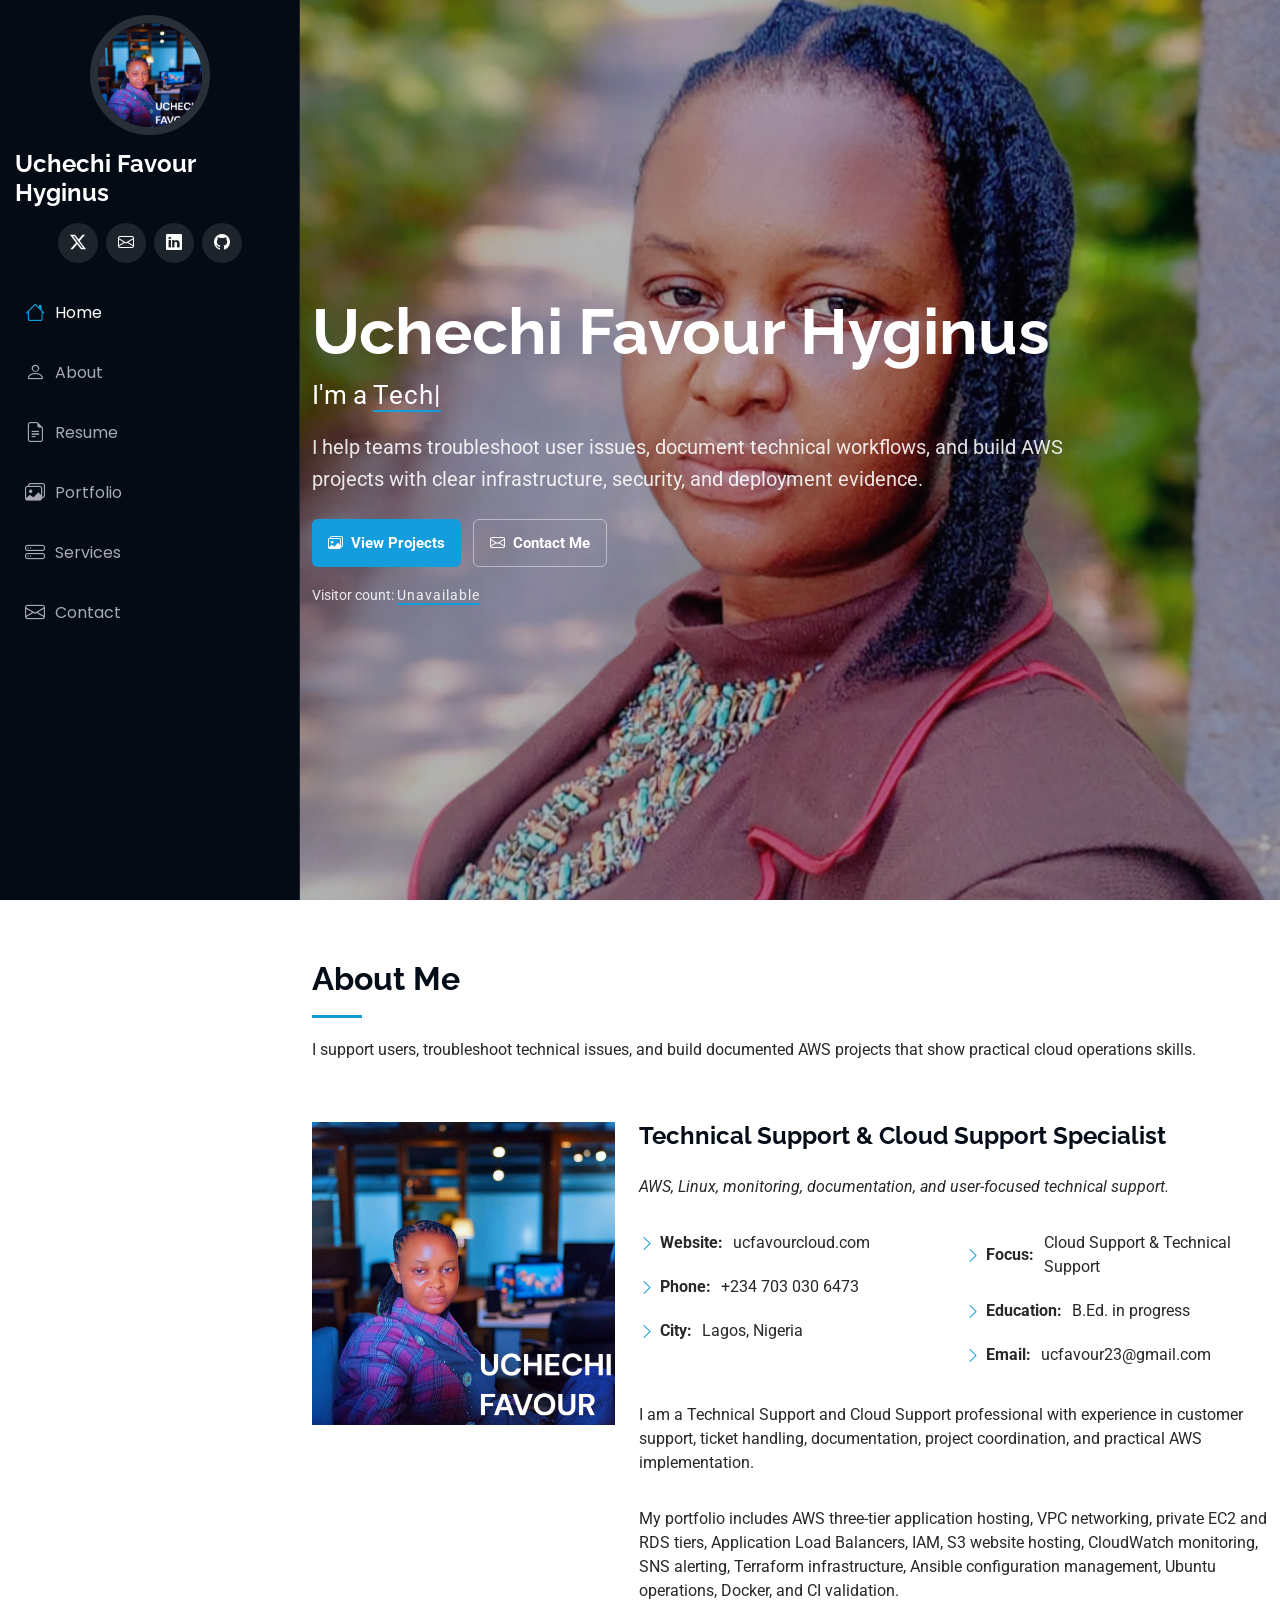
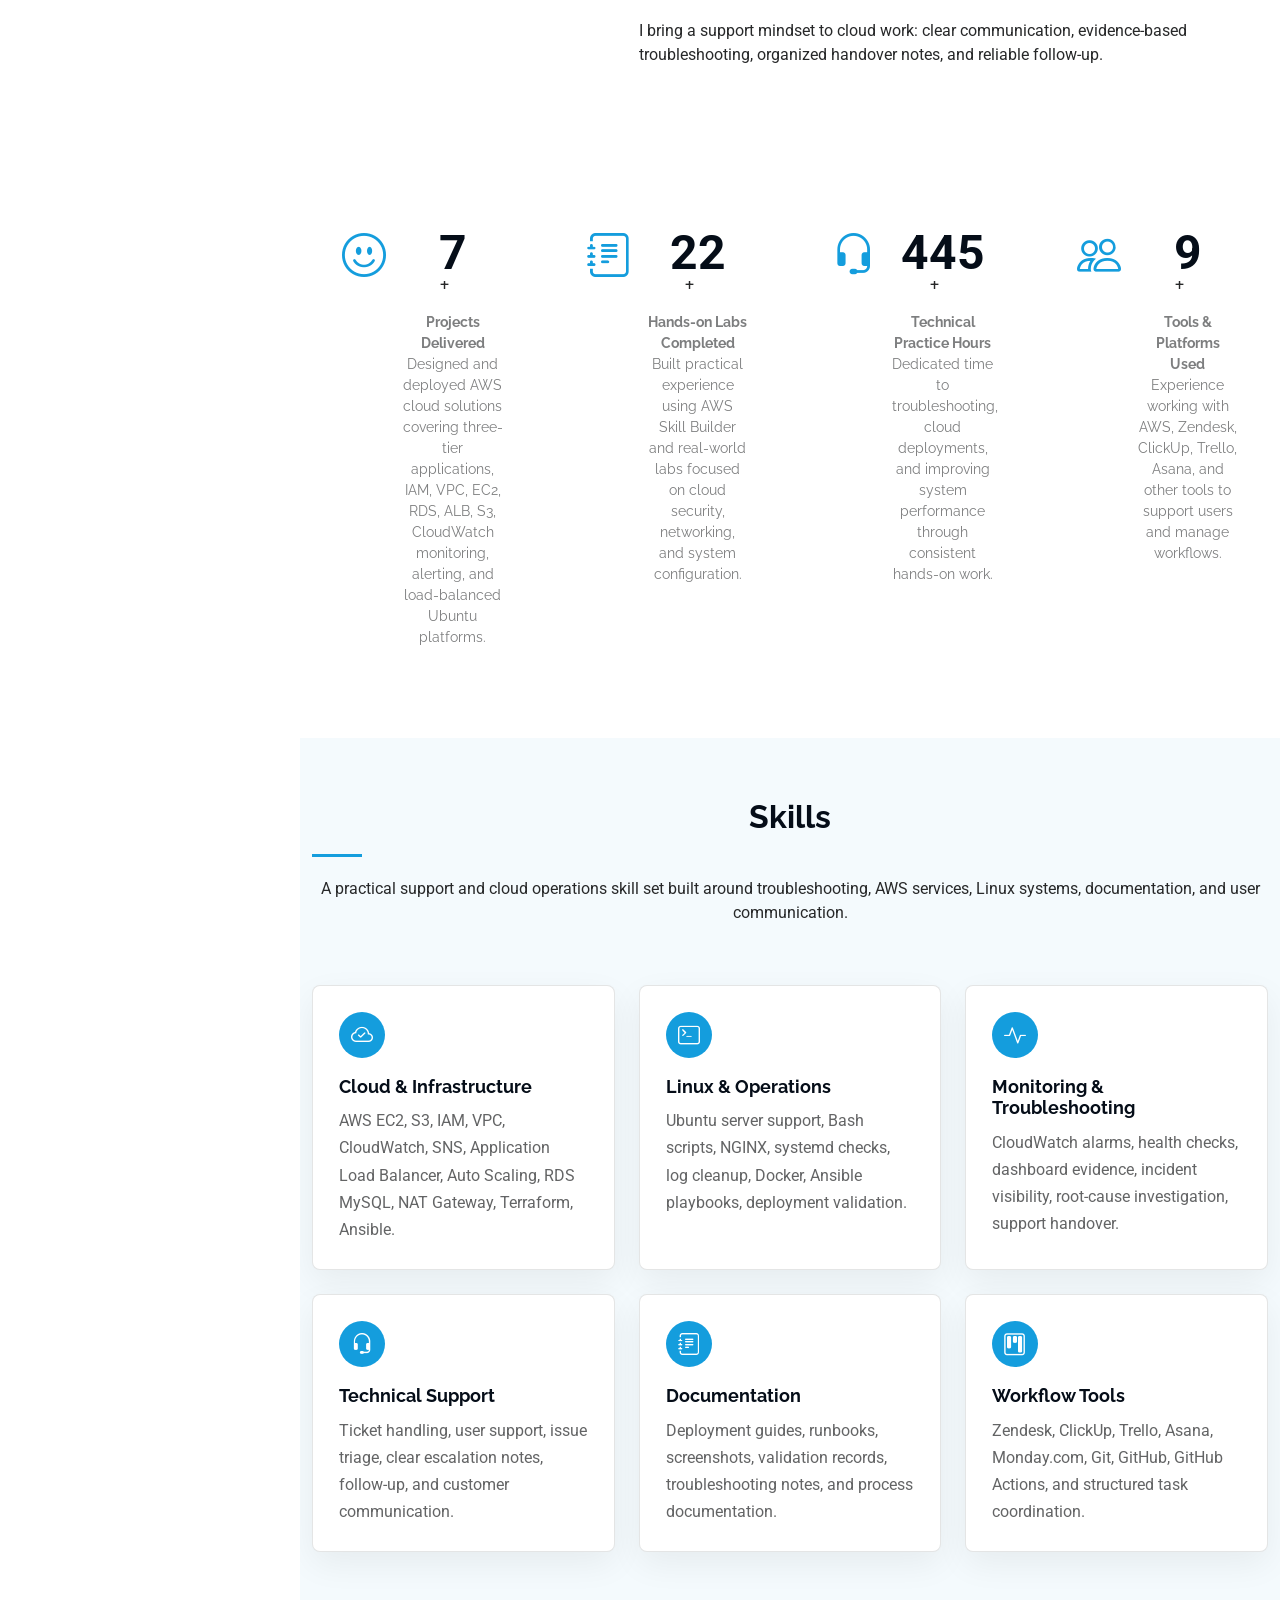
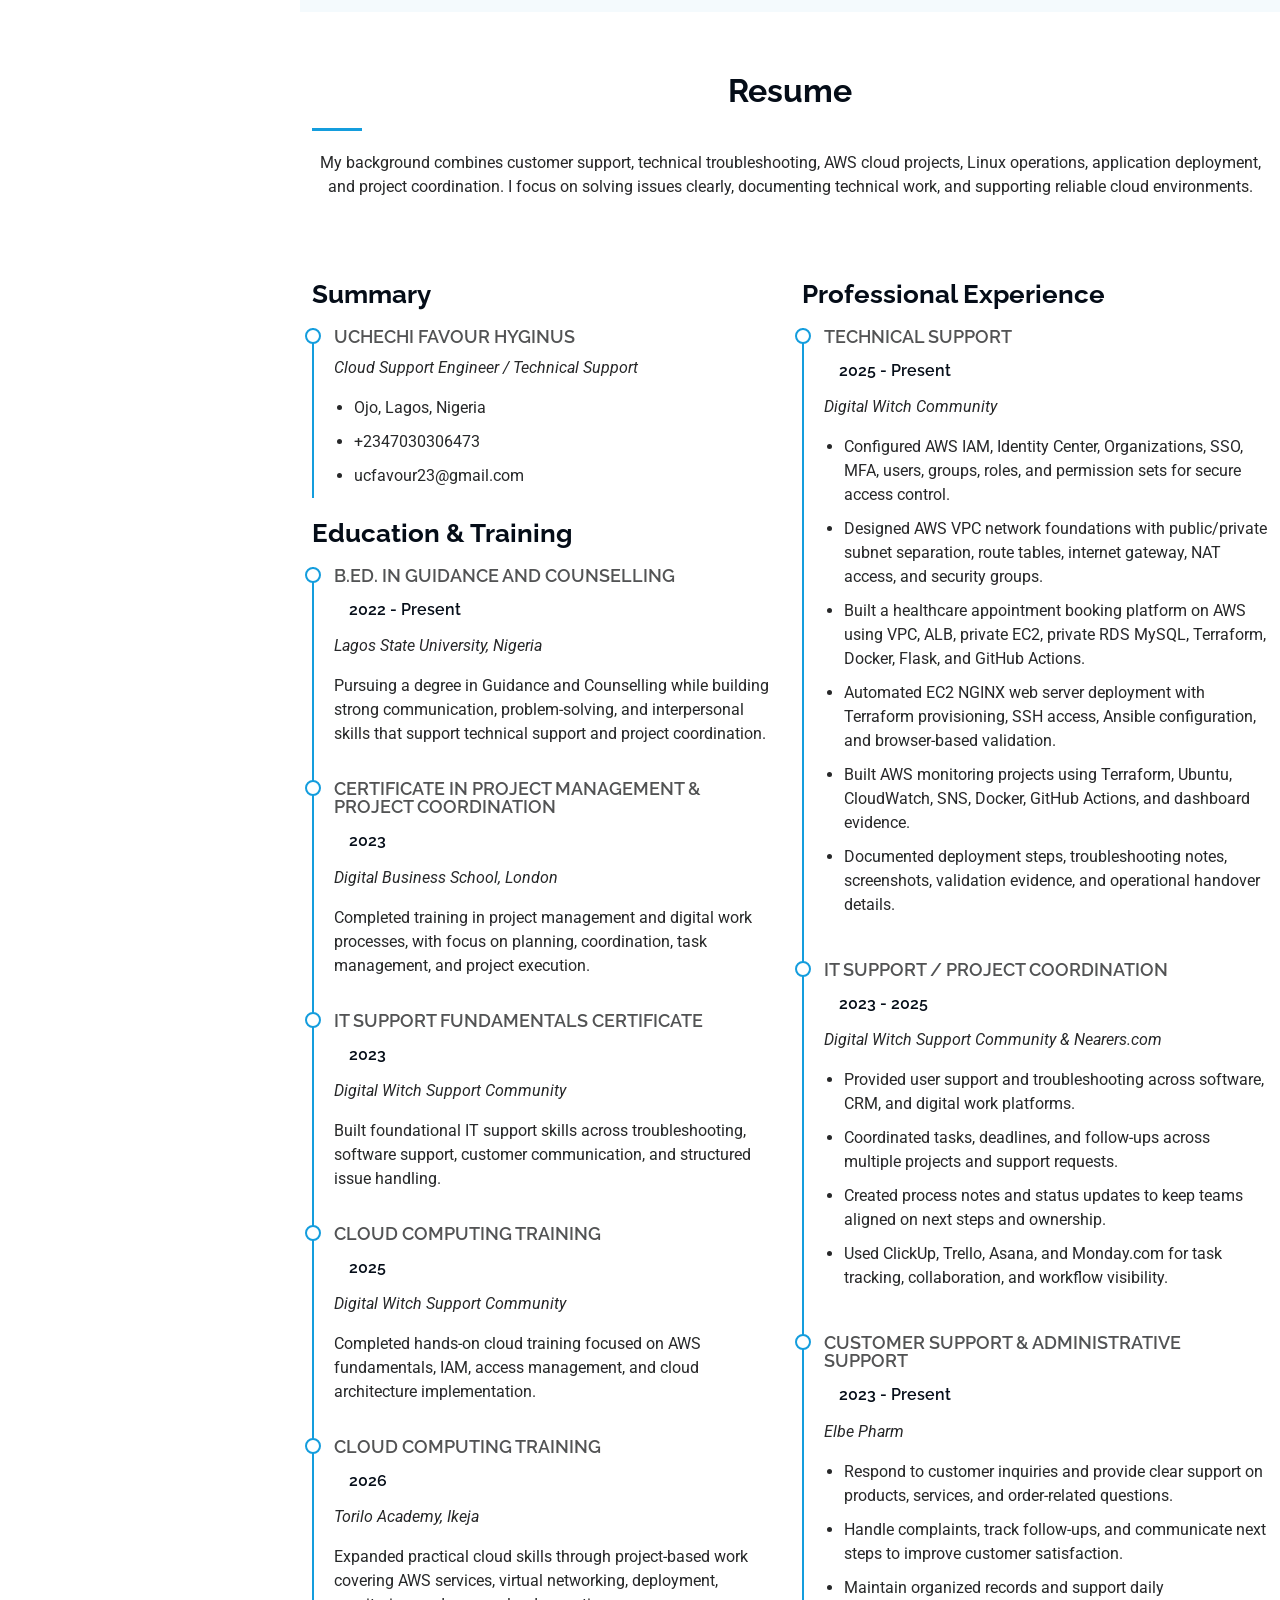
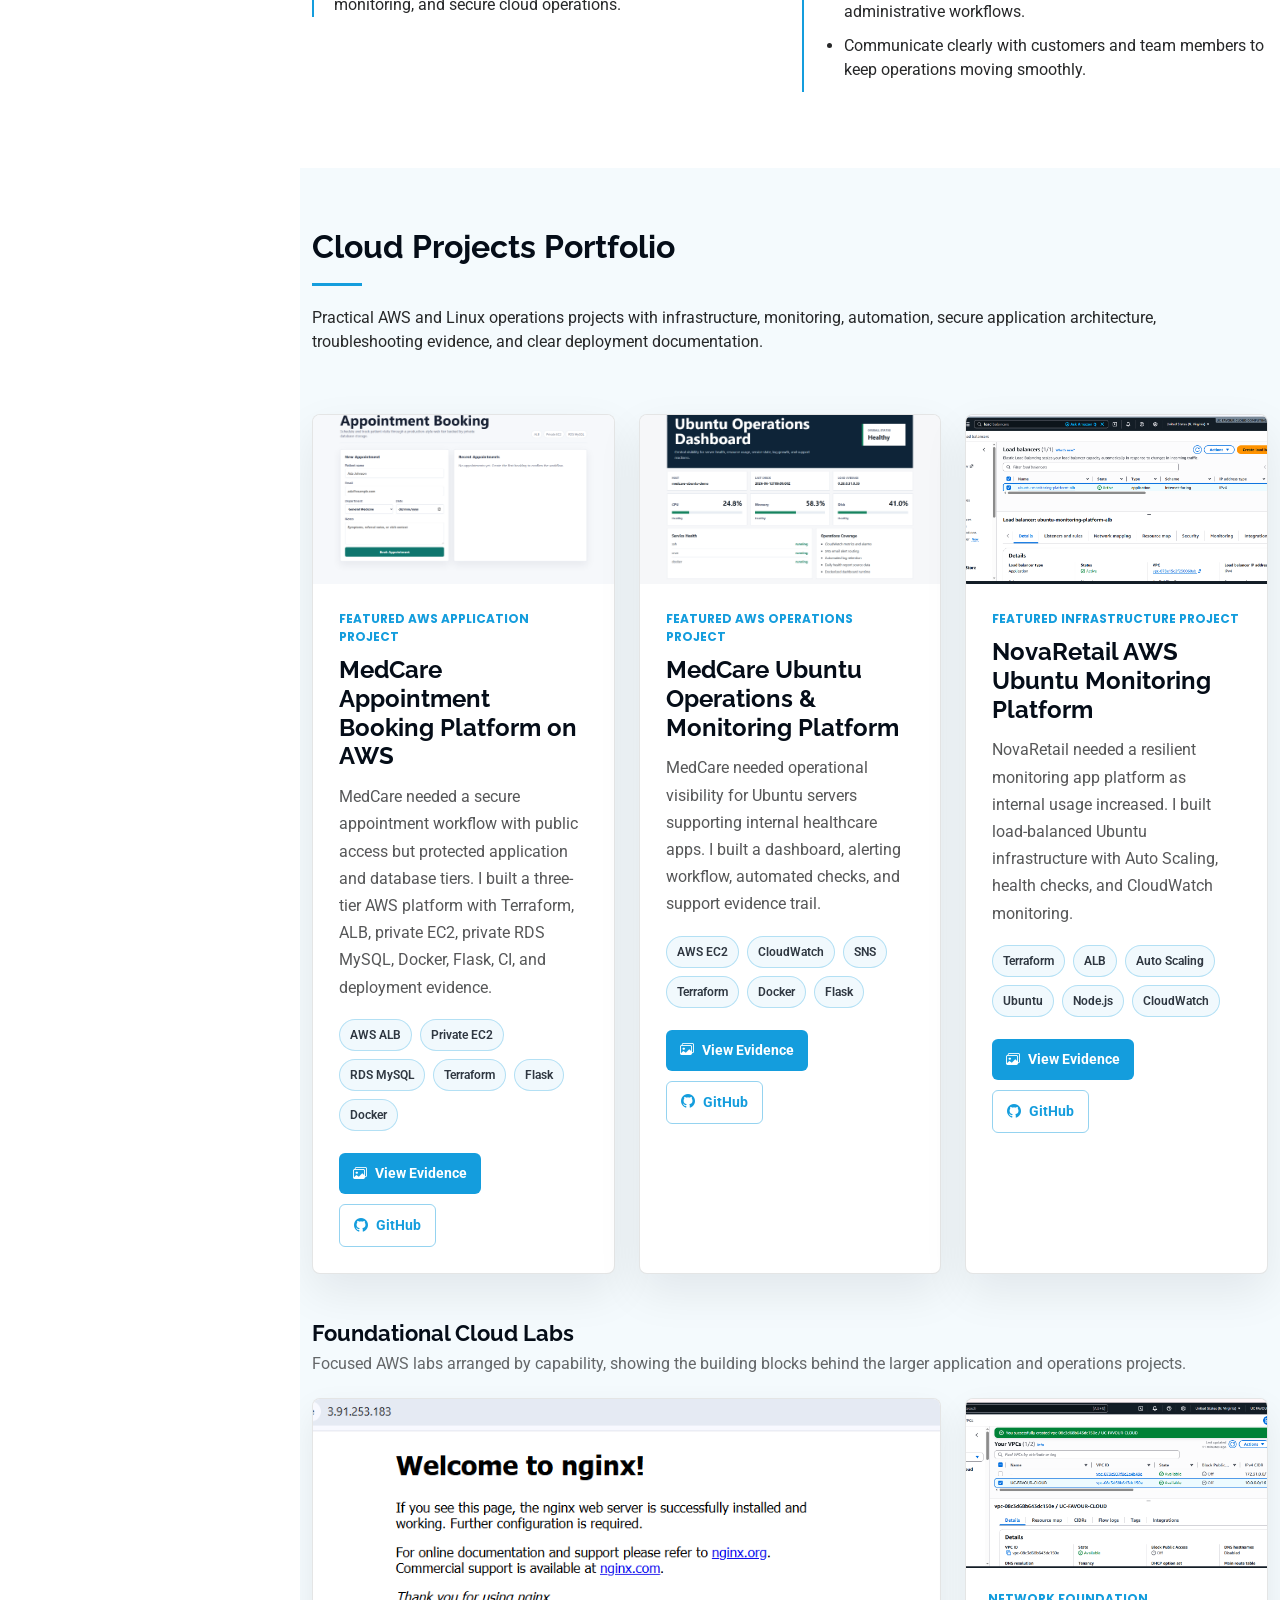
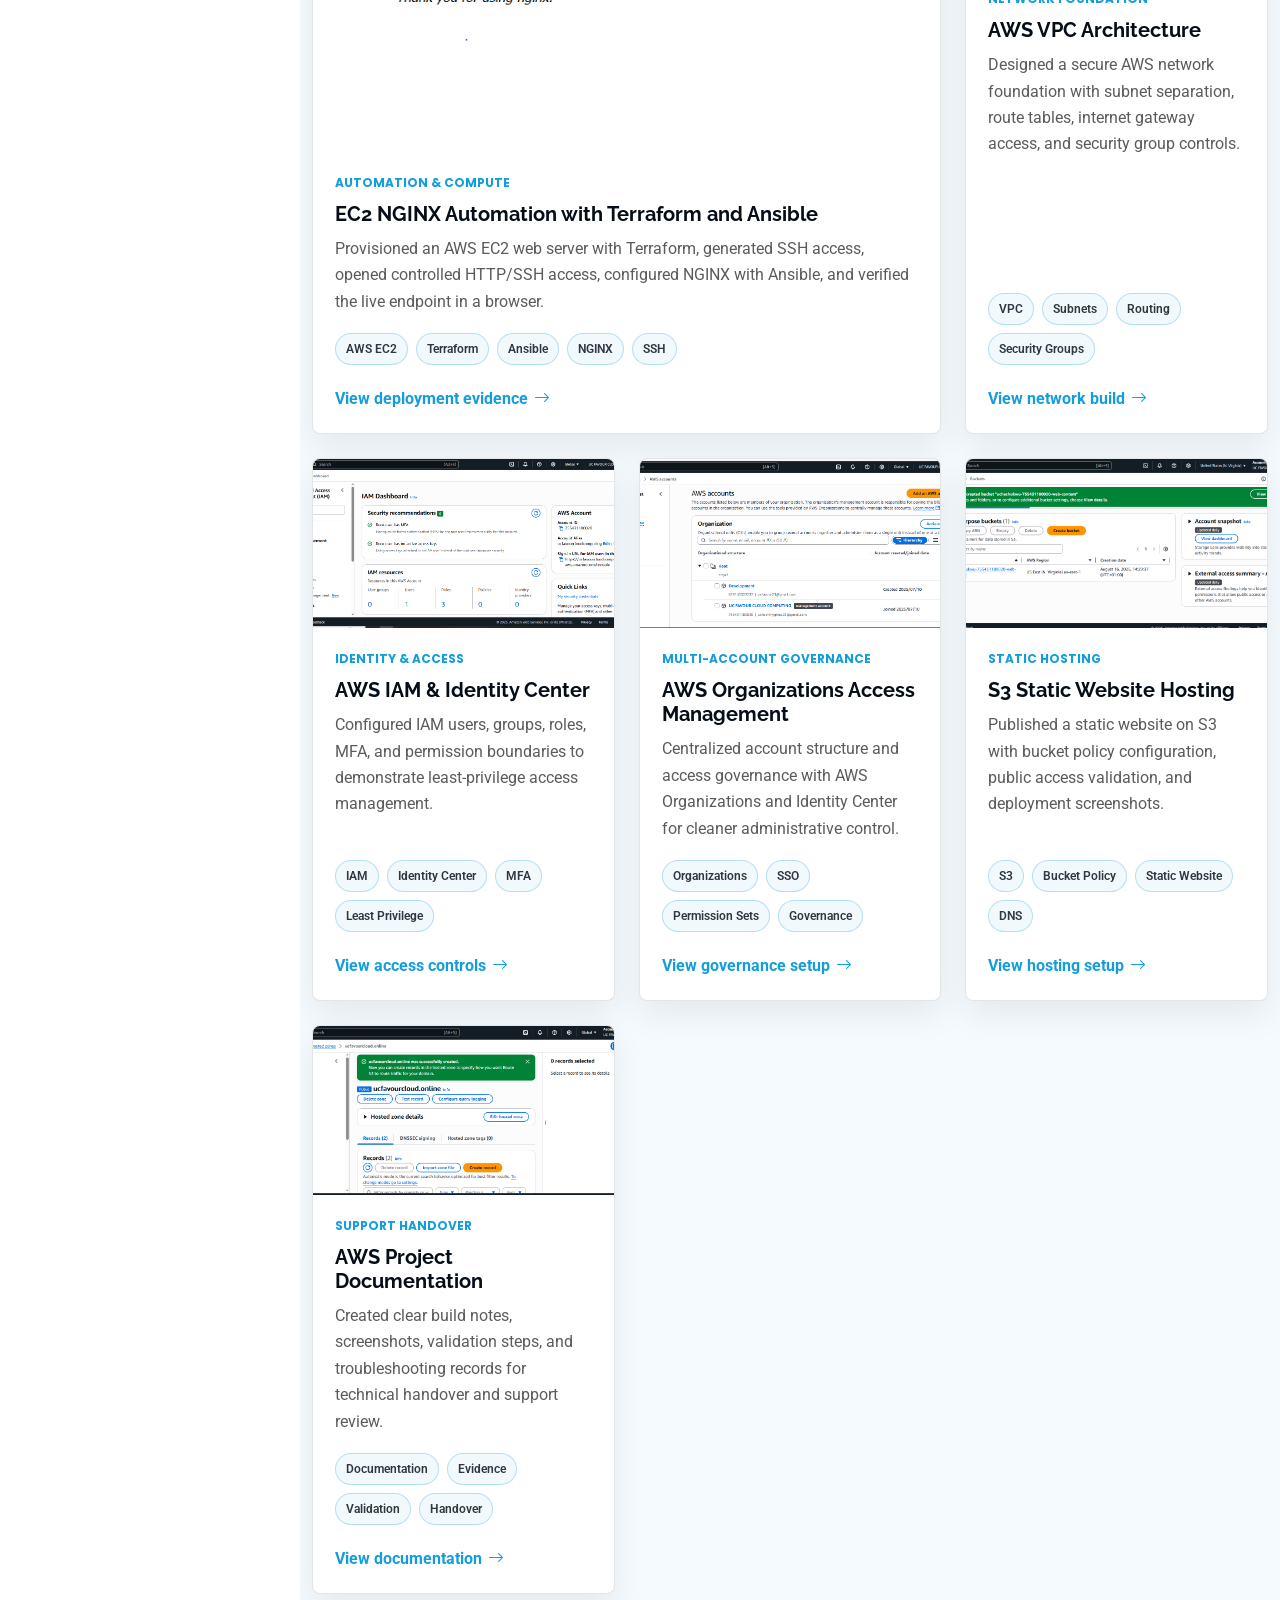
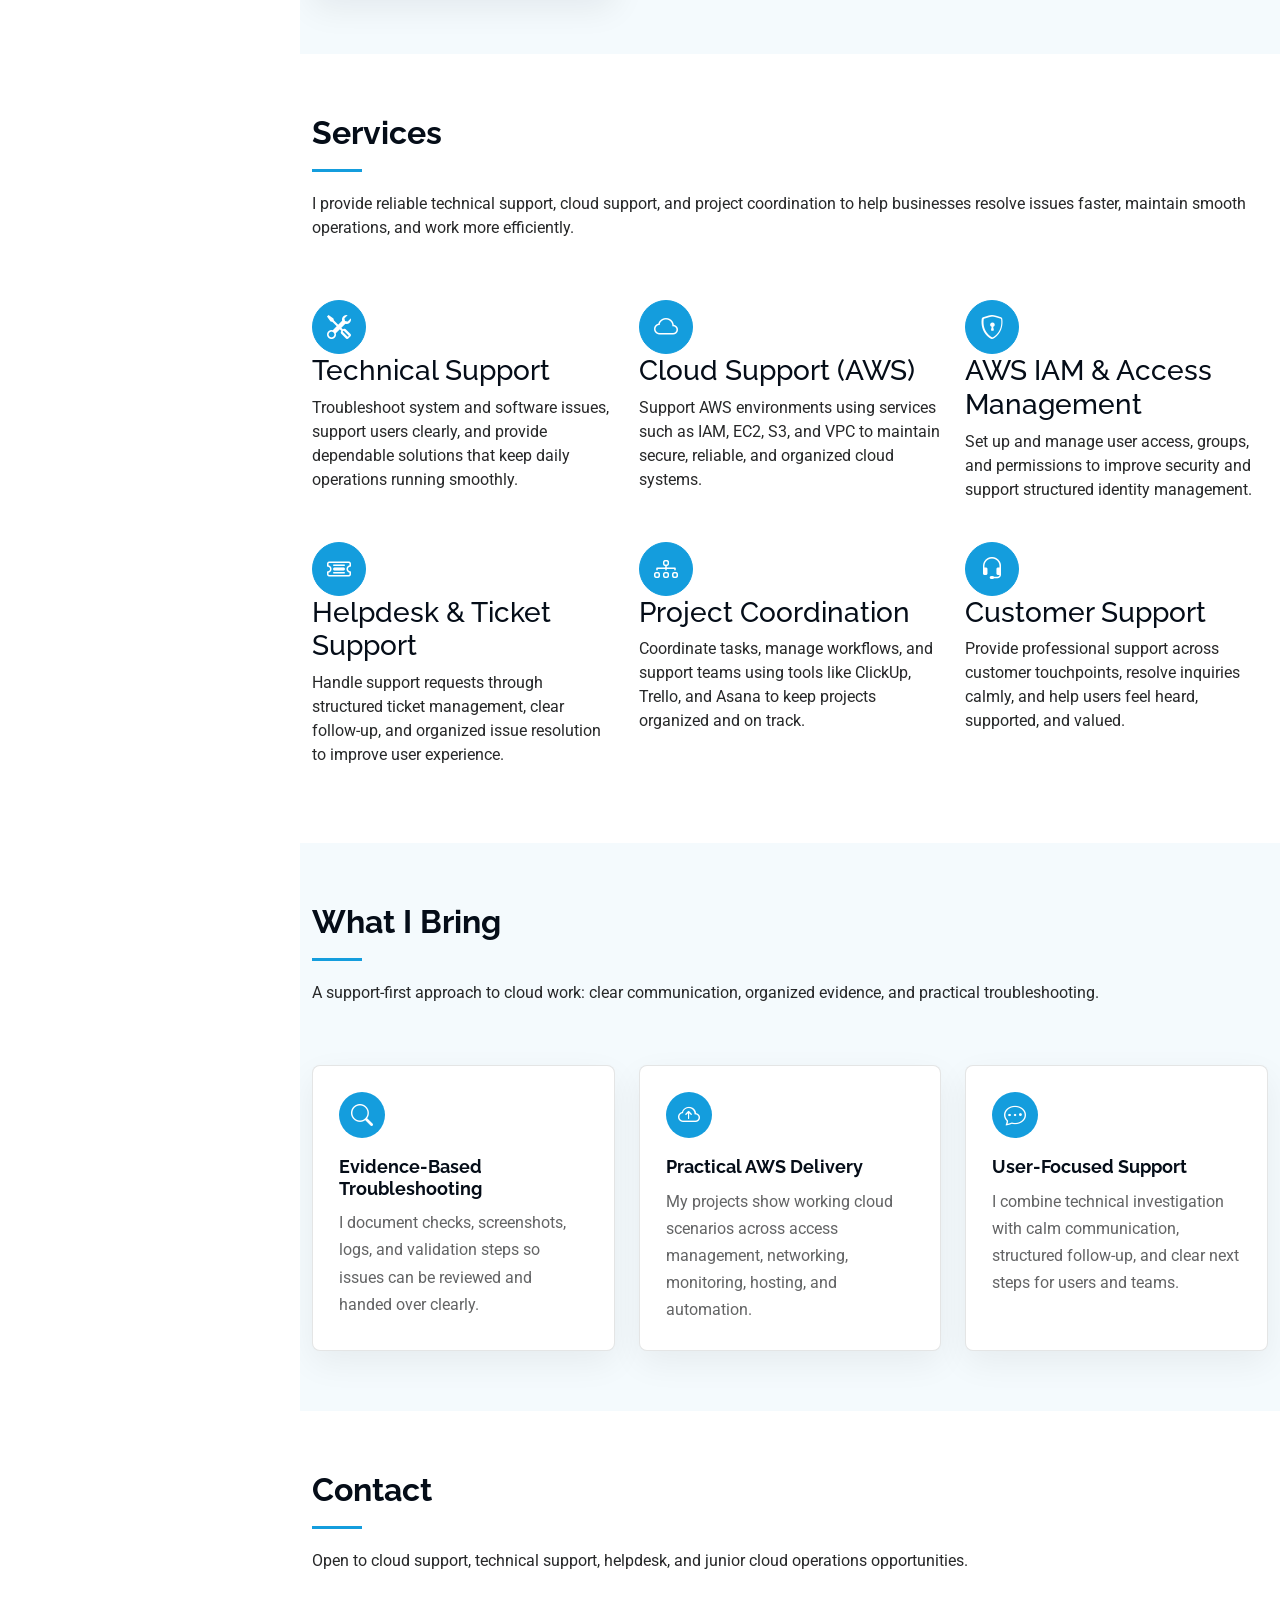
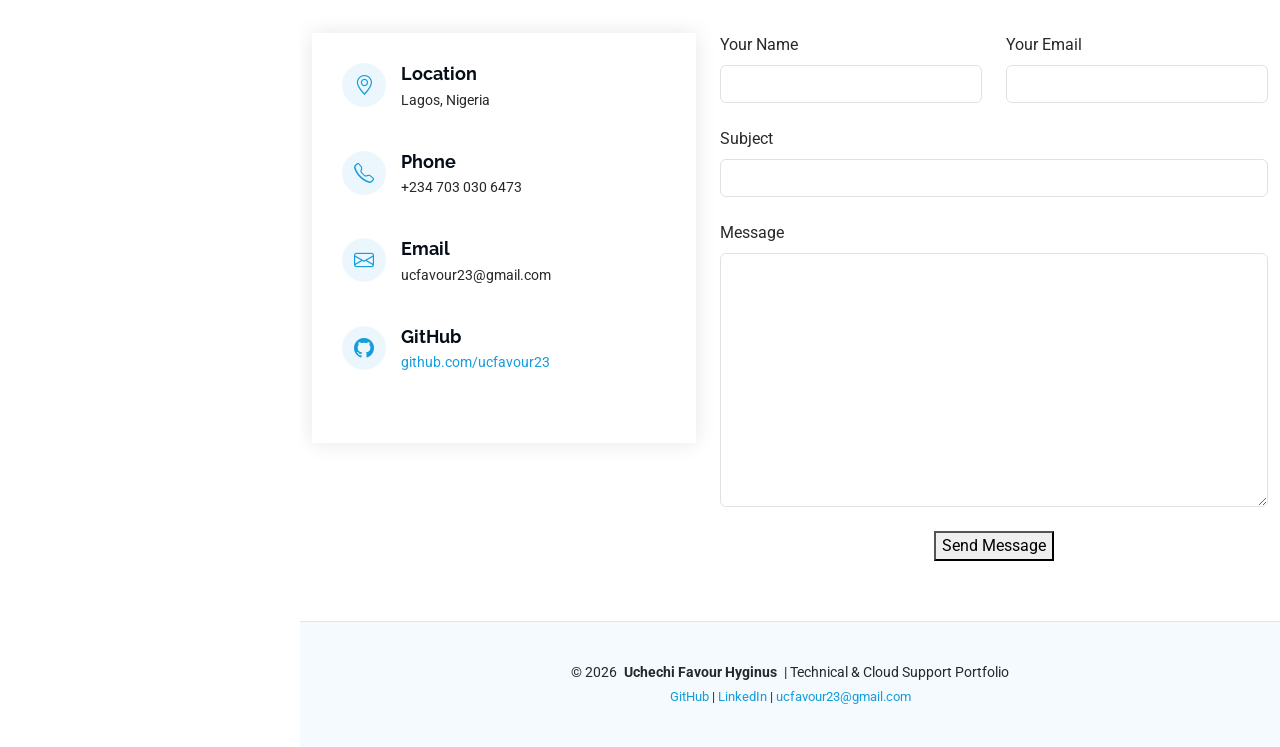
<file: index.html>
<!DOCTYPE html>
<html lang="en">

<head>
  <meta charset="utf-8">
  <meta content="width=device-width, initial-scale=1.0" name="viewport">
  <title>Uchechi Favour Hyginus - Cloud Support & AWS Projects Portfolio</title>
  <meta content="Cloud Support and Technical Support portfolio for Uchechi Favour Hyginus, showcasing AWS three-tier applications, Linux, Terraform, monitoring, documentation, and customer support projects." name="description">
  <meta content="Cloud Support Engineer, Technical Support, AWS, Terraform, Ansible, Flask, RDS, ALB, Linux, CloudWatch, Ubuntu, Portfolio" name="keywords">
 

  <!-- Favicons -->
  <link href="assets/img/favicon.png" rel="icon">
  <link href="assets/img/apple-touch-icon.png" rel="apple-touch-icon">

  <!-- Fonts -->
  <link href="https://fonts.googleapis.com" rel="preconnect">
  <link href="https://fonts.gstatic.com" rel="preconnect" crossorigin>
  <link href="https://fonts.googleapis.com/css2?family=Roboto:ital,wght@0,100;0,300;0,400;0,500;0,700;0,900;1,100;1,300;1,400;1,500;1,700;1,900&family=Poppins:ital,wght@0,100;0,200;0,300;0,400;0,500;0,600;0,700;0,800;0,900;1,100;1,200;1,300;1,400;1,500;1,600;1,700;1,800;1,900&family=Raleway:ital,wght@0,100;0,200;0,300;0,400;0,500;0,600;0,700;0,800;0,900;1,100;1,200;1,300;1,400;1,500;1,600;1,700;1,800;1,900&display=swap" rel="stylesheet">

  <!-- Vendor CSS Files -->
  <link href="assets/vendor/bootstrap/css/bootstrap.min.css" rel="stylesheet">
  <link href="assets/vendor/bootstrap-icons/bootstrap-icons.css" rel="stylesheet">
  <link href="assets/vendor/aos/aos.css" rel="stylesheet">
  <link href="assets/vendor/glightbox/css/glightbox.min.css" rel="stylesheet">
  <link href="assets/vendor/swiper/swiper-bundle.min.css" rel="stylesheet">

  <!-- Main CSS File -->
  <link href="assets/css/main.css" rel="stylesheet">

</head>

<body class="index-page">
  <script>
  fetch('https://9aejkw56c7.execute-api.us-east-1.amazonaws.com/staging/count', {
  method: 'POST'
})
.then(response => response.json())
.then(data => {
  document.getElementById('visitor-count').innerText = data.views;
})
.catch(() => {
  const visitorCount = document.getElementById('visitor-count');
  if (visitorCount) {
    visitorCount.innerText = 'Unavailable';
  }
});
</script>

  <header id="header" class="header dark-background d-flex flex-column">
    <i class="header-toggle d-xl-none bi bi-list"></i>

    <div class="profile-img">
      <img src="assets/img/my-profile-img.jpg" alt="" class="img-fluid rounded-circle">
    </div>

    <a href="index.html" class="logo d-flex align-items-center justify-content-center">
      <!-- Uncomment the line below if you also wish to use an image logo -->
      <!-- <img src="assets/img/logo.png" alt=""> -->
      <h1 class="sitename">Uchechi Favour Hyginus</h1>
       
    </a>

    <div class="social-links text-center">

  <!-- X (Twitter) -->
  <a href="https://x.com/ucfavour23" target="_blank">
    <i class="bi bi-twitter-x"></i>
  </a>

  <!-- Email -->
  <a href="mailto:ucfavour23@gmail.com">
    <i class="bi bi-envelope"></i>
  </a>

  <!-- LinkedIn -->
  <a href="https://linkedin.com/in/uchechifavour" target="_blank">
    <i class="bi bi-linkedin"></i>
  </a>

  <!-- GitHub -->
  <a href="https://github.com/ucfavour23" target="_blank">
    <i class="bi bi-github"></i>
  </a>

</div>

    <nav id="navmenu" class="navmenu">
      <ul>
        <li><a href="#hero" class="active"><i class="bi bi-house navicon"></i>Home</a></li>
        <li><a href="#about"><i class="bi bi-person navicon"></i> About</a></li>
        <li><a href="#resume"><i class="bi bi-file-earmark-text navicon"></i> Resume</a></li>
        <li><a href="#portfolio"><i class="bi bi-images navicon"></i> Portfolio</a></li>
        <li><a href="#services"><i class="bi bi-hdd-stack navicon"></i> Services</a></li>
        <li><a href="#contact"><i class="bi bi-envelope navicon"></i> Contact</a></li>
      </ul>
    </nav>

  </header>

  <main class="main">

    <!-- Hero Section -->
    <section id="hero" class="hero section dark-background">

      <img src="assets/img/hero-bg.jpg" alt="" data-aos="fade-in" class="">

      <div class="container" data-aos="fade-up" data-aos-delay="100">
        <h2>Uchechi Favour Hyginus</h2>
        <p>I'm a <span class="typed" data-typed-items="Technical Support Engineer, Cloud Support Engineer, Linux Operations Specialist, AWS Monitoring Engineer"> </span><span class="typed-cursor typed-cursor--blink" aria-hidden="true"></span><span class="typed-cursor typed-cursor--blink" aria-hidden="true"></span></p>
        <p class="hero-summary">I help teams troubleshoot user issues, document technical workflows, and build AWS projects with clear infrastructure, security, and deployment evidence.</p>
        <div class="hero-actions">
          <a href="#portfolio" class="hero-btn primary"><i class="bi bi-images"></i> View Projects</a>
          <a href="#contact" class="hero-btn secondary"><i class="bi bi-envelope"></i> Contact Me</a>
        </div>
        <p class="visitor-counter">Visitor count: <span id="visitor-count">Loading...</span></p>
      </div>

    </section><!-- /Hero Section -->

    <!-- About Section -->
    <section id="about" class="about section">

      <div class="container section-title" data-aos="fade-up">
        <h2>About Me</h2>
        <p>
          I support users, troubleshoot technical issues, and build documented AWS projects that show practical cloud operations skills.
        </p>
      </div>

      <div class="container" data-aos="fade-up" data-aos-delay="100">
        <div class="row gy-4 justify-content-center">
          <div class="col-lg-4">
            <img src="assets/img/my-profile-img.jpg" class="img-fluid" alt="Uchechi Favour Hyginus">
          </div>
          <div class="col-lg-8 content">
            <h2>Technical Support &amp; Cloud Support Specialist</h2>
            <p class="fst-italic py-3">
              AWS, Linux, monitoring, documentation, and user-focused technical support.
            </p>

            <div class="row">
              <div class="col-lg-6">
                <ul>
                  <li><i class="bi bi-chevron-right"></i> <strong>Website:</strong> <span>ucfavourcloud.com</span></li>
                  <li><i class="bi bi-chevron-right"></i> <strong>Phone:</strong> <span>+234 703 030 6473</span></li>
                  <li><i class="bi bi-chevron-right"></i> <strong>City:</strong> <span>Lagos, Nigeria</span></li>
                </ul>
              </div>
              <div class="col-lg-6">
                <ul>
                  <li><i class="bi bi-chevron-right"></i> <strong>Focus:</strong> <span>Cloud Support &amp; Technical Support</span></li>
                  <li><i class="bi bi-chevron-right"></i> <strong>Education:</strong> <span>B.Ed. in progress</span></li>
                  <li><i class="bi bi-chevron-right"></i> <strong>Email:</strong> <span>ucfavour23@gmail.com</span></li>
                </ul>
              </div>
            </div>

            <p class="py-3">
              I am a Technical Support and Cloud Support professional with experience in customer support, ticket handling, documentation, project coordination, and practical AWS implementation.
            </p>
            <p>
              My portfolio includes AWS three-tier application hosting, VPC networking, private EC2 and RDS tiers, Application Load Balancers, IAM, S3 website hosting, CloudWatch monitoring, SNS alerting, Terraform infrastructure, Ansible configuration management, Ubuntu operations, Docker, and CI validation.
            </p>
            <p>
              I bring a support mindset to cloud work: clear communication, evidence-based troubleshooting, organized handover notes, and reliable follow-up.
            </p>
          </div>
        </div>
      </div>

    </section><!-- /About Section -->

    <!-- Stats Section -->
    <section id="stats" class="stats section">

      <div class="container" data-aos="fade-up" data-aos-delay="100">

        <div class="row gy-4 text-center">

  <!-- Stat 1 -->
  <div class="col-lg-3 col-md-6">
    <div class="stats-item">
      <i class="bi bi-emoji-smile"></i>
      <span class="purecounter" data-purecounter-start="0" data-purecounter-end="8" data-purecounter-duration="2"></span>+
      <p><strong>Projects Delivered</strong><br>
      Designed and deployed AWS cloud solutions covering three-tier applications, IAM, VPC, EC2, RDS, ALB, S3, CloudWatch monitoring, alerting, and load-balanced Ubuntu platforms.</p>
    </div>
  </div>

  <!-- Stat 2 -->
  <div class="col-lg-3 col-md-6">
    <div class="stats-item">
      <i class="bi bi-journal-text"></i>
      <span class="purecounter" data-purecounter-start="0" data-purecounter-end="25" data-purecounter-duration="2"></span>+
      <p><strong>Hands-on Labs Completed</strong><br>
      Built practical experience using AWS Skill Builder and real-world labs focused on cloud security, networking, and system configuration.</p>
    </div>
  </div>

  <!-- Stat 3 -->
  <div class="col-lg-3 col-md-6">
    <div class="stats-item">
      <i class="bi bi-headset"></i>
      <span class="purecounter" data-purecounter-start="0" data-purecounter-end="500" data-purecounter-duration="2"></span>+
      <p><strong>Technical Practice Hours</strong><br>
      Dedicated time to troubleshooting, cloud deployments, and improving system performance through consistent hands-on work.</p>
    </div>
  </div>

  <!-- Stat 4 -->
  <div class="col-lg-3 col-md-6">
    <div class="stats-item">
      <i class="bi bi-people"></i>
      <span class="purecounter" data-purecounter-start="0" data-purecounter-end="10" data-purecounter-duration="2"></span>+
      <p><strong>Tools & Platforms Used</strong><br>
      Experience working with AWS, Zendesk, ClickUp, Trello, Asana, and other tools to support users and manage workflows.</p>
    </div>
  </div>

</div>

      </div>

    </section><!-- /Stats Section -->

    <!-- Skills Section -->
    <section id="skills" class="skills section light-background">
      <div class="container section-title text-center" data-aos="fade-up">
        <h2>Skills</h2>
        <p>
          A practical support and cloud operations skill set built around troubleshooting, AWS services, Linux systems, documentation, and user communication.
        </p>
      </div>

      <div class="container" data-aos="fade-up" data-aos-delay="100">
        <div class="row gy-4 skill-groups">
          <div class="col-lg-4 col-md-6">
            <div class="skill-group h-100">
              <i class="bi bi-cloud-check"></i>
              <h4>Cloud & Infrastructure</h4>
              <p>AWS EC2, S3, IAM, VPC, CloudWatch, SNS, Application Load Balancer, Auto Scaling, RDS MySQL, NAT Gateway, Terraform, Ansible.</p>
            </div>
          </div>

          <div class="col-lg-4 col-md-6">
            <div class="skill-group h-100">
              <i class="bi bi-terminal"></i>
              <h4>Linux & Operations</h4>
              <p>Ubuntu server support, Bash scripts, NGINX, systemd checks, log cleanup, Docker, Ansible playbooks, deployment validation.</p>
            </div>
          </div>

          <div class="col-lg-4 col-md-6">
            <div class="skill-group h-100">
              <i class="bi bi-activity"></i>
              <h4>Monitoring & Troubleshooting</h4>
              <p>CloudWatch alarms, health checks, dashboard evidence, incident visibility, root-cause investigation, support handover.</p>
            </div>
          </div>

          <div class="col-lg-4 col-md-6">
            <div class="skill-group h-100">
              <i class="bi bi-headset"></i>
              <h4>Technical Support</h4>
              <p>Ticket handling, user support, issue triage, clear escalation notes, follow-up, and customer communication.</p>
            </div>
          </div>

          <div class="col-lg-4 col-md-6">
            <div class="skill-group h-100">
              <i class="bi bi-journal-text"></i>
              <h4>Documentation</h4>
              <p>Deployment guides, runbooks, screenshots, validation records, troubleshooting notes, and process documentation.</p>
            </div>
          </div>

          <div class="col-lg-4 col-md-6">
            <div class="skill-group h-100">
              <i class="bi bi-kanban"></i>
              <h4>Workflow Tools</h4>
              <p>Zendesk, ClickUp, Trello, Asana, Monday.com, Git, GitHub, GitHub Actions, and structured task coordination.</p>
            </div>
          </div>
        </div>
      </div>

    </section><!-- /Skills Section -->

    <!-- Resume Section -->
  <section id="resume" class="resume section">

  <!-- Section Title -->
  <div class="container section-title text-center" data-aos="fade-up">
    <h2>Resume</h2>
    <p>
      My background combines customer support, technical troubleshooting, AWS cloud projects, Linux operations, application deployment, and project coordination.
      I focus on solving issues clearly, documenting technical work, and supporting reliable cloud environments.
    </p>
  </div><!-- End Section Title -->

  <div class="container">
    <div class="row">

      <!-- Left Column -->
      <div class="col-lg-6" data-aos="fade-up" data-aos-delay="100">
        <h3 class="resume-title">Summary</h3>

        <div class="resume-item pb-0">
          <h4>Uchechi Favour Hyginus</h4>
          <p><em>Cloud Support Engineer / Technical Support</em></p>
          <ul>
            <li>Ojo, Lagos, Nigeria</li>
            <li>+2347030306473</li>
            <li>ucfavour23@gmail.com</li>
          </ul>
        </div><!-- End Resume Item -->

        <h3 class="resume-title">Education & Training</h3>

        <div class="resume-item">
          <h4>B.Ed. in Guidance and Counselling</h4>
          <h5>2022 - Present</h5>
          <p><em>Lagos State University, Nigeria</em></p>
          <p>
            Pursuing a degree in Guidance and Counselling while building strong communication,
            problem-solving, and interpersonal skills that support technical support and project coordination.
          </p>
        </div><!-- End Resume Item -->

        <div class="resume-item">
          <h4>Certificate in Project Management & Project Coordination</h4>
          <h5>2023</h5>
          <p><em>Digital Business School, London</em></p>
          <p>
            Completed training in project management and digital work processes, with focus on planning,
            coordination, task management, and project execution.
          </p>
        </div><!-- End Resume Item -->

        <div class="resume-item">
          <h4>IT Support Fundamentals Certificate</h4>
          <h5>2023</h5>
          <p><em>Digital Witch Support Community</em></p>
          <p>
            Built foundational IT support skills across troubleshooting, software support, customer communication, and structured issue handling.
          </p>
        </div><!-- End Resume Item -->

        <div class="resume-item">
          <h4>Cloud Computing Training</h4>
          <h5>2025</h5>
          <p><em>Digital Witch Support Community</em></p>
          <p>
            Completed hands-on cloud training focused on AWS fundamentals, IAM, access management, and cloud architecture implementation.
          </p>
        </div><!-- End Resume Item -->

        <div class="resume-item">
          <h4>Cloud Computing Training</h4>
          <h5>2026</h5>
          <p><em>Torilo Academy, Ikeja</em></p>
          <p>
            Expanded practical cloud skills through project-based work covering AWS services, virtual networking, deployment, monitoring, and secure cloud operations.
          </p>
        </div><!-- End Resume Item -->
      </div>

      <!-- Right Column -->
      <div class="col-lg-6" data-aos="fade-up" data-aos-delay="200">
        <h3 class="resume-title">Professional Experience</h3>

        <div class="resume-item">
          <h4>Technical Support</h4>
          <h5>2025 - Present</h5>
          <p><em>Digital Witch Community</em></p>
          <ul>
            <li>Configured AWS IAM, Identity Center, Organizations, SSO, MFA, users, groups, roles, and permission sets for secure access control.</li>
            <li>Designed AWS VPC network foundations with public/private subnet separation, route tables, internet gateway, NAT access, and security groups.</li>
            <li>Built a healthcare appointment booking platform on AWS using VPC, ALB, private EC2, private RDS MySQL, Terraform, Docker, Flask, and GitHub Actions.</li>
            <li>Automated EC2 NGINX web server deployment with Terraform provisioning, SSH access, Ansible configuration, and browser-based validation.</li>
            <li>Built AWS monitoring projects using Terraform, Ubuntu, CloudWatch, SNS, Docker, GitHub Actions, and dashboard evidence.</li>
            <li>Documented deployment steps, troubleshooting notes, screenshots, validation evidence, and operational handover details.</li>
          </ul>
        </div><!-- End Resume Item -->

        <div class="resume-item">
          <h4>IT Support / Project Coordination</h4>
          <h5>2023 - 2025</h5>
          <p><em>Digital Witch Support Community & Nearers.com</em></p>
          <ul>
            <li>Provided user support and troubleshooting across software, CRM, and digital work platforms.</li>
            <li>Coordinated tasks, deadlines, and follow-ups across multiple projects and support requests.</li>
            <li>Created process notes and status updates to keep teams aligned on next steps and ownership.</li>
            <li>Used ClickUp, Trello, Asana, and Monday.com for task tracking, collaboration, and workflow visibility.</li>
          </ul>
        </div><!-- End Resume Item -->

        <div class="resume-item">
          <h4>Customer Support & Administrative Support</h4>
          <h5>2023 - Present</h5>
          <p><em>Elbe Pharm</em></p>
          <ul>
            <li>Respond to customer inquiries and provide clear support on products, services, and order-related questions.</li>
            <li>Handle complaints, track follow-ups, and communicate next steps to improve customer satisfaction.</li>
            <li>Maintain organized records and support daily administrative workflows.</li>
            <li>Communicate clearly with customers and team members to keep operations moving smoothly.</li>
          </ul>
        </div><!-- End Resume Item -->
      </div>

    </div>
  </div>

</section><!-- /Resume Section -->

    <!-- Portfolio Section -->
    <section id="portfolio" class="portfolio section light-background">

      <div class="container section-title" data-aos="fade-up">
        <h2>Cloud Projects Portfolio</h2>
        <p>
          Practical AWS and Linux operations projects with infrastructure, monitoring, automation,
          secure application architecture, troubleshooting evidence, and clear deployment documentation.
        </p>
      </div>

      <div class="container">
        <div class="featured-projects row gy-4" data-aos="fade-up" data-aos-delay="100">

          <div class="col-lg-4">
            <article class="featured-project-card h-100">
              <a href="medcare-appointment-booking-platform.html" class="featured-project-image">
                <img src="assets/img/portfolio/medcare-appointment-booking-platform/app-local.png" alt="MedCare appointment booking platform dashboard screenshot">
              </a>
              <div class="featured-project-body">
                <div class="project-eyebrow">Featured AWS Application Project</div>
                <h3>MedCare Appointment Booking Platform on AWS</h3>
                <p>
                  MedCare needed a secure appointment workflow with public access but protected application and database tiers.
                  I built a three-tier AWS platform with Terraform, ALB, private EC2, private RDS MySQL, Docker, Flask, CI, and deployment evidence.
                </p>
                <div class="project-tags">
                  <span>AWS ALB</span><span>Private EC2</span><span>RDS MySQL</span><span>Terraform</span><span>Flask</span><span>Docker</span>
                </div>
                <div class="project-actions">
                  <a href="medcare-appointment-booking-platform.html" class="btn-project"><i class="bi bi-images"></i> View Evidence</a>
                  <a href="https://github.com/ucfavour23/medcare-appointment-booking-platform-on-aws" target="_blank" class="btn-project-outline"><i class="bi bi-github"></i> GitHub</a>
                </div>
              </div>
            </article>
          </div>

          <div class="col-lg-4">
            <article class="featured-project-card h-100">
              <a href="medcare-ubuntu-ops-monitoring.html" class="featured-project-image">
                <img src="assets/img/portfolio/medcare-ubuntu-ops-monitoring/dashboard-local.png" alt="MedCare Ubuntu operations dashboard screenshot">
              </a>
              <div class="featured-project-body">
                <div class="project-eyebrow">Featured AWS Operations Project</div>
                <h3>MedCare Ubuntu Operations & Monitoring Platform</h3>
                <p>
                  MedCare needed operational visibility for Ubuntu servers supporting internal healthcare apps.
                  I built a dashboard, alerting workflow, automated checks, and support evidence trail.
                </p>
                <div class="project-tags">
                  <span>AWS EC2</span><span>CloudWatch</span><span>SNS</span><span>Terraform</span><span>Docker</span><span>Flask</span>
                </div>
                <div class="project-actions">
                  <a href="medcare-ubuntu-ops-monitoring.html" class="btn-project"><i class="bi bi-images"></i> View Evidence</a>
                  <a href="https://github.com/ucfavour23/medcare-ubuntu-ops-monitoring" target="_blank" class="btn-project-outline"><i class="bi bi-github"></i> GitHub</a>
                </div>
              </div>
            </article>
          </div>

          <div class="col-lg-4">
            <article class="featured-project-card h-100">
              <a href="aws-ubuntu-monitoring-platform.html" class="featured-project-image">
                <img src="assets/img/portfolio/aws-ubuntu-monitoring-platform/Load-Balancer.png" alt="AWS Ubuntu monitoring platform load balancer screenshot">
              </a>
              <div class="featured-project-body">
                <div class="project-eyebrow">Featured Infrastructure Project</div>
                <h3>NovaRetail AWS Ubuntu Monitoring Platform</h3>
                <p>
                  NovaRetail needed a resilient monitoring app platform as internal usage increased.
                  I built load-balanced Ubuntu infrastructure with Auto Scaling, health checks, and CloudWatch monitoring.
                </p>
                <div class="project-tags">
                  <span>Terraform</span><span>ALB</span><span>Auto Scaling</span><span>Ubuntu</span><span>Node.js</span><span>CloudWatch</span>
                </div>
                <div class="project-actions">
                  <a href="aws-ubuntu-monitoring-platform.html" class="btn-project"><i class="bi bi-images"></i> View Evidence</a>
                  <a href="https://github.com/ucfavour23/aws-ubuntu-monitoring-platform" target="_blank" class="btn-project-outline"><i class="bi bi-github"></i> GitHub</a>
                </div>
              </div>
            </article>
          </div>

        </div>

        <div class="section-subtitle" data-aos="fade-up" data-aos-delay="150">
          <h3>Foundational Cloud Labs</h3>
          <p>Focused AWS labs arranged by capability, showing the building blocks behind the larger application and operations projects.</p>
        </div>

        <div class="lab-capability-grid" data-aos="fade-up" data-aos-delay="180">
          <article class="lab-card lab-card-featured">
            <a href="ec2-nginx-project.html" class="lab-card-image">
              <img src="assets/img/portfolio/nginx-webserver-successfully-deployed.png" alt="EC2 NGINX Terraform and Ansible deployment evidence">
            </a>
            <div class="lab-card-body">
              <div class="project-eyebrow">Automation & Compute</div>
              <h4>EC2 NGINX Automation with Terraform and Ansible</h4>
              <p>
                Provisioned an AWS EC2 web server with Terraform, generated SSH access, opened controlled HTTP/SSH access, configured NGINX with Ansible, and verified the live endpoint in a browser.
              </p>
              <div class="project-tags">
                <span>AWS EC2</span><span>Terraform</span><span>Ansible</span><span>NGINX</span><span>SSH</span>
              </div>
              <a href="ec2-nginx-project.html" class="lab-link">View deployment evidence <i class="bi bi-arrow-right"></i></a>
            </div>
          </article>

          <article class="lab-card">
            <a href="vpc-project.html" class="lab-card-image">
              <img src="assets/img/portfolio/VPC CREATED.PNG" alt="AWS VPC architecture project screenshot">
            </a>
            <div class="lab-card-body">
              <div class="project-eyebrow">Network Foundation</div>
              <h4>AWS VPC Architecture</h4>
              <p>Designed a secure AWS network foundation with subnet separation, route tables, internet gateway access, and security group controls.</p>
              <div class="project-tags">
                <span>VPC</span><span>Subnets</span><span>Routing</span><span>Security Groups</span>
              </div>
              <a href="vpc-project.html" class="lab-link">View network build <i class="bi bi-arrow-right"></i></a>
            </div>
          </article>

          <article class="lab-card">
            <a href="iam-project.html" class="lab-card-image">
              <img src="assets/img/portfolio/app-2.jpg" alt="AWS IAM dashboard access control screenshot">
            </a>
            <div class="lab-card-body">
              <div class="project-eyebrow">Identity & Access</div>
              <h4>AWS IAM & Identity Center</h4>
              <p>Configured IAM users, groups, roles, MFA, and permission boundaries to demonstrate least-privilege access management.</p>
              <div class="project-tags">
                <span>IAM</span><span>Identity Center</span><span>MFA</span><span>Least Privilege</span>
              </div>
              <a href="iam-project.html" class="lab-link">View access controls <i class="bi bi-arrow-right"></i></a>
            </div>
          </article>

          <article class="lab-card">
            <a href="organization-access-management.html" class="lab-card-image">
              <img src="assets/img/portfolio/app-1.jpg" alt="AWS Organizations account governance screenshot">
            </a>
            <div class="lab-card-body">
              <div class="project-eyebrow">Multi-Account Governance</div>
              <h4>AWS Organizations Access Management</h4>
              <p>Centralized account structure and access governance with AWS Organizations and Identity Center for cleaner administrative control.</p>
              <div class="project-tags">
                <span>Organizations</span><span>SSO</span><span>Permission Sets</span><span>Governance</span>
              </div>
              <a href="organization-access-management.html" class="lab-link">View governance setup <i class="bi bi-arrow-right"></i></a>
            </div>
          </article>

          <article class="lab-card">
            <a href="s3-website.html" class="lab-card-image">
              <img src="assets/img/portfolio/S3 Bucket created.PNG" alt="AWS S3 static website hosting screenshot">
            </a>
            <div class="lab-card-body">
              <div class="project-eyebrow">Static Hosting</div>
              <h4>S3 Static Website Hosting</h4>
              <p>Published a static website on S3 with bucket policy configuration, public access validation, and deployment screenshots.</p>
              <div class="project-tags">
                <span>S3</span><span>Bucket Policy</span><span>Static Website</span><span>DNS</span>
              </div>
              <a href="s3-website.html" class="lab-link">View hosting setup <i class="bi bi-arrow-right"></i></a>
            </div>
          </article>

          <article class="lab-card">
            <a href="project-documentation.html" class="lab-card-image">
              <img src="assets/img/portfolio/books-1.jpg" alt="AWS project documentation screenshot">
            </a>
            <div class="lab-card-body">
              <div class="project-eyebrow">Support Handover</div>
              <h4>AWS Project Documentation</h4>
              <p>Created clear build notes, screenshots, validation steps, and troubleshooting records for technical handover and support review.</p>
              <div class="project-tags">
                <span>Documentation</span><span>Evidence</span><span>Validation</span><span>Handover</span>
              </div>
              <a href="project-documentation.html" class="lab-link">View documentation <i class="bi bi-arrow-right"></i></a>
            </div>
          </article>
        </div>
      </div>

    </section><!-- /Portfolio Section -->

    <!-- Services Section -->
   <section id="services" class="services section">

  <div class="container section-title" data-aos="fade-up">
    <h2>Services</h2>
    <p>
      I provide reliable technical support, cloud support, and project coordination to help businesses resolve issues faster, maintain smooth operations, and work more efficiently.
    </p>
  </div>

  <div class="container">

    <div class="row gy-4">

      <div class="col-lg-4 col-md-6" data-aos="fade-up" data-aos-delay="100">
        <div class="service-item position-relative">
          <div class="icon">
            <i class="bi bi-tools"></i>
          </div>
          <h3>Technical Support</h3>
          <p>
            Troubleshoot system and software issues, support users clearly, and provide dependable solutions that keep daily operations running smoothly.
          </p>
        </div>
      </div>

      <div class="col-lg-4 col-md-6" data-aos="fade-up" data-aos-delay="200">
        <div class="service-item position-relative">
          <div class="icon">
            <i class="bi bi-cloud"></i>
          </div>
          <h3>Cloud Support (AWS)</h3>
          <p>
            Support AWS environments using services such as IAM, EC2, S3, and VPC to maintain secure, reliable, and organized cloud systems.
          </p>
        </div>
      </div>

      <div class="col-lg-4 col-md-6" data-aos="fade-up" data-aos-delay="300">
        <div class="service-item position-relative">
          <div class="icon">
            <i class="bi bi-shield-lock"></i>
          </div>
          <h3>AWS IAM & Access Management</h3>
          <p>
            Set up and manage user access, groups, and permissions to improve security and support structured identity management.
          </p>
        </div>
      </div>

      <div class="col-lg-4 col-md-6" data-aos="fade-up" data-aos-delay="400">
        <div class="service-item position-relative">
          <div class="icon">
            <i class="bi bi-ticket-detailed"></i>
          </div>
          <h3>Helpdesk & Ticket Support</h3>
          <p>
            Handle support requests through structured ticket management, clear follow-up, and organized issue resolution to improve user experience.
          </p>
        </div>
      </div>

      <div class="col-lg-4 col-md-6" data-aos="fade-up" data-aos-delay="500">
        <div class="service-item position-relative">
          <div class="icon">
            <i class="bi bi-diagram-3"></i>
          </div>
          <h3>Project Coordination</h3>
          <p>
            Coordinate tasks, manage workflows, and support teams using tools like ClickUp, Trello, and Asana to keep projects organized and on track.
          </p>
        </div>
      </div>

      <div class="col-lg-4 col-md-6" data-aos="fade-up" data-aos-delay="600">
        <div class="service-item position-relative">
          <div class="icon">
            <i class="bi bi-headset"></i>
          </div>
          <h3>Customer Support</h3>
          <p>
            Provide professional support across customer touchpoints, resolve inquiries calmly, and help users feel heard, supported, and valued.
          </p>
        </div>
      </div>

    </div>

  </div>

</section><!-- /Services Section -->

    <!-- Recruiter Value Section -->
    <section id="recruiter-value" class="recruiter-value section light-background">
      <div class="container section-title" data-aos="fade-up">
        <h2>What I Bring</h2>
        <p>
          A support-first approach to cloud work: clear communication, organized evidence, and practical troubleshooting.
        </p>
      </div>

      <div class="container" data-aos="fade-up" data-aos-delay="100">
        <div class="row gy-4">
          <div class="col-lg-4 col-md-6">
            <div class="value-item h-100">
              <i class="bi bi-search"></i>
              <h3>Evidence-Based Troubleshooting</h3>
              <p>I document checks, screenshots, logs, and validation steps so issues can be reviewed and handed over clearly.</p>
            </div>
          </div>

          <div class="col-lg-4 col-md-6">
            <div class="value-item h-100">
              <i class="bi bi-cloud-arrow-up"></i>
              <h3>Practical AWS Delivery</h3>
              <p>My projects show working cloud scenarios across access management, networking, monitoring, hosting, and automation.</p>
            </div>
          </div>

          <div class="col-lg-4 col-md-6">
            <div class="value-item h-100">
              <i class="bi bi-chat-dots"></i>
              <h3>User-Focused Support</h3>
              <p>I combine technical investigation with calm communication, structured follow-up, and clear next steps for users and teams.</p>
            </div>
          </div>
        </div>
      </div>
    </section><!-- /Recruiter Value Section -->

    <!-- Contact Section -->
    <section id="contact" class="contact section">

      <div class="container section-title" data-aos="fade-up">
        <h2>Contact</h2>
        <p>Open to cloud support, technical support, helpdesk, and junior cloud operations opportunities.</p>
      </div>

      <div class="container" data-aos="fade-up" data-aos-delay="100">
        <div class="row gy-4">

          <div class="col-lg-5">
            <div class="info-wrap">
              <div class="info-item d-flex" data-aos="fade-up" data-aos-delay="200">
                <i class="bi bi-geo-alt flex-shrink-0"></i>
                <div>
                  <h3>Location</h3>
                  <p>Lagos, Nigeria</p>
                </div>
              </div>

              <div class="info-item d-flex" data-aos="fade-up" data-aos-delay="300">
                <i class="bi bi-telephone flex-shrink-0"></i>
                <div>
                  <h3>Phone</h3>
                  <p>+234 703 030 6473</p>
                </div>
              </div>

              <div class="info-item d-flex" data-aos="fade-up" data-aos-delay="400">
                <i class="bi bi-envelope flex-shrink-0"></i>
                <div>
                  <h3>Email</h3>
                  <p>ucfavour23@gmail.com</p>
                </div>
              </div>

              <div class="info-item d-flex" data-aos="fade-up" data-aos-delay="500">
                <i class="bi bi-github flex-shrink-0"></i>
                <div>
                  <h3>GitHub</h3>
                  <p><a href="https://github.com/ucfavour23" target="_blank">github.com/ucfavour23</a></p>
                </div>
              </div>
            </div>
          </div>

          <div class="col-lg-7">
            <form action="https://formspree.io/f/xwvwwdwp" method="post" data-aos="fade-up" data-aos-delay="200">
              <div class="row gy-4">
                <div class="col-md-6">
                  <label for="name-field" class="pb-2">Your Name</label>
                  <input type="text" name="name" id="name-field" class="form-control" required>
                </div>

                <div class="col-md-6">
                  <label for="email-field" class="pb-2">Your Email</label>
                  <input type="email" class="form-control" name="email" id="email-field" required>
                </div>

                <div class="col-md-12">
                  <label for="subject-field" class="pb-2">Subject</label>
                  <input type="text" class="form-control" name="subject" id="subject-field" required>
                </div>

                <div class="col-md-12">
                  <label for="message-field" class="pb-2">Message</label>
                  <textarea class="form-control" name="message" rows="10" id="message-field" required></textarea>
                </div>

                <div class="col-md-12 text-center">
                  <button type="submit">Send Message</button>
                </div>
              </div>
            </form>
          </div>

        </div>
      </div>

    </section><!-- /Contact Section -->

  </main>

  <footer id="footer" class="footer position-relative light-background">
    <div class="container">
      <div class="copyright text-center ">
        <p>&copy; 2026 <strong class="px-1 sitename">Uchechi Favour Hyginus</strong> <span> | Technical & Cloud Support Portfolio</span></p>
      </div>
      <div class="credits">
        <a href="https://github.com/ucfavour23" target="_blank">GitHub</a> |
        <a href="https://linkedin.com/in/uchechifavour" target="_blank">LinkedIn</a> |
        <a href="mailto:ucfavour23@gmail.com">ucfavour23@gmail.com</a>
      </div>

    </div>
  </footer>

  <!-- Scroll Top -->
  <a href="#" id="scroll-top" class="scroll-top d-flex align-items-center justify-content-center"><i class="bi bi-arrow-up-short"></i></a>

  <!-- Preloader -->
  <div id="preloader"></div>

  <!-- Vendor JS Files -->
  <script src="assets/vendor/bootstrap/js/bootstrap.bundle.min.js"></script>
  <script src="assets/vendor/php-email-form/validate.js"></script>
  <script src="assets/vendor/aos/aos.js"></script>
  <script src="assets/vendor/typed.js/typed.umd.js"></script>
  <script src="assets/vendor/purecounter/purecounter_vanilla.js"></script>
  <script src="assets/vendor/waypoints/noframework.waypoints.js"></script>
  <script src="assets/vendor/glightbox/js/glightbox.min.js"></script>
  <script src="assets/vendor/imagesloaded/imagesloaded.pkgd.min.js"></script>
  <script src="assets/vendor/isotope-layout/isotope.pkgd.min.js"></script>
  <script src="assets/vendor/swiper/swiper-bundle.min.js"></script>

  <!-- Main JS File -->
  <script src="assets/js/main.js"></script>
</body>

</html>
</file>
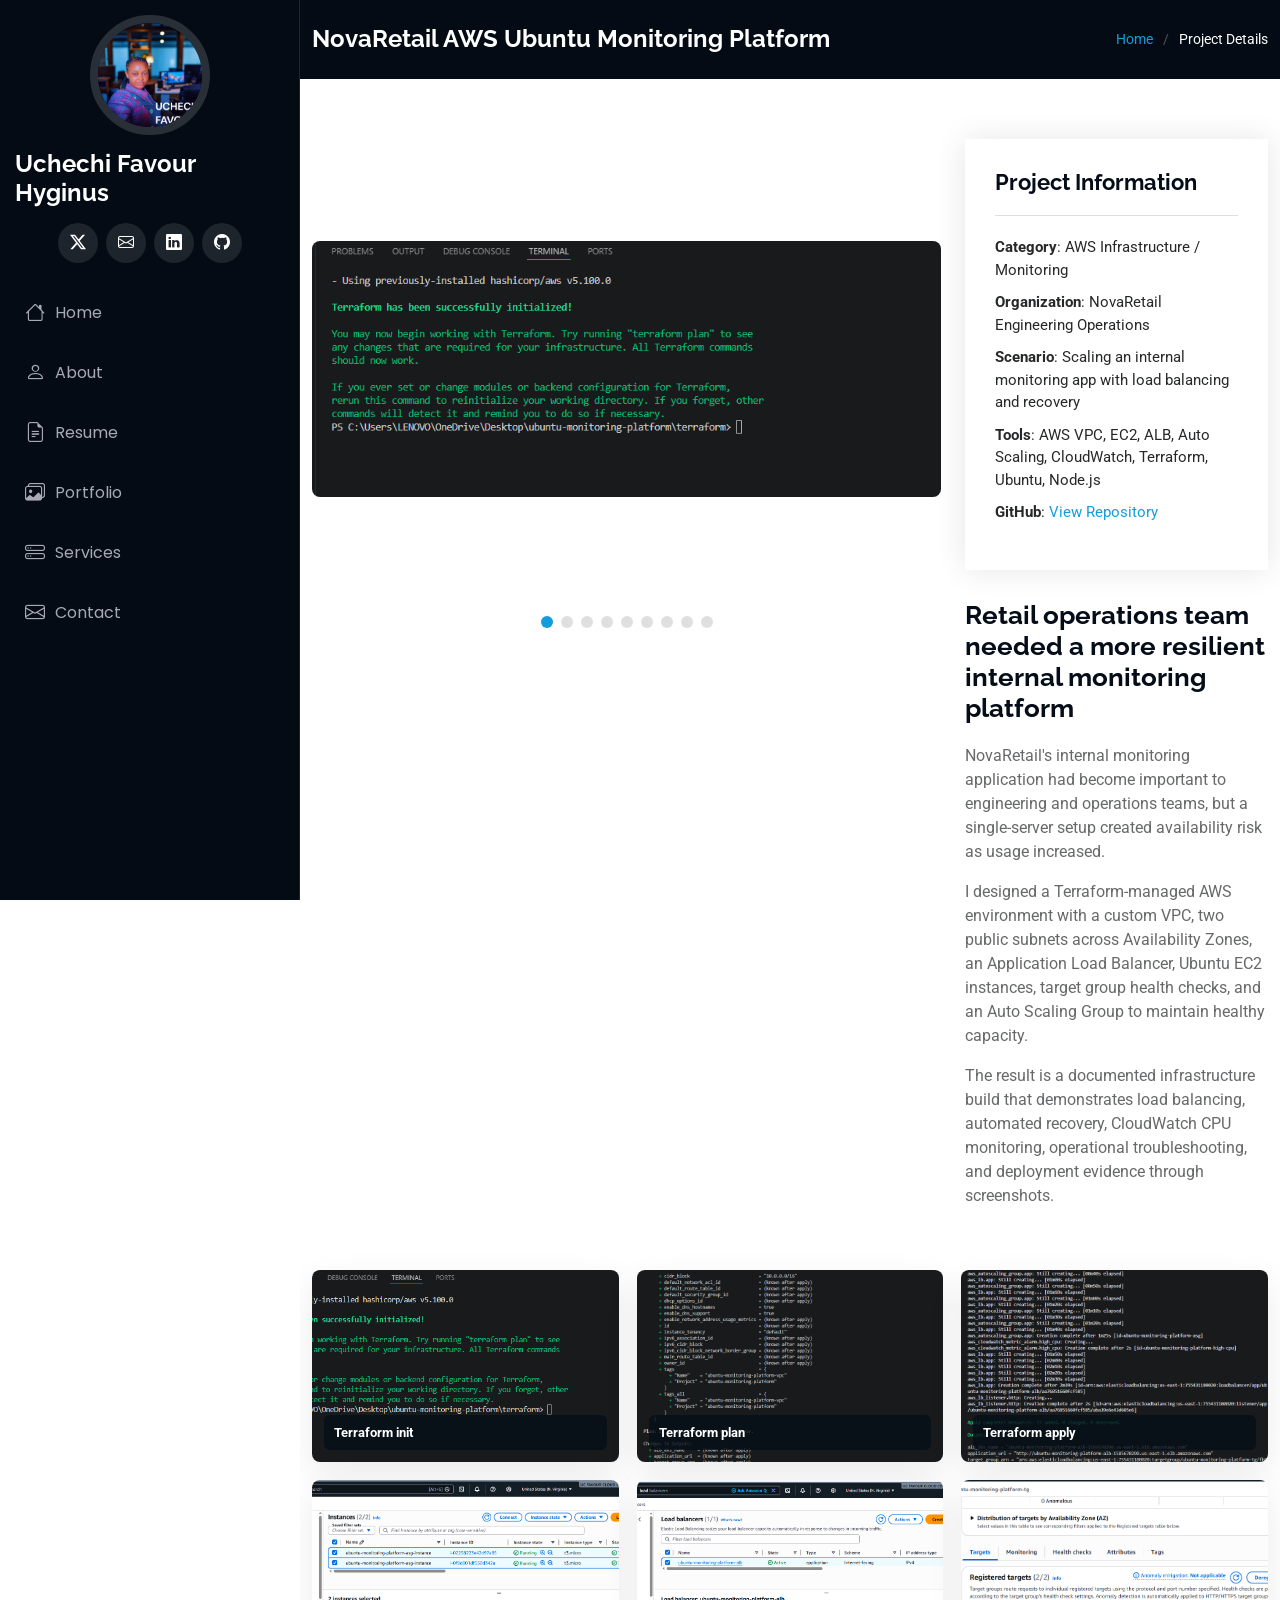
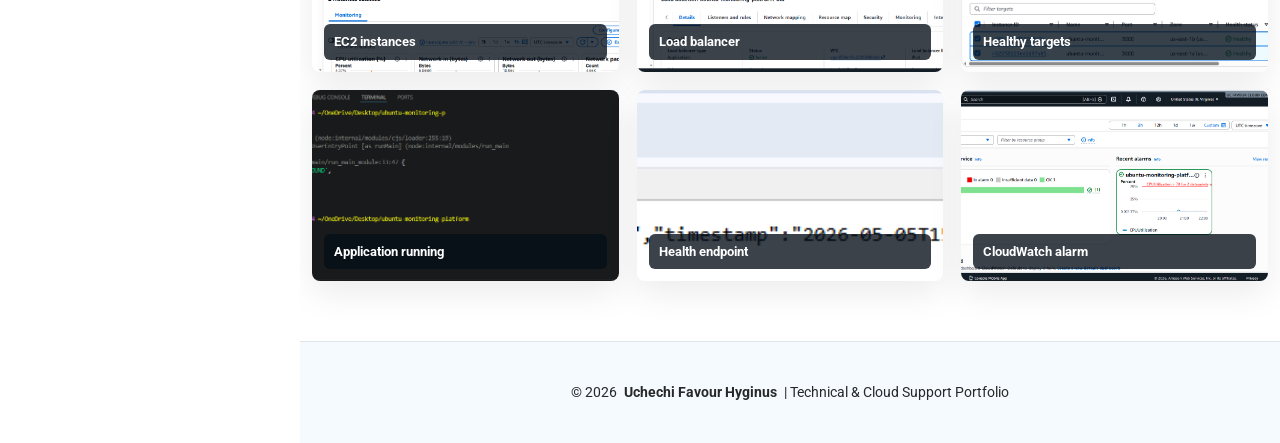
<file: aws-ubuntu-monitoring-platform.html>
<!DOCTYPE html>
<html lang="en">

<head>
  <meta charset="utf-8">
  <meta content="width=device-width, initial-scale=1.0" name="viewport">
  <title>NovaRetail AWS Ubuntu Monitoring Platform - UC Favour Hyginus</title>
  <meta content="Terraform AWS monitoring infrastructure with VPC, ALB, Auto Scaling, Ubuntu EC2, health checks, and CloudWatch." name="description">
  <meta content="AWS, Terraform, Ubuntu, ALB, Auto Scaling, CloudWatch, VPC" name="keywords">

  <link href="assets/img/favicon.png" rel="icon">
  <link href="assets/img/apple-touch-icon.png" rel="apple-touch-icon">
  <link href="https://fonts.googleapis.com" rel="preconnect">
  <link href="https://fonts.gstatic.com" rel="preconnect" crossorigin>
  <link href="https://fonts.googleapis.com/css2?family=Roboto:wght@300;400;500;700&family=Poppins:wght@300;400;500;600;700&family=Raleway:wght@500;600;700&display=swap" rel="stylesheet">
  <link href="assets/vendor/bootstrap/css/bootstrap.min.css" rel="stylesheet">
  <link href="assets/vendor/bootstrap-icons/bootstrap-icons.css" rel="stylesheet">
  <link href="assets/vendor/aos/aos.css" rel="stylesheet">
  <link href="assets/vendor/glightbox/css/glightbox.min.css" rel="stylesheet">
  <link href="assets/vendor/swiper/swiper-bundle.min.css" rel="stylesheet">
  <link href="assets/css/main.css" rel="stylesheet">
</head>

<body class="portfolio-details-page">

  <header id="header" class="header dark-background d-flex flex-column">
    <i class="header-toggle d-xl-none bi bi-list"></i>
    <div class="profile-img">
      <img src="assets/img/my-profile-img.jpg" alt="Uchechi Favour Hyginus" class="img-fluid rounded-circle">
    </div>
    <a href="index.html" class="logo d-flex align-items-center justify-content-center">
      <h1 class="sitename">Uchechi Favour Hyginus</h1>
    </a>
    <div class="social-links text-center">
      <a href="https://x.com/ucfavour23" target="_blank"><i class="bi bi-twitter-x"></i></a>
      <a href="mailto:ucfavour23@gmail.com"><i class="bi bi-envelope"></i></a>
      <a href="https://linkedin.com/in/uchechifavour" target="_blank"><i class="bi bi-linkedin"></i></a>
      <a href="https://github.com/ucfavour23" target="_blank"><i class="bi bi-github"></i></a>
    </div>
    <nav id="navmenu" class="navmenu">
      <ul>
        <li><a href="index.html#hero"><i class="bi bi-house navicon"></i>Home</a></li>
        <li><a href="index.html#about"><i class="bi bi-person navicon"></i> About</a></li>
        <li><a href="index.html#resume"><i class="bi bi-file-earmark-text navicon"></i> Resume</a></li>
        <li><a href="index.html#portfolio"><i class="bi bi-images navicon"></i> Portfolio</a></li>
        <li><a href="index.html#services"><i class="bi bi-hdd-stack navicon"></i> Services</a></li>
        <li><a href="index.html#contact"><i class="bi bi-envelope navicon"></i> Contact</a></li>
      </ul>
    </nav>
  </header>

  <main class="main">
    <div class="page-title dark-background">
      <div class="container d-lg-flex justify-content-between align-items-center">
        <h1 class="mb-2 mb-lg-0">NovaRetail AWS Ubuntu Monitoring Platform</h1>
        <nav class="breadcrumbs">
          <ol>
            <li><a href="index.html">Home</a></li>
            <li class="current">Project Details</li>
          </ol>
        </nav>
      </div>
    </div>

    <section id="portfolio-details" class="portfolio-details section">
      <div class="container" data-aos="fade-up" data-aos-delay="100">
        <div class="row gy-4">
          <div class="col-lg-8">
            <div class="portfolio-details-slider swiper init-swiper">
              <script type="application/json" class="swiper-config">
                {
                  "loop": true,
                  "speed": 600,
                  "autoplay": { "delay": 5000 },
                  "slidesPerView": "auto",
                  "pagination": { "el": ".swiper-pagination", "type": "bullets", "clickable": true }
                }
              </script>
              <div class="swiper-wrapper align-items-center">
                <div class="swiper-slide"><img src="assets/img/portfolio/aws-ubuntu-monitoring-platform/terraform-init-success.png" alt="Terraform init success"></div>
                <div class="swiper-slide"><img src="assets/img/portfolio/aws-ubuntu-monitoring-platform/terraform-plan-success.png" alt="Terraform plan success"></div>
                <div class="swiper-slide"><img src="assets/img/portfolio/aws-ubuntu-monitoring-platform/terraform-apply-success.png" alt="Terraform apply success"></div>
                <div class="swiper-slide"><img src="assets/img/portfolio/aws-ubuntu-monitoring-platform/two-EC2-instance created.png" alt="Two EC2 instances created"></div>
                <div class="swiper-slide"><img src="assets/img/portfolio/aws-ubuntu-monitoring-platform/Load-Balancer.png" alt="Application Load Balancer"></div>
                <div class="swiper-slide"><img src="assets/img/portfolio/aws-ubuntu-monitoring-platform/Healthy-target-group.png" alt="Healthy target group"></div>
                <div class="swiper-slide"><img src="assets/img/portfolio/aws-ubuntu-monitoring-platform/application-running.png" alt="Monitoring application running"></div>
                <div class="swiper-slide"><img src="assets/img/portfolio/aws-ubuntu-monitoring-platform/Sreenshots-health-endpoint.png" alt="Health endpoint"></div>
                <div class="swiper-slide"><img src="assets/img/portfolio/aws-ubuntu-monitoring-platform/CloudWatch-Alarm.png" alt="CloudWatch CPU alarm"></div>
              </div>
              <div class="swiper-pagination"></div>
            </div>
          </div>

          <div class="col-lg-4">
            <div class="portfolio-info" data-aos="fade-up" data-aos-delay="200">
              <h3>Project Information</h3>
              <ul>
                <li><strong>Category</strong>: AWS Infrastructure / Monitoring</li>
                <li><strong>Organization</strong>: NovaRetail Engineering Operations</li>
                <li><strong>Scenario</strong>: Scaling an internal monitoring app with load balancing and recovery</li>
                <li><strong>Tools</strong>: AWS VPC, EC2, ALB, Auto Scaling, CloudWatch, Terraform, Ubuntu, Node.js</li>
                <li><strong>GitHub</strong>: <a href="https://github.com/ucfavour23/aws-ubuntu-monitoring-platform" target="_blank">View Repository</a></li>
              </ul>
            </div>
            <div class="portfolio-description" data-aos="fade-up" data-aos-delay="300">
              <h2>Retail operations team needed a more resilient internal monitoring platform</h2>
              <p>
                NovaRetail's internal monitoring application had become important to engineering and operations teams, but a single-server setup created availability risk as usage increased.
              </p>
              <p>
                I designed a Terraform-managed AWS environment with a custom VPC, two public subnets across Availability Zones, an Application Load Balancer, Ubuntu EC2 instances, target group health checks, and an Auto Scaling Group to maintain healthy capacity.
              </p>
              <p>
                The result is a documented infrastructure build that demonstrates load balancing, automated recovery, CloudWatch CPU monitoring, operational troubleshooting, and deployment evidence through screenshots.
              </p>
            </div>
          </div>
        </div>

        <div class="evidence-grid" data-aos="fade-up" data-aos-delay="150">
          <a href="assets/img/portfolio/aws-ubuntu-monitoring-platform/terraform-init-success.png" class="glightbox" data-gallery="aws-monitoring-evidence"><img src="assets/img/portfolio/aws-ubuntu-monitoring-platform/terraform-init-success.png" alt="Terraform init"><span>Terraform init</span></a>
          <a href="assets/img/portfolio/aws-ubuntu-monitoring-platform/terraform-plan-success.png" class="glightbox" data-gallery="aws-monitoring-evidence"><img src="assets/img/portfolio/aws-ubuntu-monitoring-platform/terraform-plan-success.png" alt="Terraform plan"><span>Terraform plan</span></a>
          <a href="assets/img/portfolio/aws-ubuntu-monitoring-platform/terraform-apply-success.png" class="glightbox" data-gallery="aws-monitoring-evidence"><img src="assets/img/portfolio/aws-ubuntu-monitoring-platform/terraform-apply-success.png" alt="Terraform apply"><span>Terraform apply</span></a>
          <a href="assets/img/portfolio/aws-ubuntu-monitoring-platform/two-EC2-instance created.png" class="glightbox" data-gallery="aws-monitoring-evidence"><img src="assets/img/portfolio/aws-ubuntu-monitoring-platform/two-EC2-instance created.png" alt="Two EC2 instances"><span>EC2 instances</span></a>
          <a href="assets/img/portfolio/aws-ubuntu-monitoring-platform/Load-Balancer.png" class="glightbox" data-gallery="aws-monitoring-evidence"><img src="assets/img/portfolio/aws-ubuntu-monitoring-platform/Load-Balancer.png" alt="Load balancer"><span>Load balancer</span></a>
          <a href="assets/img/portfolio/aws-ubuntu-monitoring-platform/Healthy-target-group.png" class="glightbox" data-gallery="aws-monitoring-evidence"><img src="assets/img/portfolio/aws-ubuntu-monitoring-platform/Healthy-target-group.png" alt="Healthy targets"><span>Healthy targets</span></a>
          <a href="assets/img/portfolio/aws-ubuntu-monitoring-platform/application-running.png" class="glightbox" data-gallery="aws-monitoring-evidence"><img src="assets/img/portfolio/aws-ubuntu-monitoring-platform/application-running.png" alt="Application running"><span>Application running</span></a>
          <a href="assets/img/portfolio/aws-ubuntu-monitoring-platform/Sreenshots-health-endpoint.png" class="glightbox" data-gallery="aws-monitoring-evidence"><img src="assets/img/portfolio/aws-ubuntu-monitoring-platform/Sreenshots-health-endpoint.png" alt="Health endpoint"><span>Health endpoint</span></a>
          <a href="assets/img/portfolio/aws-ubuntu-monitoring-platform/CloudWatch-Alarm.png" class="glightbox" data-gallery="aws-monitoring-evidence"><img src="assets/img/portfolio/aws-ubuntu-monitoring-platform/CloudWatch-Alarm.png" alt="CloudWatch alarm"><span>CloudWatch alarm</span></a>
        </div>
      </div>
    </section>
  </main>

  <footer id="footer" class="footer position-relative light-background">
    <div class="container">
      <div class="copyright text-center">
        <p>© 2026 <strong class="px-1 sitename">Uchechi Favour Hyginus</strong> | Technical & Cloud Support Portfolio</p>
      </div>
    </div>
  </footer>

  <a href="#" id="scroll-top" class="scroll-top d-flex align-items-center justify-content-center"><i class="bi bi-arrow-up-short"></i></a>
  <div id="preloader"></div>
  <script src="assets/vendor/bootstrap/js/bootstrap.bundle.min.js"></script>
  <script src="assets/vendor/php-email-form/validate.js"></script>
  <script src="assets/vendor/aos/aos.js"></script>
  <script src="assets/vendor/typed.js/typed.umd.js"></script>
  <script src="assets/vendor/purecounter/purecounter_vanilla.js"></script>
  <script src="assets/vendor/waypoints/noframework.waypoints.js"></script>
  <script src="assets/vendor/glightbox/js/glightbox.min.js"></script>
  <script src="assets/vendor/imagesloaded/imagesloaded.pkgd.min.js"></script>
  <script src="assets/vendor/isotope-layout/isotope.pkgd.min.js"></script>
  <script src="assets/vendor/swiper/swiper-bundle.min.js"></script>
  <script src="assets/js/main.js"></script>
</body>

</html>
</file>
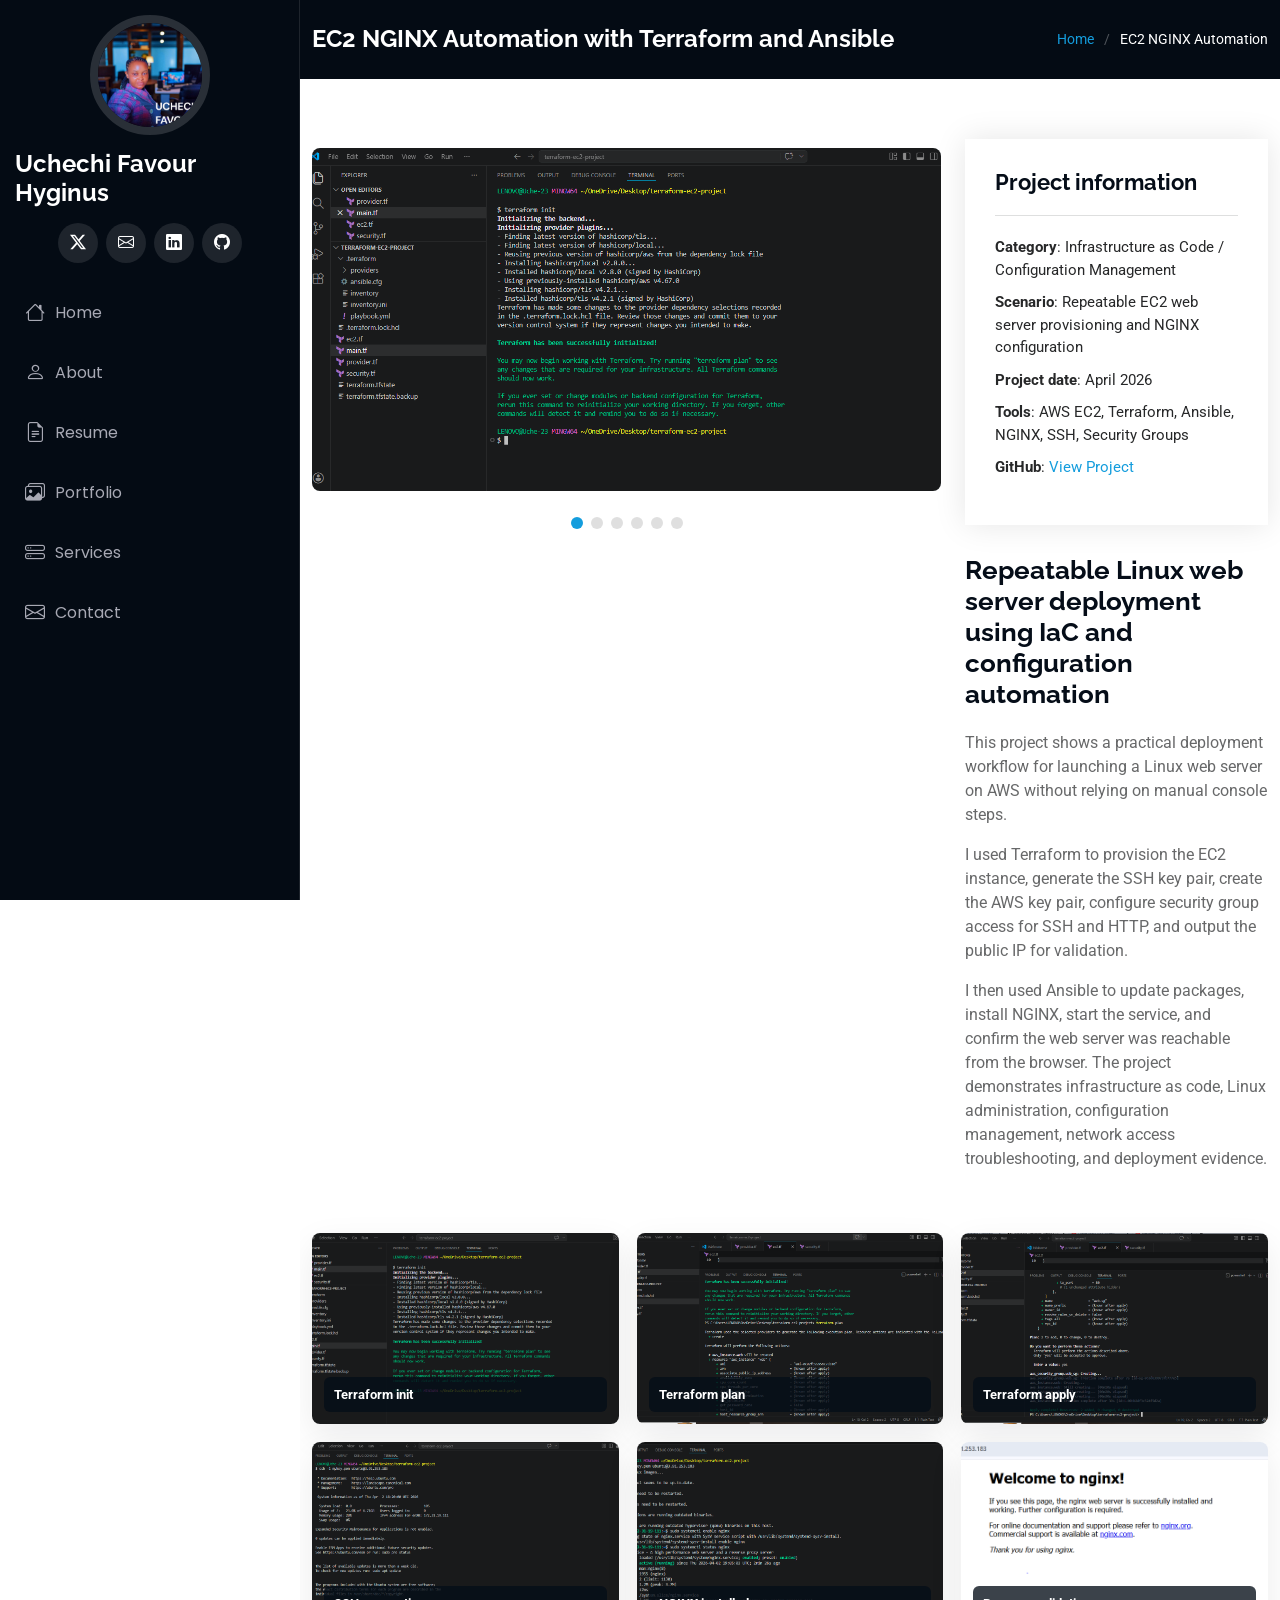
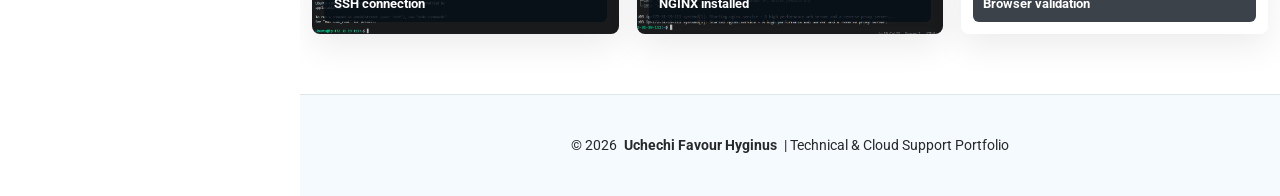
<file: ec2-nginx-project.html>
<!DOCTYPE html>
<html lang="en">

<head>
  <meta charset="utf-8">
  <meta content="width=device-width, initial-scale=1.0" name="viewport">
  <title>EC2 NGINX Automation with Terraform and Ansible - UC Favour Hyginus</title>
  <meta content="AWS EC2 NGINX web server deployment automated with Terraform provisioning, SSH key generation, security group configuration, Ansible, and browser validation." name="description">
  <meta content="AWS, Terraform, Ansible, NGINX, EC2, DevOps" name="keywords">

  <link href="assets/img/favicon.png" rel="icon">
  <link href="assets/img/apple-touch-icon.png" rel="apple-touch-icon">

  <link href="https://fonts.googleapis.com" rel="preconnect">
  <link href="https://fonts.gstatic.com" rel="preconnect" crossorigin>
  <link href="https://fonts.googleapis.com/css2?family=Roboto:ital,wght@0,100;0,300;0,400;0,500;0,700;0,900;1,100;1,300;1,400;1,500;1,700;1,900&family=Poppins:ital,wght@0,100;0,200;0,300;0,400;0,500;0,600;0,700;0,800;0,900;1,100;1,200;1,300;1,400;1,500;1,600;1,700;1,800;1,900&family=Raleway:ital,wght@0,100;0,200;0,300;0,400;0,500;0,600;0,700;0,800;0,900;1,100;1,200;1,300;1,400;1,500;1,600;1,700;1,800;1,900&display=swap" rel="stylesheet">

  <link href="assets/vendor/bootstrap/css/bootstrap.min.css" rel="stylesheet">
  <link href="assets/vendor/bootstrap-icons/bootstrap-icons.css" rel="stylesheet">
  <link href="assets/vendor/aos/aos.css" rel="stylesheet">
  <link href="assets/vendor/glightbox/css/glightbox.min.css" rel="stylesheet">
  <link href="assets/vendor/swiper/swiper-bundle.min.css" rel="stylesheet">

  <link href="assets/css/main.css" rel="stylesheet">
</head>

<body class="portfolio-details-page">

  <header id="header" class="header dark-background d-flex flex-column">
    <i class="header-toggle d-xl-none bi bi-list"></i>

    <div class="profile-img">
      <img src="assets/img/my-profile-img.jpg" alt="" class="img-fluid rounded-circle">
    </div>

    <a href="index.html" class="logo d-flex align-items-center justify-content-center">
      <h1 class="sitename">Uchechi Favour Hyginus</h1>
    </a>

        <div class="social-links text-center">
      <a href="https://x.com/ucfavour23" target="_blank"><i class="bi bi-twitter-x"></i></a>
      <a href="mailto:ucfavour23@gmail.com"><i class="bi bi-envelope"></i></a>
      <a href="https://linkedin.com/in/uchechifavour" target="_blank"><i class="bi bi-linkedin"></i></a>
      <a href="https://github.com/ucfavour23" target="_blank"><i class="bi bi-github"></i></a>
    </div>

        <nav id="navmenu" class="navmenu">
      <ul>
        <li><a href="index.html#hero"><i class="bi bi-house navicon"></i>Home</a></li>
        <li><a href="index.html#about"><i class="bi bi-person navicon"></i> About</a></li>
        <li><a href="index.html#resume"><i class="bi bi-file-earmark-text navicon"></i> Resume</a></li>
        <li><a href="index.html#portfolio"><i class="bi bi-images navicon"></i> Portfolio</a></li>
        <li><a href="index.html#services"><i class="bi bi-hdd-stack navicon"></i> Services</a></li>
        <li><a href="index.html#contact"><i class="bi bi-envelope navicon"></i> Contact</a></li>
      </ul>
    </nav>
  </header>

  <main class="main">

    <div class="page-title dark-background">
      <div class="container d-lg-flex justify-content-between align-items-center">
        <h1 class="mb-2 mb-lg-0">EC2 NGINX Automation with Terraform and Ansible</h1>
        <nav class="breadcrumbs">
          <ol>
            <li><a href="index.html">Home</a></li>
            <li class="current">EC2 NGINX Automation</li>
          </ol>
        </nav>
      </div>
    </div>

    <section id="portfolio-details" class="portfolio-details section">
      <div class="container" data-aos="fade-up" data-aos-delay="100">
        <div class="row gy-4">

          <div class="col-lg-8">
            <div class="portfolio-details-slider swiper init-swiper">

              <script type="application/json" class="swiper-config">
                {
                  "loop": true,
                  "speed": 600,
                  "autoplay": {
                    "delay": 5000
                  },
                  "slidesPerView": "auto",
                  "pagination": {
                    "el": ".swiper-pagination",
                    "type": "bullets",
                    "clickable": true
                  }
                }
              </script>

              <div class="swiper-wrapper align-items-center">

                <div class="swiper-slide">
                  <img src="assets/img/portfolio/terraform-init.png" alt="Terraform init for EC2 deployment">
                </div>

                <div class="swiper-slide">
                  <img src="assets/img/portfolio/terraform-plan.png" alt="Terraform plan for EC2 deployment">
                </div>

                <div class="swiper-slide">
                  <img src="assets/img/portfolio/terraforn-apply.png" alt="Terraform apply output creating EC2 resources">
                </div>

                <div class="swiper-slide">
                  <img src="assets/img/portfolio/connected-to-ec2-instance.png" alt="SSH connection to EC2 instance">
                </div>

                <div class="swiper-slide">
                  <img src="assets/img/portfolio/nginx-installed.png" alt="NGINX Installed">
                </div>

              <div class="swiper-slide">
                  <img src="assets/img/portfolio/nginx-webserver.png">
                </div>

              </div>
              <div class="swiper-pagination"></div>
            </div>
          </div>

          <div class="col-lg-4">
            <div class="portfolio-info" data-aos="fade-up" data-aos-delay="200">
              <h3>Project information</h3>
              <ul>
                <li><strong>Category</strong>: Infrastructure as Code / Configuration Management</li>
                <li><strong>Scenario</strong>: Repeatable EC2 web server provisioning and NGINX configuration</li>
                <li><strong>Project date</strong>: April 2026</li>
                <li><strong>Tools</strong>: AWS EC2, Terraform, Ansible, NGINX, SSH, Security Groups</li>
                <li><strong>GitHub</strong>: <a href="https://github.com/ucfavour23/ec2-nginx-terraform-ansible" target="_blank">View Project</a></li>
              </ul>
            </div>

            <div class="portfolio-description" data-aos="fade-up" data-aos-delay="300">
  <h2>Repeatable Linux web server deployment using IaC and configuration automation</h2>
  <p>
    This project shows a practical deployment workflow for launching a Linux web server on AWS without relying on manual console steps.
  </p>
  <p>
    I used Terraform to provision the EC2 instance, generate the SSH key pair, create the AWS key pair, configure security group access for SSH and HTTP, and output the public IP for validation.
  </p>
  <p>
    I then used Ansible to update packages, install NGINX, start the service, and confirm the web server was reachable from the browser. The project demonstrates infrastructure as code, Linux administration, configuration management, network access troubleshooting, and deployment evidence.
  </p>
</div>
          </div>

        </div>

        <div class="evidence-grid" data-aos="fade-up" data-aos-delay="150">
          <a href="assets/img/portfolio/terraform-init.png" class="glightbox" data-gallery="ec2-nginx-evidence"><img src="assets/img/portfolio/terraform-init.png" alt="Terraform init"><span>Terraform init</span></a>
          <a href="assets/img/portfolio/terraform-plan.png" class="glightbox" data-gallery="ec2-nginx-evidence"><img src="assets/img/portfolio/terraform-plan.png" alt="Terraform plan"><span>Terraform plan</span></a>
          <a href="assets/img/portfolio/terraforn-apply.png" class="glightbox" data-gallery="ec2-nginx-evidence"><img src="assets/img/portfolio/terraforn-apply.png" alt="Terraform apply"><span>Terraform apply</span></a>
          <a href="assets/img/portfolio/connected-to-ec2-instance.png" class="glightbox" data-gallery="ec2-nginx-evidence"><img src="assets/img/portfolio/connected-to-ec2-instance.png" alt="SSH connection"><span>SSH connection</span></a>
          <a href="assets/img/portfolio/nginx-installed.png" class="glightbox" data-gallery="ec2-nginx-evidence"><img src="assets/img/portfolio/nginx-installed.png" alt="NGINX installed"><span>NGINX installed</span></a>
          <a href="assets/img/portfolio/nginx-webserver-successfully-deployed.png" class="glightbox" data-gallery="ec2-nginx-evidence"><img src="assets/img/portfolio/nginx-webserver-successfully-deployed.png" alt="NGINX web server live"><span>Browser validation</span></a>
        </div>
      </div>
    </section>

  </main>

  <footer id="footer" class="footer position-relative light-background">
    <div class="container">
      <div class="copyright text-center">
        <p>&copy; 2026 <strong class="px-1 sitename">Uchechi Favour Hyginus</strong> | Technical & Cloud Support Portfolio</p>
      </div>
    </div>
  </footer>

  <a href="#" id="scroll-top" class="scroll-top d-flex align-items-center justify-content-center"><i class="bi bi-arrow-up-short"></i></a>

  <div id="preloader"></div>

  <script src="assets/vendor/bootstrap/js/bootstrap.bundle.min.js"></script>
  <script src="assets/vendor/php-email-form/validate.js"></script>
  <script src="assets/vendor/aos/aos.js"></script>
  <script src="assets/vendor/typed.js/typed.umd.js"></script>
  <script src="assets/vendor/purecounter/purecounter_vanilla.js"></script>
  <script src="assets/vendor/waypoints/noframework.waypoints.js"></script>
  <script src="assets/vendor/glightbox/js/glightbox.min.js"></script>
  <script src="assets/vendor/imagesloaded/imagesloaded.pkgd.min.js"></script>
  <script src="assets/vendor/isotope-layout/isotope.pkgd.min.js"></script>
  <script src="assets/vendor/swiper/swiper-bundle.min.js"></script>
  <script src="assets/js/main.js"></script>

</body>
</html>
</file>
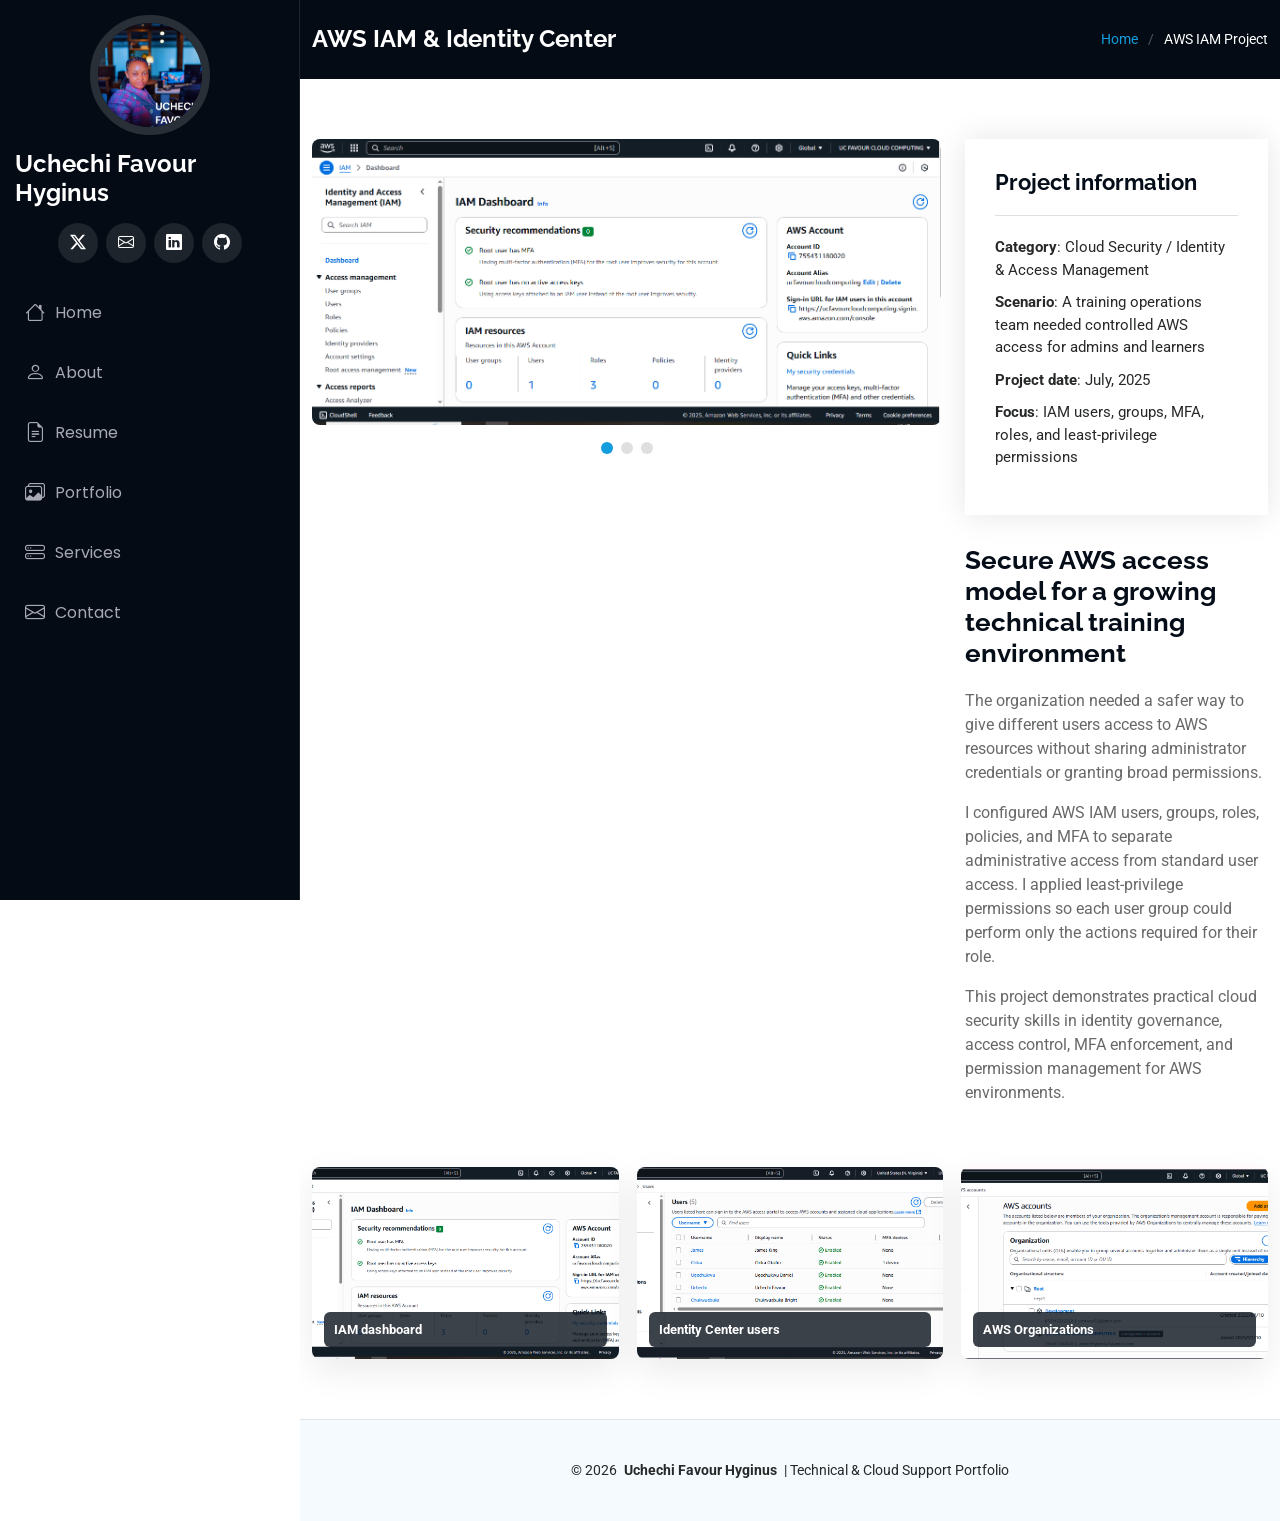
<file: iam-project.html>
<!DOCTYPE html>
<html lang="en">

<head>
  <meta charset="utf-8">
  <meta content="width=device-width, initial-scale=1.0" name="viewport">
  <title>AWS IAM & Identity Center - UC Favour Hyginus</title>
  <meta content="AWS IAM and Identity Center access-control project showing users, groups, MFA, roles, and least-privilege permissions." name="description">
  <meta content="AWS IAM, Identity Center, MFA, access control, least privilege, cloud security" name="keywords">

  <!-- Favicons -->
  <link href="assets/img/favicon.png" rel="icon">
  <link href="assets/img/apple-touch-icon.png" rel="apple-touch-icon">

  <!-- Fonts -->
  <link href="https://fonts.googleapis.com" rel="preconnect">
  <link href="https://fonts.gstatic.com" rel="preconnect" crossorigin>
  <link href="https://fonts.googleapis.com/css2?family=Roboto:ital,wght@0,100;0,300;0,400;0,500;0,700;0,900;1,100;1,300;1,400;1,500;1,700;1,900&family=Poppins:ital,wght@0,100;0,200;0,300;0,400;0,500;0,600;0,700;0,800;0,900;1,100;1,200;1,300;1,400;1,500;1,600;1,700;1,800;1,900&family=Raleway:ital,wght@0,100;0,200;0,300;0,400;0,500;0,600;0,700;0,800;0,900;1,100;1,200;1,300;1,400;1,500;1,600;1,700;1,800;1,900&display=swap" rel="stylesheet">

  <!-- Vendor CSS Files -->
  <link href="assets/vendor/bootstrap/css/bootstrap.min.css" rel="stylesheet">
  <link href="assets/vendor/bootstrap-icons/bootstrap-icons.css" rel="stylesheet">
  <link href="assets/vendor/aos/aos.css" rel="stylesheet">
  <link href="assets/vendor/glightbox/css/glightbox.min.css" rel="stylesheet">
  <link href="assets/vendor/swiper/swiper-bundle.min.css" rel="stylesheet">

  <!-- Main CSS File -->
  <link href="assets/css/main.css" rel="stylesheet">
</head>

<body class="portfolio-details-page">

  <header id="header" class="header dark-background d-flex flex-column">
    <i class="header-toggle d-xl-none bi bi-list"></i>

    <div class="profile-img">
      <img src="assets/img/my-profile-img.jpg" alt="" class="img-fluid rounded-circle">
    </div>

    <a href="index.html" class="logo d-flex align-items-center justify-content-center">
      <!-- Uncomment the line below if you also wish to use an image logo -->
      <!-- <img src="assets/img/logo.png" alt=""> -->
      <h1 class="sitename">Uchechi Favour Hyginus</h1>
    </a>

        <div class="social-links text-center">
      <a href="https://x.com/ucfavour23" target="_blank"><i class="bi bi-twitter-x"></i></a>
      <a href="mailto:ucfavour23@gmail.com"><i class="bi bi-envelope"></i></a>
      <a href="https://linkedin.com/in/uchechifavour" target="_blank"><i class="bi bi-linkedin"></i></a>
      <a href="https://github.com/ucfavour23" target="_blank"><i class="bi bi-github"></i></a>
    </div>

        <nav id="navmenu" class="navmenu">
      <ul>
        <li><a href="index.html#hero"><i class="bi bi-house navicon"></i>Home</a></li>
        <li><a href="index.html#about"><i class="bi bi-person navicon"></i> About</a></li>
        <li><a href="index.html#resume"><i class="bi bi-file-earmark-text navicon"></i> Resume</a></li>
        <li><a href="index.html#portfolio"><i class="bi bi-images navicon"></i> Portfolio</a></li>
        <li><a href="index.html#services"><i class="bi bi-hdd-stack navicon"></i> Services</a></li>
        <li><a href="index.html#contact"><i class="bi bi-envelope navicon"></i> Contact</a></li>
      </ul>
    </nav>

  </header>

  <main class="main">

    <!-- Page Title -->
    <div class="page-title dark-background">
      <div class="container d-lg-flex justify-content-between align-items-center">
        <h1 class="mb-2 mb-lg-0">AWS IAM & Identity Center</h1>
        <nav class="breadcrumbs">
          <ol>
            <li><a href="index.html">Home</a></li>
            <li class="current">AWS IAM Project</li>
          </ol>
        </nav>
      </div>
    </div><!-- End Page Title -->

    <!-- Portfolio Details Section -->
    <section id="portfolio-details" class="portfolio-details section">

      <div class="container" data-aos="fade-up" data-aos-delay="100">

        <div class="row gy-4">

          <div class="col-lg-8">
            <div class="portfolio-details-slider swiper init-swiper">

              <script type="application/json" class="swiper-config">
                {
                  "loop": true,
                  "speed": 600,
                  "autoplay": {
                    "delay": 5000
                  },
                  "slidesPerView": "auto",
                  "pagination": {
                    "el": ".swiper-pagination",
                    "type": "bullets",
                    "clickable": true
                  }
                }
              </script>

              <div class="swiper-wrapper align-items-center">

                <div class="swiper-slide">
                  <img src="assets/img/portfolio/app-2.jpg" alt="AWS IAM dashboard with security recommendations">
                </div>

                <div class="swiper-slide">
                  <img src="assets/img/portfolio/app-3.jpg" alt="AWS Identity Center users and MFA status">
                </div>

                <div class="swiper-slide">
                  <img src="assets/img/portfolio/app-1.jpg" alt="AWS Organizations account structure">
                </div>

              </div>
              <div class="swiper-pagination"></div>
            </div>
          </div>

          <div class="col-lg-4">
            <div class="portfolio-info" data-aos="fade-up" data-aos-delay="200">
              <h3>Project information</h3>
              <ul>
                <li><strong>Category</strong>: Cloud Security / Identity & Access Management</li>
                <li><strong>Scenario</strong>: A training operations team needed controlled AWS access for admins and learners</li>
                <li><strong>Project date</strong>: July, 2025</li>
                <li><strong>Focus</strong>: IAM users, groups, MFA, roles, and least-privilege permissions</li>
              </ul>
            </div>
            <div class="portfolio-description" data-aos="fade-up" data-aos-delay="300">
              <h2>Secure AWS access model for a growing technical training environment</h2>
              <p>
                The organization needed a safer way to give different users access to AWS resources without sharing administrator credentials or granting broad permissions.
              </p>
              <p>
                I configured AWS IAM users, groups, roles, policies, and MFA to separate administrative access from standard user access. I applied least-privilege permissions so each user group could perform only the actions required for their role.
              </p>
              <p>
                This project demonstrates practical cloud security skills in identity governance, access control, MFA enforcement, and permission management for AWS environments.
              </p>
            </div>
          </div>

        </div>

        <div class="evidence-grid" data-aos="fade-up" data-aos-delay="150">
          <a href="assets/img/portfolio/app-2.jpg" class="glightbox" data-gallery="iam-evidence"><img src="assets/img/portfolio/app-2.jpg" alt="IAM dashboard"><span>IAM dashboard</span></a>
          <a href="assets/img/portfolio/app-3.jpg" class="glightbox" data-gallery="iam-evidence"><img src="assets/img/portfolio/app-3.jpg" alt="Identity Center users"><span>Identity Center users</span></a>
          <a href="assets/img/portfolio/app-1.jpg" class="glightbox" data-gallery="iam-evidence"><img src="assets/img/portfolio/app-1.jpg" alt="AWS Organizations"><span>AWS Organizations</span></a>
        </div>

      </div>

    </section><!-- /Portfolio Details Section -->

  </main>

  <footer id="footer" class="footer position-relative light-background">

    <div class="container">
      <div class="copyright text-center">
        <p>&copy; 2026 <strong class="px-1 sitename">Uchechi Favour Hyginus</strong> | Technical & Cloud Support Portfolio</p>
      </div>
    </div>

  </footer>

  <!-- Scroll Top -->
  <a href="#" id="scroll-top" class="scroll-top d-flex align-items-center justify-content-center"><i class="bi bi-arrow-up-short"></i></a>

  <!-- Preloader -->
  <div id="preloader"></div>

  <!-- Vendor JS Files -->
  <script src="assets/vendor/bootstrap/js/bootstrap.bundle.min.js"></script>
  <script src="assets/vendor/php-email-form/validate.js"></script>
  <script src="assets/vendor/aos/aos.js"></script>
  <script src="assets/vendor/typed.js/typed.umd.js"></script>
  <script src="assets/vendor/purecounter/purecounter_vanilla.js"></script>
  <script src="assets/vendor/waypoints/noframework.waypoints.js"></script>
  <script src="assets/vendor/glightbox/js/glightbox.min.js"></script>
  <script src="assets/vendor/imagesloaded/imagesloaded.pkgd.min.js"></script>
  <script src="assets/vendor/isotope-layout/isotope.pkgd.min.js"></script>
  <script src="assets/vendor/swiper/swiper-bundle.min.js"></script>

  <!-- Main JS File -->
  <script src="assets/js/main.js"></script>

</body>

</html>
</file>
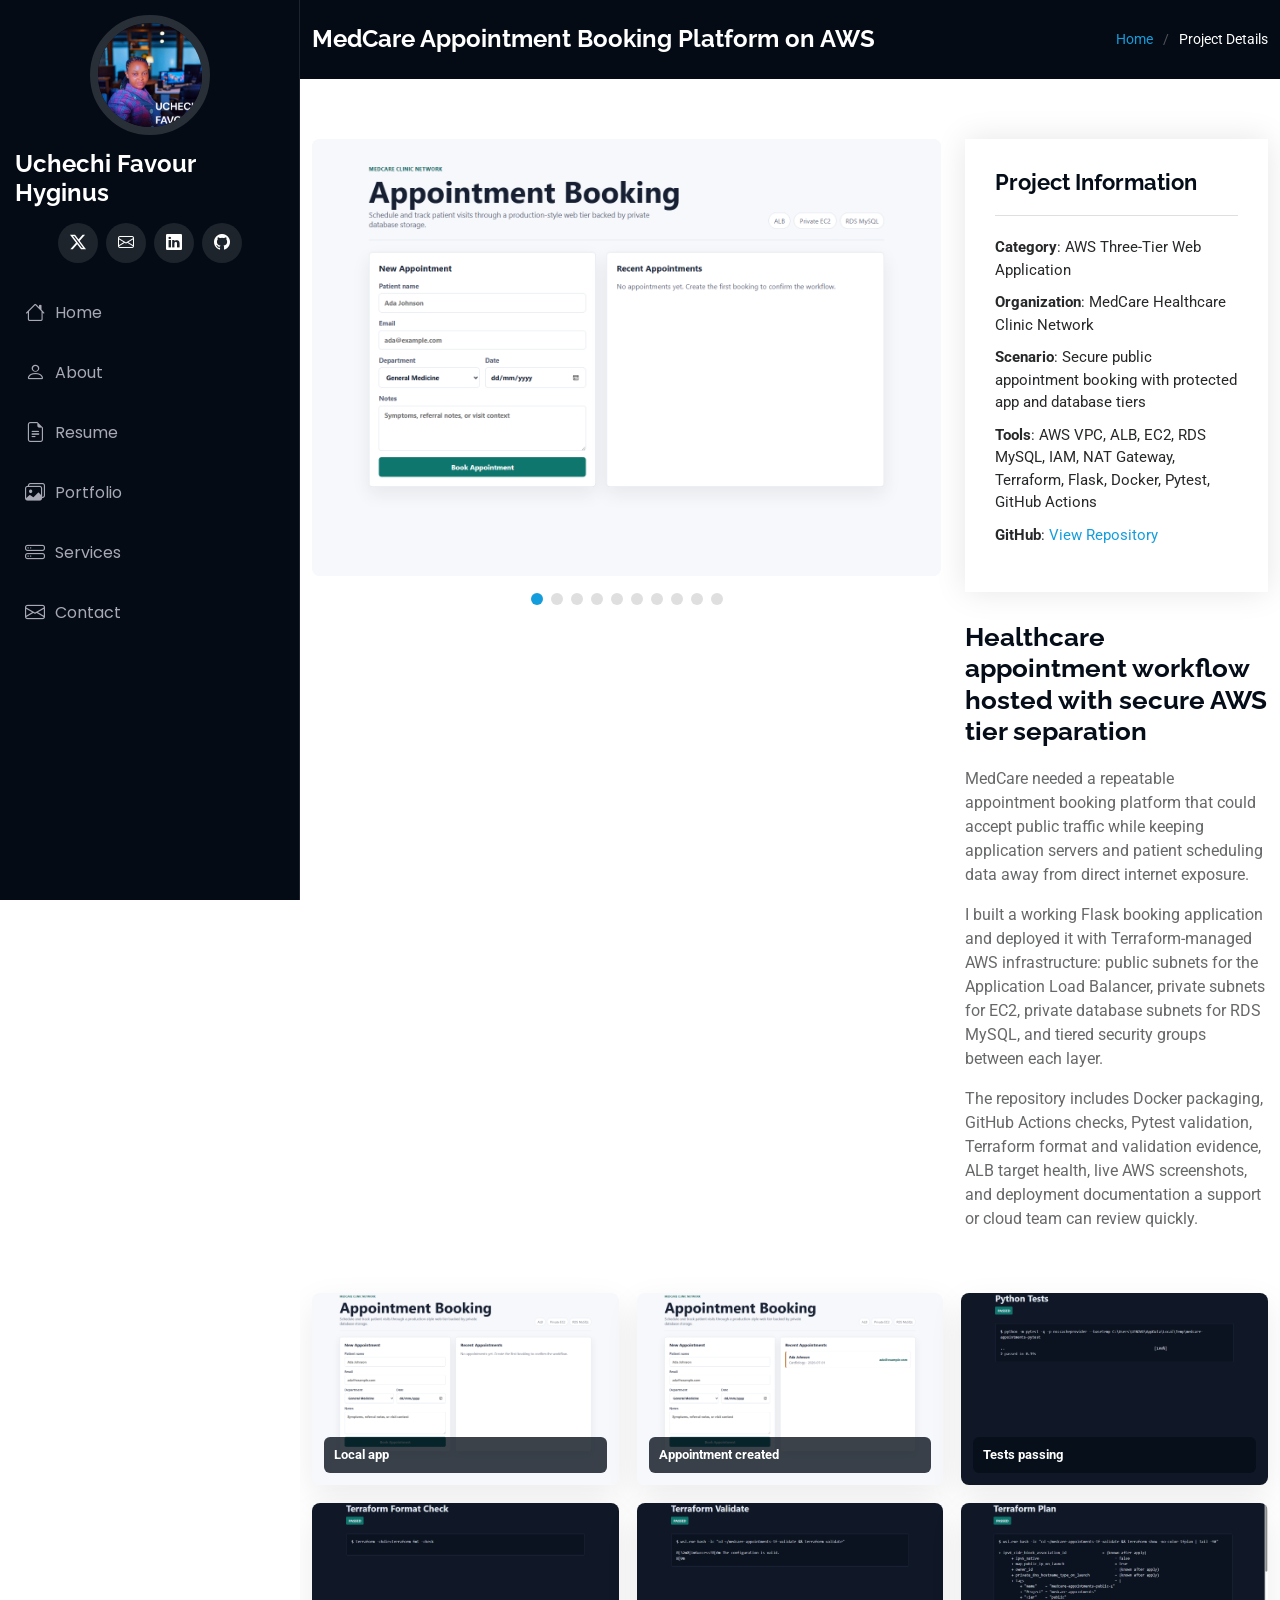
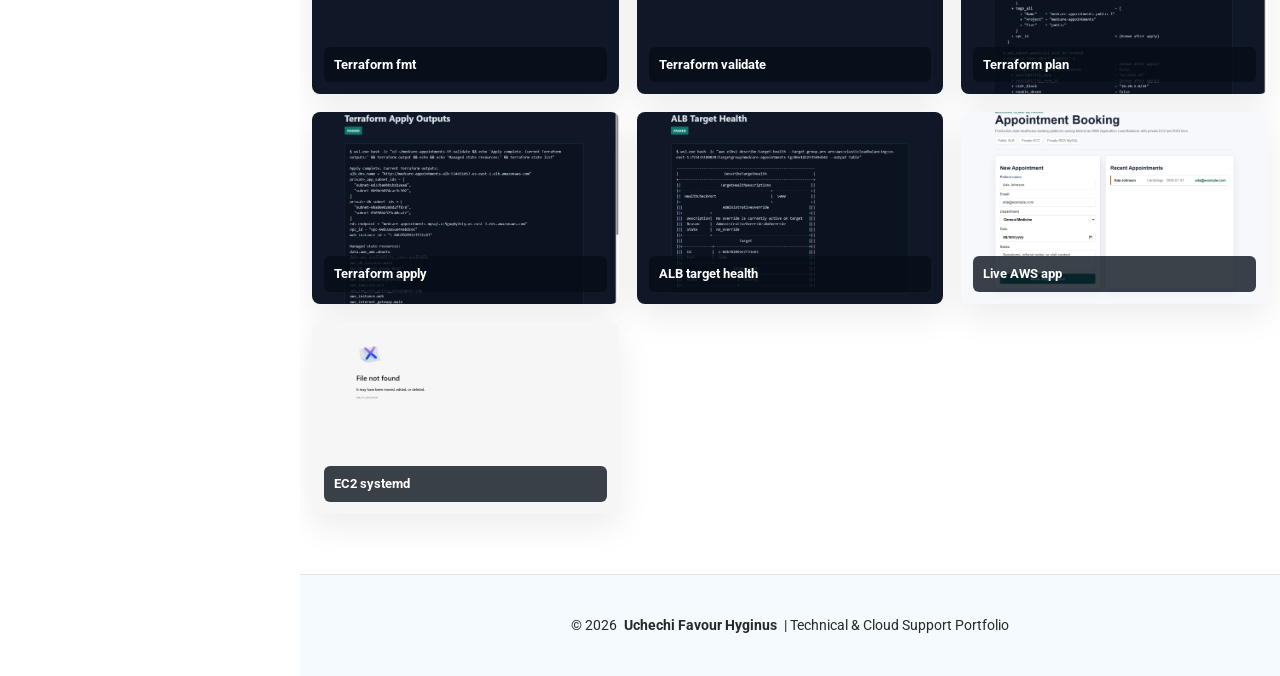
<file: medcare-appointment-booking-platform.html>
<!DOCTYPE html>
<html lang="en">

<head>
  <meta charset="utf-8">
  <meta content="width=device-width, initial-scale=1.0" name="viewport">
  <title>MedCare Appointment Booking Platform on AWS - UC Favour Hyginus</title>
  <meta content="AWS three-tier healthcare appointment booking platform with ALB, private EC2, private RDS MySQL, Terraform, Flask, Docker, and CI evidence." name="description">
  <meta content="AWS, Terraform, Flask, Docker, RDS MySQL, ALB, EC2, VPC, Healthcare App" name="keywords">

  <link href="assets/img/favicon.png" rel="icon">
  <link href="assets/img/apple-touch-icon.png" rel="apple-touch-icon">
  <link href="https://fonts.googleapis.com" rel="preconnect">
  <link href="https://fonts.gstatic.com" rel="preconnect" crossorigin>
  <link href="https://fonts.googleapis.com/css2?family=Roboto:wght@300;400;500;700&family=Poppins:wght@300;400;500;600;700&family=Raleway:wght@500;600;700&display=swap" rel="stylesheet">
  <link href="assets/vendor/bootstrap/css/bootstrap.min.css" rel="stylesheet">
  <link href="assets/vendor/bootstrap-icons/bootstrap-icons.css" rel="stylesheet">
  <link href="assets/vendor/aos/aos.css" rel="stylesheet">
  <link href="assets/vendor/glightbox/css/glightbox.min.css" rel="stylesheet">
  <link href="assets/vendor/swiper/swiper-bundle.min.css" rel="stylesheet">
  <link href="assets/css/main.css" rel="stylesheet">
</head>

<body class="portfolio-details-page">

  <header id="header" class="header dark-background d-flex flex-column">
    <i class="header-toggle d-xl-none bi bi-list"></i>
    <div class="profile-img">
      <img src="assets/img/my-profile-img.jpg" alt="Uchechi Favour Hyginus" class="img-fluid rounded-circle">
    </div>
    <a href="index.html" class="logo d-flex align-items-center justify-content-center">
      <h1 class="sitename">Uchechi Favour Hyginus</h1>
    </a>
    <div class="social-links text-center">
      <a href="https://x.com/ucfavour23" target="_blank"><i class="bi bi-twitter-x"></i></a>
      <a href="mailto:ucfavour23@gmail.com"><i class="bi bi-envelope"></i></a>
      <a href="https://linkedin.com/in/uchechifavour" target="_blank"><i class="bi bi-linkedin"></i></a>
      <a href="https://github.com/ucfavour23" target="_blank"><i class="bi bi-github"></i></a>
    </div>
    <nav id="navmenu" class="navmenu">
      <ul>
        <li><a href="index.html#hero"><i class="bi bi-house navicon"></i>Home</a></li>
        <li><a href="index.html#about"><i class="bi bi-person navicon"></i> About</a></li>
        <li><a href="index.html#resume"><i class="bi bi-file-earmark-text navicon"></i> Resume</a></li>
        <li><a href="index.html#portfolio"><i class="bi bi-images navicon"></i> Portfolio</a></li>
        <li><a href="index.html#services"><i class="bi bi-hdd-stack navicon"></i> Services</a></li>
        <li><a href="index.html#contact"><i class="bi bi-envelope navicon"></i> Contact</a></li>
      </ul>
    </nav>
  </header>

  <main class="main">
    <div class="page-title dark-background">
      <div class="container d-lg-flex justify-content-between align-items-center">
        <h1 class="mb-2 mb-lg-0">MedCare Appointment Booking Platform on AWS</h1>
        <nav class="breadcrumbs">
          <ol>
            <li><a href="index.html">Home</a></li>
            <li class="current">Project Details</li>
          </ol>
        </nav>
      </div>
    </div>

    <section id="portfolio-details" class="portfolio-details section">
      <div class="container" data-aos="fade-up" data-aos-delay="100">
        <div class="row gy-4">
          <div class="col-lg-8">
            <div class="portfolio-details-slider swiper init-swiper">
              <script type="application/json" class="swiper-config">
                {
                  "loop": true,
                  "speed": 600,
                  "autoplay": { "delay": 5000 },
                  "slidesPerView": "auto",
                  "pagination": { "el": ".swiper-pagination", "type": "bullets", "clickable": true }
                }
              </script>
              <div class="swiper-wrapper align-items-center">
                <div class="swiper-slide"><img src="assets/img/portfolio/medcare-appointment-booking-platform/app-local.png" alt="Local MedCare appointment dashboard"></div>
                <div class="swiper-slide"><img src="assets/img/portfolio/medcare-appointment-booking-platform/appointment-created.png" alt="Appointment created and persisted"></div>
                <div class="swiper-slide"><img src="assets/img/portfolio/medcare-appointment-booking-platform/tests-passing.png" alt="Python tests passing"></div>
                <div class="swiper-slide"><img src="assets/img/portfolio/medcare-appointment-booking-platform/terraform-fmt.png" alt="Terraform format check"></div>
                <div class="swiper-slide"><img src="assets/img/portfolio/medcare-appointment-booking-platform/terraform-validate.png" alt="Terraform validation"></div>
                <div class="swiper-slide"><img src="assets/img/portfolio/medcare-appointment-booking-platform/terraform-plan.png" alt="Terraform plan"></div>
                <div class="swiper-slide"><img src="assets/img/portfolio/medcare-appointment-booking-platform/terraform-apply.png" alt="Terraform apply outputs"></div>
                <div class="swiper-slide"><img src="assets/img/portfolio/medcare-appointment-booking-platform/alb-target-health.png" alt="Healthy ALB target group"></div>
                <div class="swiper-slide"><img src="assets/img/portfolio/medcare-appointment-booking-platform/ec2-dashboard-live.png" alt="Live AWS application through load balancer"></div>
                <div class="swiper-slide"><img src="assets/img/portfolio/medcare-appointment-booking-platform/ec2-systemd-status.png" alt="EC2 systemd application service"></div>
              </div>
              <div class="swiper-pagination"></div>
            </div>
          </div>

          <div class="col-lg-4">
            <div class="portfolio-info" data-aos="fade-up" data-aos-delay="200">
              <h3>Project Information</h3>
              <ul>
                <li><strong>Category</strong>: AWS Three-Tier Web Application</li>
                <li><strong>Organization</strong>: MedCare Healthcare Clinic Network</li>
                <li><strong>Scenario</strong>: Secure public appointment booking with protected app and database tiers</li>
                <li><strong>Tools</strong>: AWS VPC, ALB, EC2, RDS MySQL, IAM, NAT Gateway, Terraform, Flask, Docker, Pytest, GitHub Actions</li>
                <li><strong>GitHub</strong>: <a href="https://github.com/ucfavour23/medcare-appointment-booking-platform-on-aws" target="_blank">View Repository</a></li>
              </ul>
            </div>
            <div class="portfolio-description" data-aos="fade-up" data-aos-delay="300">
              <h2>Healthcare appointment workflow hosted with secure AWS tier separation</h2>
              <p>
                MedCare needed a repeatable appointment booking platform that could accept public traffic while keeping application servers and patient scheduling data away from direct internet exposure.
              </p>
              <p>
                I built a working Flask booking application and deployed it with Terraform-managed AWS infrastructure: public subnets for the Application Load Balancer, private subnets for EC2, private database subnets for RDS MySQL, and tiered security groups between each layer.
              </p>
              <p>
                The repository includes Docker packaging, GitHub Actions checks, Pytest validation, Terraform format and validation evidence, ALB target health, live AWS screenshots, and deployment documentation a support or cloud team can review quickly.
              </p>
            </div>
          </div>
        </div>

        <div class="evidence-grid" data-aos="fade-up" data-aos-delay="150">
          <a href="assets/img/portfolio/medcare-appointment-booking-platform/app-local.png" class="glightbox" data-gallery="medcare-appointment-evidence"><img src="assets/img/portfolio/medcare-appointment-booking-platform/app-local.png" alt="Local appointment app"><span>Local app</span></a>
          <a href="assets/img/portfolio/medcare-appointment-booking-platform/appointment-created.png" class="glightbox" data-gallery="medcare-appointment-evidence"><img src="assets/img/portfolio/medcare-appointment-booking-platform/appointment-created.png" alt="Appointment created"><span>Appointment created</span></a>
          <a href="assets/img/portfolio/medcare-appointment-booking-platform/tests-passing.png" class="glightbox" data-gallery="medcare-appointment-evidence"><img src="assets/img/portfolio/medcare-appointment-booking-platform/tests-passing.png" alt="Tests passing"><span>Tests passing</span></a>
          <a href="assets/img/portfolio/medcare-appointment-booking-platform/terraform-fmt.png" class="glightbox" data-gallery="medcare-appointment-evidence"><img src="assets/img/portfolio/medcare-appointment-booking-platform/terraform-fmt.png" alt="Terraform fmt"><span>Terraform fmt</span></a>
          <a href="assets/img/portfolio/medcare-appointment-booking-platform/terraform-validate.png" class="glightbox" data-gallery="medcare-appointment-evidence"><img src="assets/img/portfolio/medcare-appointment-booking-platform/terraform-validate.png" alt="Terraform validate"><span>Terraform validate</span></a>
          <a href="assets/img/portfolio/medcare-appointment-booking-platform/terraform-plan.png" class="glightbox" data-gallery="medcare-appointment-evidence"><img src="assets/img/portfolio/medcare-appointment-booking-platform/terraform-plan.png" alt="Terraform plan"><span>Terraform plan</span></a>
          <a href="assets/img/portfolio/medcare-appointment-booking-platform/terraform-apply.png" class="glightbox" data-gallery="medcare-appointment-evidence"><img src="assets/img/portfolio/medcare-appointment-booking-platform/terraform-apply.png" alt="Terraform apply"><span>Terraform apply</span></a>
          <a href="assets/img/portfolio/medcare-appointment-booking-platform/alb-target-health.png" class="glightbox" data-gallery="medcare-appointment-evidence"><img src="assets/img/portfolio/medcare-appointment-booking-platform/alb-target-health.png" alt="ALB target health"><span>ALB target health</span></a>
          <a href="assets/img/portfolio/medcare-appointment-booking-platform/ec2-dashboard-live.png" class="glightbox" data-gallery="medcare-appointment-evidence"><img src="assets/img/portfolio/medcare-appointment-booking-platform/ec2-dashboard-live.png" alt="Live AWS app"><span>Live AWS app</span></a>
          <a href="assets/img/portfolio/medcare-appointment-booking-platform/ec2-systemd-status.png" class="glightbox" data-gallery="medcare-appointment-evidence"><img src="assets/img/portfolio/medcare-appointment-booking-platform/ec2-systemd-status.png" alt="EC2 systemd status"><span>EC2 systemd</span></a>
        </div>
      </div>
    </section>
  </main>

  <footer id="footer" class="footer position-relative light-background">
    <div class="container">
      <div class="copyright text-center">
        <p>&copy; 2026 <strong class="px-1 sitename">Uchechi Favour Hyginus</strong> | Technical & Cloud Support Portfolio</p>
      </div>
    </div>
  </footer>

  <a href="#" id="scroll-top" class="scroll-top d-flex align-items-center justify-content-center"><i class="bi bi-arrow-up-short"></i></a>
  <div id="preloader"></div>
  <script src="assets/vendor/bootstrap/js/bootstrap.bundle.min.js"></script>
  <script src="assets/vendor/php-email-form/validate.js"></script>
  <script src="assets/vendor/aos/aos.js"></script>
  <script src="assets/vendor/typed.js/typed.umd.js"></script>
  <script src="assets/vendor/purecounter/purecounter_vanilla.js"></script>
  <script src="assets/vendor/waypoints/noframework.waypoints.js"></script>
  <script src="assets/vendor/glightbox/js/glightbox.min.js"></script>
  <script src="assets/vendor/imagesloaded/imagesloaded.pkgd.min.js"></script>
  <script src="assets/vendor/isotope-layout/isotope.pkgd.min.js"></script>
  <script src="assets/vendor/swiper/swiper-bundle.min.js"></script>
  <script src="assets/js/main.js"></script>
</body>

</html>
</file>
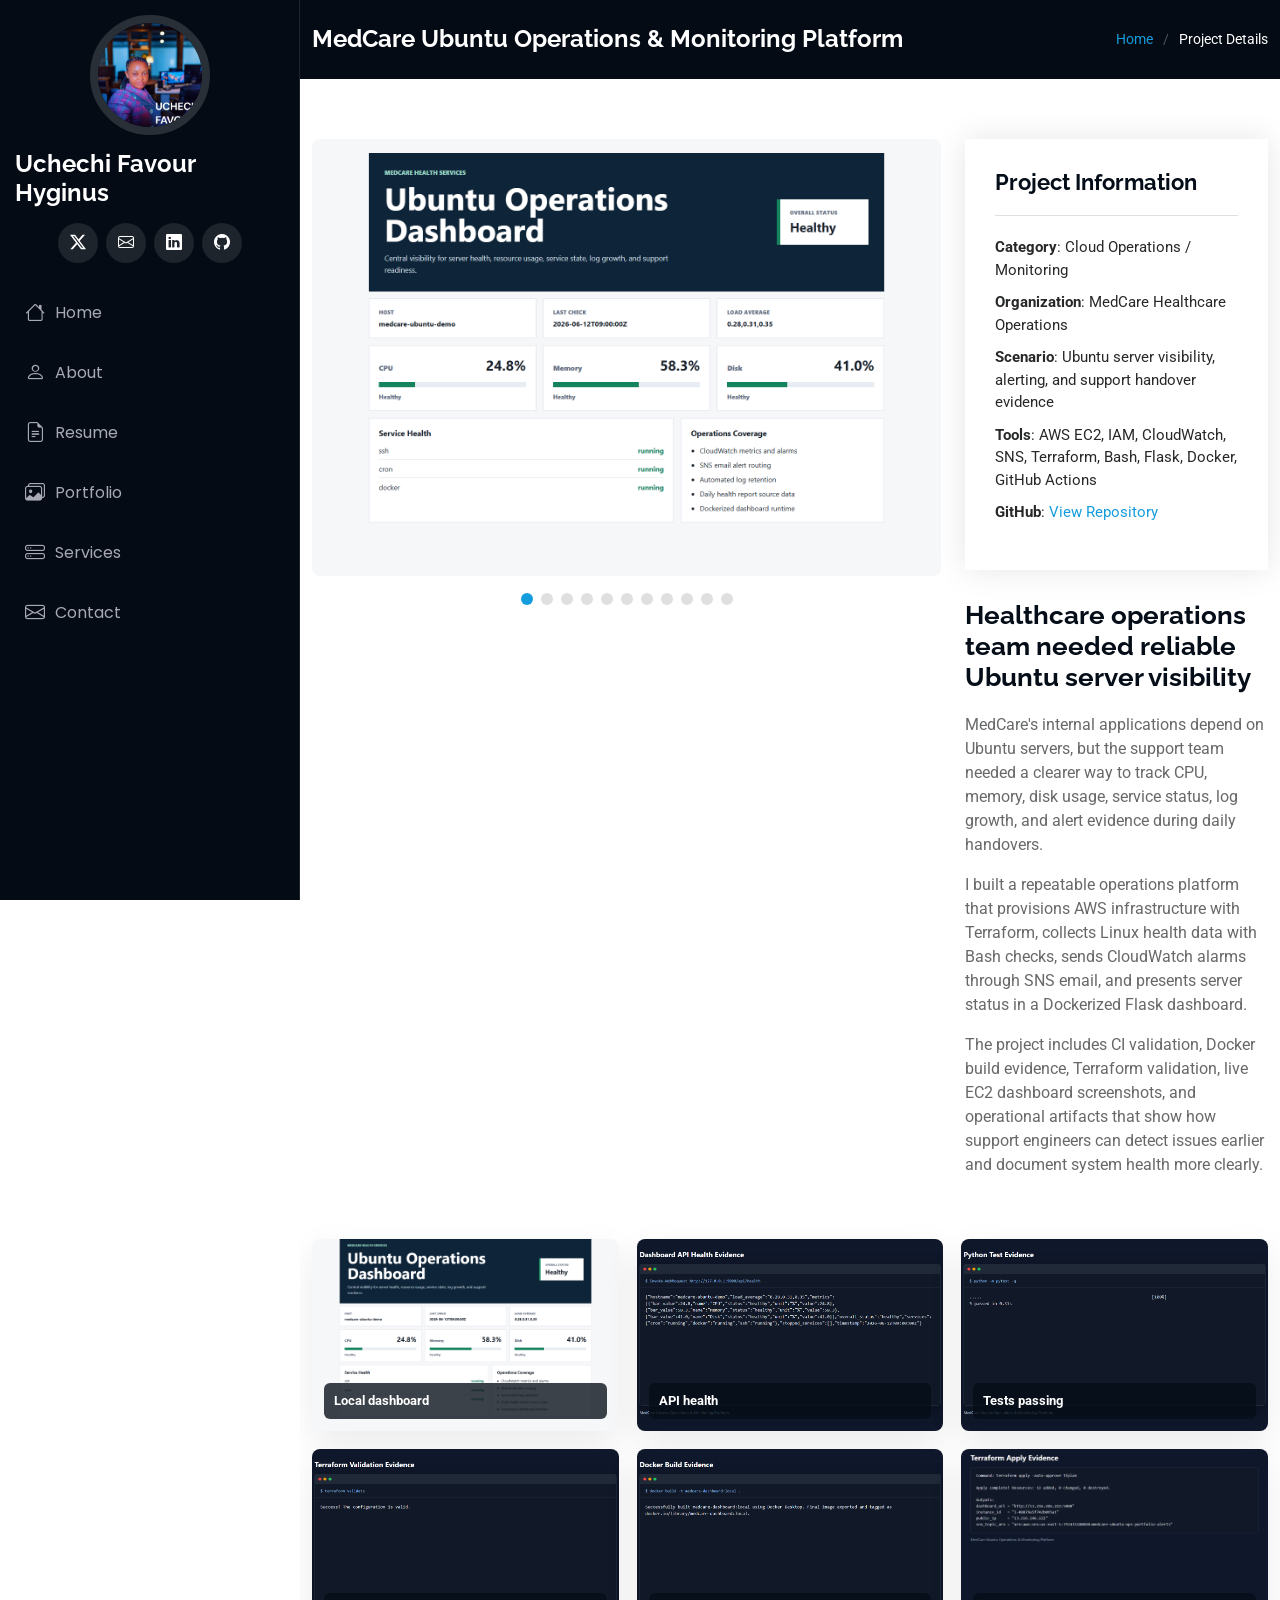
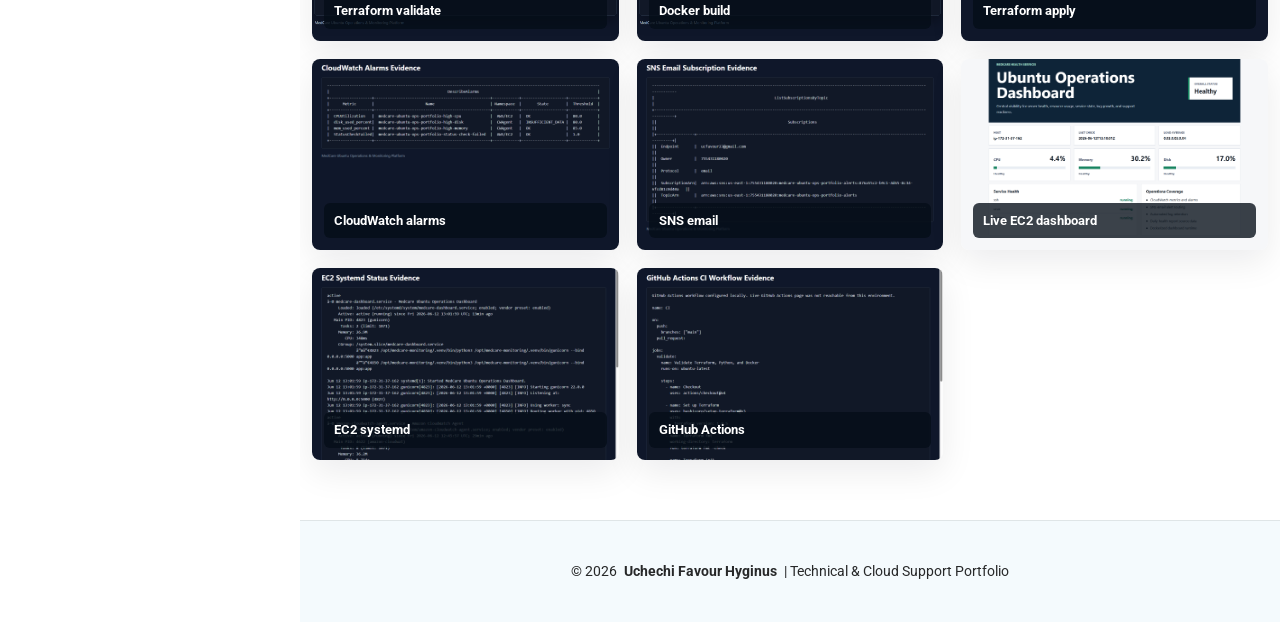
<file: medcare-ubuntu-ops-monitoring.html>
<!DOCTYPE html>
<html lang="en">

<head>
  <meta charset="utf-8">
  <meta content="width=device-width, initial-scale=1.0" name="viewport">
  <title>MedCare Ubuntu Operations & Monitoring Platform - UC Favour Hyginus</title>
  <meta content="AWS Ubuntu operations monitoring platform with Terraform, CloudWatch, SNS, Docker, Flask, and CI evidence." name="description">
  <meta content="AWS, Ubuntu, CloudWatch, SNS, Terraform, Docker, Flask, Monitoring" name="keywords">

  <link href="assets/img/favicon.png" rel="icon">
  <link href="assets/img/apple-touch-icon.png" rel="apple-touch-icon">
  <link href="https://fonts.googleapis.com" rel="preconnect">
  <link href="https://fonts.gstatic.com" rel="preconnect" crossorigin>
  <link href="https://fonts.googleapis.com/css2?family=Roboto:wght@300;400;500;700&family=Poppins:wght@300;400;500;600;700&family=Raleway:wght@500;600;700&display=swap" rel="stylesheet">
  <link href="assets/vendor/bootstrap/css/bootstrap.min.css" rel="stylesheet">
  <link href="assets/vendor/bootstrap-icons/bootstrap-icons.css" rel="stylesheet">
  <link href="assets/vendor/aos/aos.css" rel="stylesheet">
  <link href="assets/vendor/glightbox/css/glightbox.min.css" rel="stylesheet">
  <link href="assets/vendor/swiper/swiper-bundle.min.css" rel="stylesheet">
  <link href="assets/css/main.css" rel="stylesheet">
</head>

<body class="portfolio-details-page">

  <header id="header" class="header dark-background d-flex flex-column">
    <i class="header-toggle d-xl-none bi bi-list"></i>
    <div class="profile-img">
      <img src="assets/img/my-profile-img.jpg" alt="Uchechi Favour Hyginus" class="img-fluid rounded-circle">
    </div>
    <a href="index.html" class="logo d-flex align-items-center justify-content-center">
      <h1 class="sitename">Uchechi Favour Hyginus</h1>
    </a>
    <div class="social-links text-center">
      <a href="https://x.com/ucfavour23" target="_blank"><i class="bi bi-twitter-x"></i></a>
      <a href="mailto:ucfavour23@gmail.com"><i class="bi bi-envelope"></i></a>
      <a href="https://linkedin.com/in/uchechifavour" target="_blank"><i class="bi bi-linkedin"></i></a>
      <a href="https://github.com/ucfavour23" target="_blank"><i class="bi bi-github"></i></a>
    </div>
    <nav id="navmenu" class="navmenu">
      <ul>
        <li><a href="index.html#hero"><i class="bi bi-house navicon"></i>Home</a></li>
        <li><a href="index.html#about"><i class="bi bi-person navicon"></i> About</a></li>
        <li><a href="index.html#resume"><i class="bi bi-file-earmark-text navicon"></i> Resume</a></li>
        <li><a href="index.html#portfolio"><i class="bi bi-images navicon"></i> Portfolio</a></li>
        <li><a href="index.html#services"><i class="bi bi-hdd-stack navicon"></i> Services</a></li>
        <li><a href="index.html#contact"><i class="bi bi-envelope navicon"></i> Contact</a></li>
      </ul>
    </nav>
  </header>

  <main class="main">
    <div class="page-title dark-background">
      <div class="container d-lg-flex justify-content-between align-items-center">
        <h1 class="mb-2 mb-lg-0">MedCare Ubuntu Operations & Monitoring Platform</h1>
        <nav class="breadcrumbs">
          <ol>
            <li><a href="index.html">Home</a></li>
            <li class="current">Project Details</li>
          </ol>
        </nav>
      </div>
    </div>

    <section id="portfolio-details" class="portfolio-details section">
      <div class="container" data-aos="fade-up" data-aos-delay="100">
        <div class="row gy-4">
          <div class="col-lg-8">
            <div class="portfolio-details-slider swiper init-swiper">
              <script type="application/json" class="swiper-config">
                {
                  "loop": true,
                  "speed": 600,
                  "autoplay": { "delay": 5000 },
                  "slidesPerView": "auto",
                  "pagination": { "el": ".swiper-pagination", "type": "bullets", "clickable": true }
                }
              </script>
              <div class="swiper-wrapper align-items-center">
                <div class="swiper-slide"><img src="assets/img/portfolio/medcare-ubuntu-ops-monitoring/dashboard-local.png" alt="Local MedCare operations dashboard"></div>
                <div class="swiper-slide"><img src="assets/img/portfolio/medcare-ubuntu-ops-monitoring/api-health.png" alt="MedCare dashboard health API evidence"></div>
                <div class="swiper-slide"><img src="assets/img/portfolio/medcare-ubuntu-ops-monitoring/tests-passing.png" alt="MedCare Python tests passing"></div>
                <div class="swiper-slide"><img src="assets/img/portfolio/medcare-ubuntu-ops-monitoring/terraform-validate.png" alt="MedCare Terraform validation"></div>
                <div class="swiper-slide"><img src="assets/img/portfolio/medcare-ubuntu-ops-monitoring/docker-build.png" alt="MedCare Docker image build"></div>
                <div class="swiper-slide"><img src="assets/img/portfolio/medcare-ubuntu-ops-monitoring/terraform-apply.png" alt="MedCare Terraform apply evidence"></div>
                <div class="swiper-slide"><img src="assets/img/portfolio/medcare-ubuntu-ops-monitoring/cloudwatch-alarms.png" alt="MedCare CloudWatch alarms"></div>
                <div class="swiper-slide"><img src="assets/img/portfolio/medcare-ubuntu-ops-monitoring/sns-email-confirmation.png" alt="MedCare SNS email subscription"></div>
                <div class="swiper-slide"><img src="assets/img/portfolio/medcare-ubuntu-ops-monitoring/ec2-dashboard-live.png" alt="MedCare live EC2 dashboard"></div>
                <div class="swiper-slide"><img src="assets/img/portfolio/medcare-ubuntu-ops-monitoring/ec2-systemd-status.png" alt="MedCare EC2 systemd status"></div>
                <div class="swiper-slide"><img src="assets/img/portfolio/medcare-ubuntu-ops-monitoring/github-actions-ci.png" alt="MedCare GitHub Actions CI workflow"></div>
              </div>
              <div class="swiper-pagination"></div>
            </div>
          </div>

          <div class="col-lg-4">
            <div class="portfolio-info" data-aos="fade-up" data-aos-delay="200">
              <h3>Project Information</h3>
              <ul>
                <li><strong>Category</strong>: Cloud Operations / Monitoring</li>
                <li><strong>Organization</strong>: MedCare Healthcare Operations</li>
                <li><strong>Scenario</strong>: Ubuntu server visibility, alerting, and support handover evidence</li>
                <li><strong>Tools</strong>: AWS EC2, IAM, CloudWatch, SNS, Terraform, Bash, Flask, Docker, GitHub Actions</li>
                <li><strong>GitHub</strong>: <a href="https://github.com/ucfavour23/medcare-ubuntu-ops-monitoring" target="_blank">View Repository</a></li>
              </ul>
            </div>
            <div class="portfolio-description" data-aos="fade-up" data-aos-delay="300">
              <h2>Healthcare operations team needed reliable Ubuntu server visibility</h2>
              <p>
                MedCare's internal applications depend on Ubuntu servers, but the support team needed a clearer way to track CPU, memory, disk usage, service status, log growth, and alert evidence during daily handovers.
              </p>
              <p>
                I built a repeatable operations platform that provisions AWS infrastructure with Terraform, collects Linux health data with Bash checks, sends CloudWatch alarms through SNS email, and presents server status in a Dockerized Flask dashboard.
              </p>
              <p>
                The project includes CI validation, Docker build evidence, Terraform validation, live EC2 dashboard screenshots, and operational artifacts that show how support engineers can detect issues earlier and document system health more clearly.
              </p>
            </div>
          </div>
        </div>

        <div class="evidence-grid" data-aos="fade-up" data-aos-delay="150">
          <a href="assets/img/portfolio/medcare-ubuntu-ops-monitoring/dashboard-local.png" class="glightbox" data-gallery="medcare-evidence"><img src="assets/img/portfolio/medcare-ubuntu-ops-monitoring/dashboard-local.png" alt="Local dashboard"><span>Local dashboard</span></a>
          <a href="assets/img/portfolio/medcare-ubuntu-ops-monitoring/api-health.png" class="glightbox" data-gallery="medcare-evidence"><img src="assets/img/portfolio/medcare-ubuntu-ops-monitoring/api-health.png" alt="API health"><span>API health</span></a>
          <a href="assets/img/portfolio/medcare-ubuntu-ops-monitoring/tests-passing.png" class="glightbox" data-gallery="medcare-evidence"><img src="assets/img/portfolio/medcare-ubuntu-ops-monitoring/tests-passing.png" alt="Tests passing"><span>Tests passing</span></a>
          <a href="assets/img/portfolio/medcare-ubuntu-ops-monitoring/terraform-validate.png" class="glightbox" data-gallery="medcare-evidence"><img src="assets/img/portfolio/medcare-ubuntu-ops-monitoring/terraform-validate.png" alt="Terraform validate"><span>Terraform validate</span></a>
          <a href="assets/img/portfolio/medcare-ubuntu-ops-monitoring/docker-build.png" class="glightbox" data-gallery="medcare-evidence"><img src="assets/img/portfolio/medcare-ubuntu-ops-monitoring/docker-build.png" alt="Docker build"><span>Docker build</span></a>
          <a href="assets/img/portfolio/medcare-ubuntu-ops-monitoring/terraform-apply.png" class="glightbox" data-gallery="medcare-evidence"><img src="assets/img/portfolio/medcare-ubuntu-ops-monitoring/terraform-apply.png" alt="Terraform apply"><span>Terraform apply</span></a>
          <a href="assets/img/portfolio/medcare-ubuntu-ops-monitoring/cloudwatch-alarms.png" class="glightbox" data-gallery="medcare-evidence"><img src="assets/img/portfolio/medcare-ubuntu-ops-monitoring/cloudwatch-alarms.png" alt="CloudWatch alarms"><span>CloudWatch alarms</span></a>
          <a href="assets/img/portfolio/medcare-ubuntu-ops-monitoring/sns-email-confirmation.png" class="glightbox" data-gallery="medcare-evidence"><img src="assets/img/portfolio/medcare-ubuntu-ops-monitoring/sns-email-confirmation.png" alt="SNS email"><span>SNS email</span></a>
          <a href="assets/img/portfolio/medcare-ubuntu-ops-monitoring/ec2-dashboard-live.png" class="glightbox" data-gallery="medcare-evidence"><img src="assets/img/portfolio/medcare-ubuntu-ops-monitoring/ec2-dashboard-live.png" alt="Live EC2 dashboard"><span>Live EC2 dashboard</span></a>
          <a href="assets/img/portfolio/medcare-ubuntu-ops-monitoring/ec2-systemd-status.png" class="glightbox" data-gallery="medcare-evidence"><img src="assets/img/portfolio/medcare-ubuntu-ops-monitoring/ec2-systemd-status.png" alt="EC2 systemd status"><span>EC2 systemd</span></a>
          <a href="assets/img/portfolio/medcare-ubuntu-ops-monitoring/github-actions-ci.png" class="glightbox" data-gallery="medcare-evidence"><img src="assets/img/portfolio/medcare-ubuntu-ops-monitoring/github-actions-ci.png" alt="GitHub Actions CI"><span>GitHub Actions</span></a>
        </div>
      </div>
    </section>
  </main>

  <footer id="footer" class="footer position-relative light-background">
    <div class="container">
      <div class="copyright text-center">
        <p>© 2026 <strong class="px-1 sitename">Uchechi Favour Hyginus</strong> | Technical & Cloud Support Portfolio</p>
      </div>
    </div>
  </footer>

  <a href="#" id="scroll-top" class="scroll-top d-flex align-items-center justify-content-center"><i class="bi bi-arrow-up-short"></i></a>
  <div id="preloader"></div>
  <script src="assets/vendor/bootstrap/js/bootstrap.bundle.min.js"></script>
  <script src="assets/vendor/php-email-form/validate.js"></script>
  <script src="assets/vendor/aos/aos.js"></script>
  <script src="assets/vendor/typed.js/typed.umd.js"></script>
  <script src="assets/vendor/purecounter/purecounter_vanilla.js"></script>
  <script src="assets/vendor/waypoints/noframework.waypoints.js"></script>
  <script src="assets/vendor/glightbox/js/glightbox.min.js"></script>
  <script src="assets/vendor/imagesloaded/imagesloaded.pkgd.min.js"></script>
  <script src="assets/vendor/isotope-layout/isotope.pkgd.min.js"></script>
  <script src="assets/vendor/swiper/swiper-bundle.min.js"></script>
  <script src="assets/js/main.js"></script>
</body>

</html>
</file>
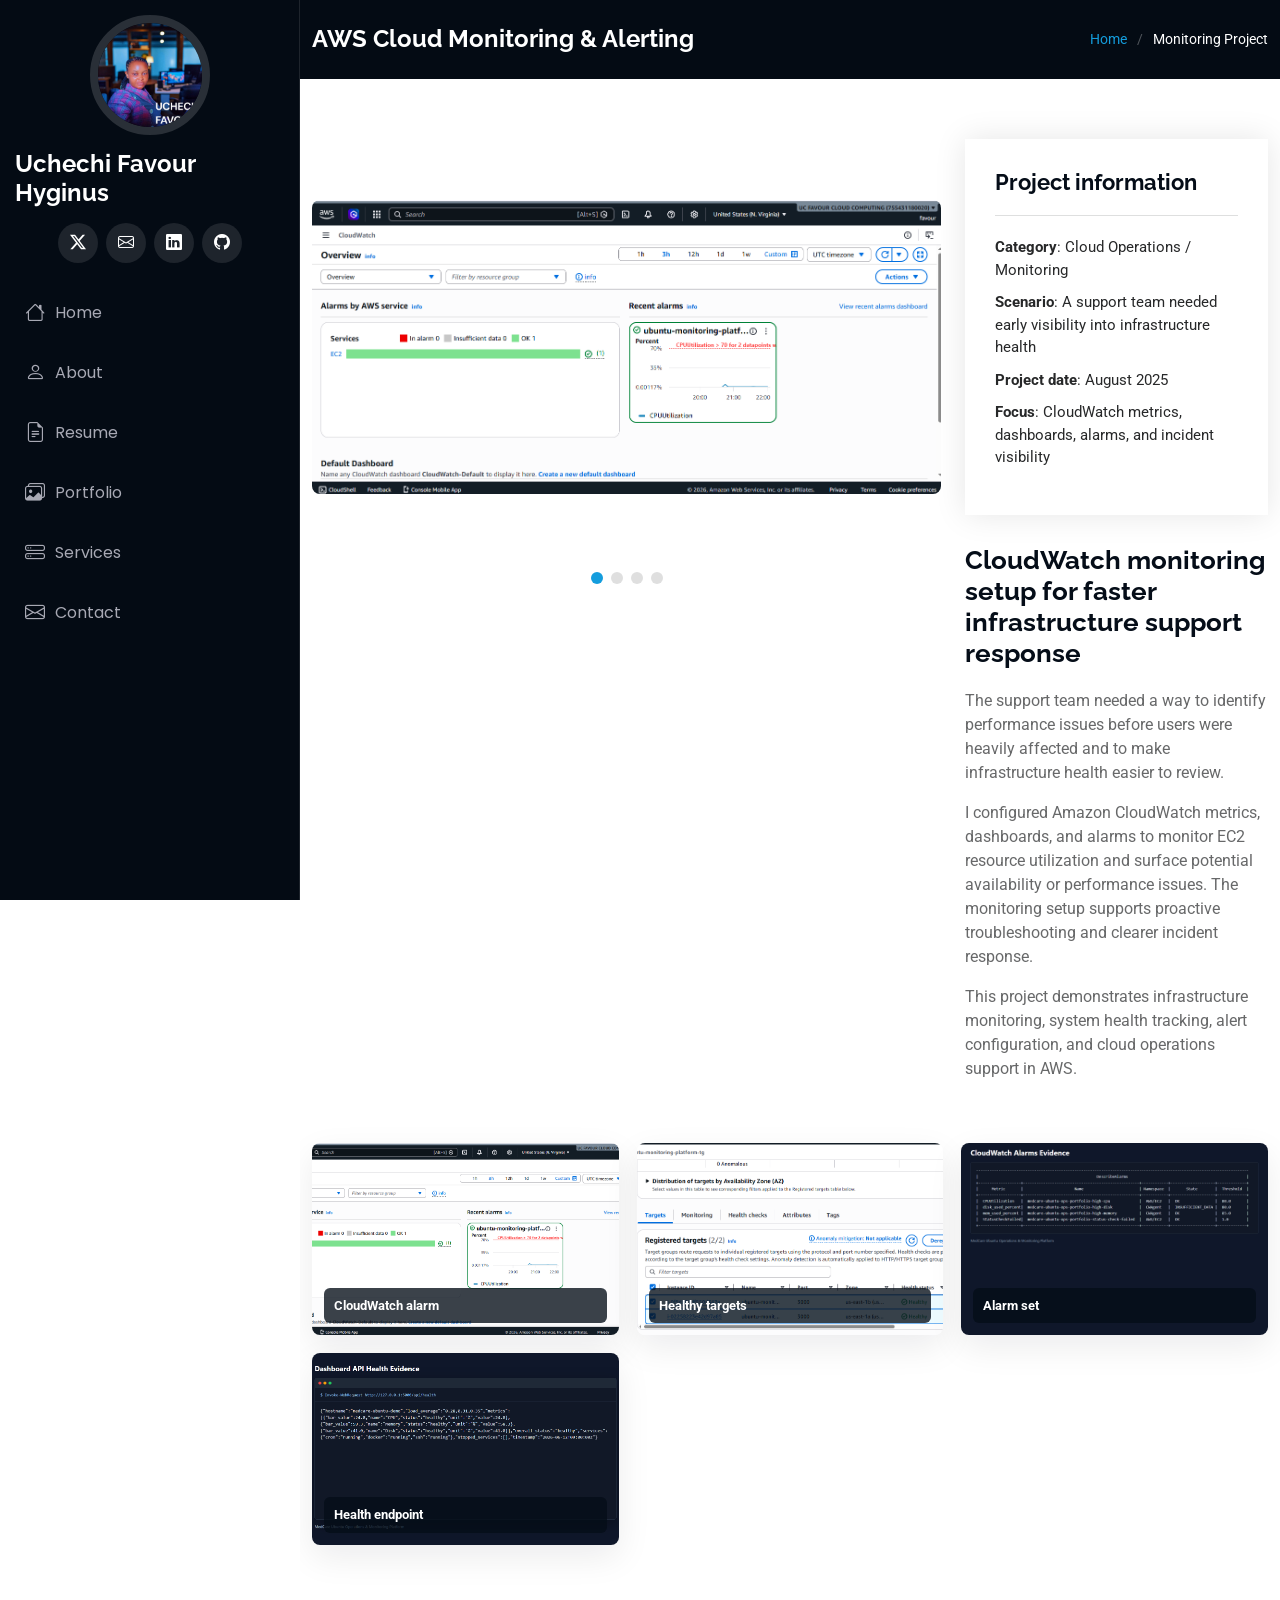
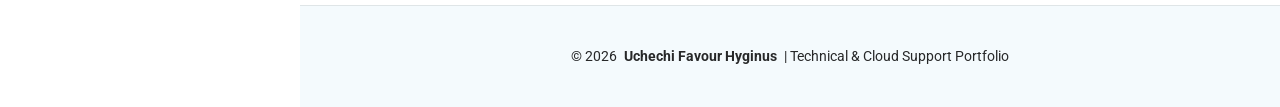
<file: monitoring-project.html>
<!DOCTYPE html>
<html lang="en">

<head>
  <meta charset="utf-8">
  <meta content="width=device-width, initial-scale=1.0" name="viewport">
  <title>AWS Cloud Monitoring & Alerting - UC Favour Hyginus</title>
  <meta content="AWS CloudWatch monitoring and alerting project with dashboards, alarms, health checks, and support visibility evidence." name="description">
  <meta content="AWS CloudWatch, monitoring, alerting, dashboards, cloud operations" name="keywords">

  <!-- Favicons -->
  <link href="assets/img/favicon.png" rel="icon">
  <link href="assets/img/apple-touch-icon.png" rel="apple-touch-icon">

  <!-- Fonts -->
  <link href="https://fonts.googleapis.com" rel="preconnect">
  <link href="https://fonts.gstatic.com" rel="preconnect" crossorigin>
  <link href="https://fonts.googleapis.com/css2?family=Roboto:ital,wght@0,100;0,300;0,400;0,500;0,700;0,900;1,100;1,300;1,400;1,500;1,700;1,900&family=Poppins:ital,wght@0,100;0,200;0,300;0,400;0,500;0,600;0,700;0,800;0,900;1,100;1,200;1,300;1,400;1,500;1,600;1,700;1,800;1,900&family=Raleway:ital,wght@0,100;0,200;0,300;0,400;0,500;0,600;0,700;0,800;0,900;1,100;1,200;1,300;1,400;1,500;1,600;1,700;1,800;1,900&display=swap" rel="stylesheet">

  <!-- Vendor CSS Files -->
  <link href="assets/vendor/bootstrap/css/bootstrap.min.css" rel="stylesheet">
  <link href="assets/vendor/bootstrap-icons/bootstrap-icons.css" rel="stylesheet">
  <link href="assets/vendor/aos/aos.css" rel="stylesheet">
  <link href="assets/vendor/glightbox/css/glightbox.min.css" rel="stylesheet">
  <link href="assets/vendor/swiper/swiper-bundle.min.css" rel="stylesheet">

  <!-- Main CSS File -->
  <link href="assets/css/main.css" rel="stylesheet">
</head>

<body class="portfolio-details-page">

  <header id="header" class="header dark-background d-flex flex-column">
    <i class="header-toggle d-xl-none bi bi-list"></i>

    <div class="profile-img">
      <img src="assets/img/my-profile-img.jpg" alt="" class="img-fluid rounded-circle">
    </div>

    <a href="index.html" class="logo d-flex align-items-center justify-content-center">
      <!-- Uncomment the line below if you also wish to use an image logo -->
      <!-- <img src="assets/img/logo.png" alt=""> -->
      <h1 class="sitename">Uchechi Favour Hyginus</h1>
    </a>

        <div class="social-links text-center">
      <a href="https://x.com/ucfavour23" target="_blank"><i class="bi bi-twitter-x"></i></a>
      <a href="mailto:ucfavour23@gmail.com"><i class="bi bi-envelope"></i></a>
      <a href="https://linkedin.com/in/uchechifavour" target="_blank"><i class="bi bi-linkedin"></i></a>
      <a href="https://github.com/ucfavour23" target="_blank"><i class="bi bi-github"></i></a>
    </div>

        <nav id="navmenu" class="navmenu">
      <ul>
        <li><a href="index.html#hero"><i class="bi bi-house navicon"></i>Home</a></li>
        <li><a href="index.html#about"><i class="bi bi-person navicon"></i> About</a></li>
        <li><a href="index.html#resume"><i class="bi bi-file-earmark-text navicon"></i> Resume</a></li>
        <li><a href="index.html#portfolio"><i class="bi bi-images navicon"></i> Portfolio</a></li>
        <li><a href="index.html#services"><i class="bi bi-hdd-stack navicon"></i> Services</a></li>
        <li><a href="index.html#contact"><i class="bi bi-envelope navicon"></i> Contact</a></li>
      </ul>
    </nav>

  </header>

  <main class="main">

    <!-- Page Title -->
    <div class="page-title dark-background">
      <div class="container d-lg-flex justify-content-between align-items-center">
        <h1 class="mb-2 mb-lg-0">AWS Cloud Monitoring & Alerting</h1>
        <nav class="breadcrumbs">
          <ol>
            <li><a href="index.html">Home</a></li>
            <li class="current">Monitoring Project</li>
          </ol>
        </nav>
      </div>
    </div><!-- End Page Title -->

    <!-- Portfolio Details Section -->
    <section id="portfolio-details" class="portfolio-details section">

      <div class="container" data-aos="fade-up" data-aos-delay="100">

        <div class="row gy-4">

          <div class="col-lg-8">
            <div class="portfolio-details-slider swiper init-swiper">

              <script type="application/json" class="swiper-config">
                {
                  "loop": true,
                  "speed": 600,
                  "autoplay": {
                    "delay": 5000
                  },
                  "slidesPerView": "auto",
                  "pagination": {
                    "el": ".swiper-pagination",
                    "type": "bullets",
                    "clickable": true
                  }
                }
              </script>

              <div class="swiper-wrapper align-items-center">

                <div class="swiper-slide">
                  <img src="assets/img/portfolio/aws-ubuntu-monitoring-platform/CloudWatch-Alarm.png" alt="CloudWatch alarm evidence">
                </div>

                <div class="swiper-slide">
                  <img src="assets/img/portfolio/aws-ubuntu-monitoring-platform/Healthy-target-group.png" alt="Healthy target group evidence">
                </div>

                <div class="swiper-slide">
                  <img src="assets/img/portfolio/medcare-ubuntu-ops-monitoring/cloudwatch-alarms.png" alt="MedCare CloudWatch alarms">
                </div>

                <div class="swiper-slide">
                  <img src="assets/img/portfolio/medcare-ubuntu-ops-monitoring/api-health.png" alt="API health evidence">
                </div>

              </div>
              <div class="swiper-pagination"></div>
            </div>
          </div>

          <div class="col-lg-4">
            <div class="portfolio-info" data-aos="fade-up" data-aos-delay="200">
              <h3>Project information</h3>
              <ul>
                <li><strong>Category</strong>: Cloud Operations / Monitoring</li>
                <li><strong>Scenario</strong>: A support team needed early visibility into infrastructure health</li>
                <li><strong>Project date</strong>: August 2025</li>
                <li><strong>Focus</strong>: CloudWatch metrics, dashboards, alarms, and incident visibility</li>
              </ul>
            </div>
            <div class="portfolio-description" data-aos="fade-up" data-aos-delay="300">
              <h2>CloudWatch monitoring setup for faster infrastructure support response</h2>
              <p>
                The support team needed a way to identify performance issues before users were heavily affected and to make infrastructure health easier to review.
              </p>
              <p>
                I configured Amazon CloudWatch metrics, dashboards, and alarms to monitor EC2 resource utilization and surface potential availability or performance issues. The monitoring setup supports proactive troubleshooting and clearer incident response.
              </p>
              <p>
                This project demonstrates infrastructure monitoring, system health tracking, alert configuration, and cloud operations support in AWS.
              </p>
            </div>
          </div>

        </div>

        <div class="evidence-grid" data-aos="fade-up" data-aos-delay="150">
          <a href="assets/img/portfolio/aws-ubuntu-monitoring-platform/CloudWatch-Alarm.png" class="glightbox" data-gallery="monitoring-evidence"><img src="assets/img/portfolio/aws-ubuntu-monitoring-platform/CloudWatch-Alarm.png" alt="CloudWatch alarm"><span>CloudWatch alarm</span></a>
          <a href="assets/img/portfolio/aws-ubuntu-monitoring-platform/Healthy-target-group.png" class="glightbox" data-gallery="monitoring-evidence"><img src="assets/img/portfolio/aws-ubuntu-monitoring-platform/Healthy-target-group.png" alt="Healthy targets"><span>Healthy targets</span></a>
          <a href="assets/img/portfolio/medcare-ubuntu-ops-monitoring/cloudwatch-alarms.png" class="glightbox" data-gallery="monitoring-evidence"><img src="assets/img/portfolio/medcare-ubuntu-ops-monitoring/cloudwatch-alarms.png" alt="CloudWatch alarms"><span>Alarm set</span></a>
          <a href="assets/img/portfolio/medcare-ubuntu-ops-monitoring/api-health.png" class="glightbox" data-gallery="monitoring-evidence"><img src="assets/img/portfolio/medcare-ubuntu-ops-monitoring/api-health.png" alt="Health endpoint"><span>Health endpoint</span></a>
        </div>

      </div>

    </section><!-- /Portfolio Details Section -->

  </main>

  <footer id="footer" class="footer position-relative light-background">

    <div class="container">
      <div class="copyright text-center">
        <p>&copy; 2026 <strong class="px-1 sitename">Uchechi Favour Hyginus</strong> | Technical & Cloud Support Portfolio</p>
      </div>
    </div>

  </footer>

  <!-- Scroll Top -->
  <a href="#" id="scroll-top" class="scroll-top d-flex align-items-center justify-content-center"><i class="bi bi-arrow-up-short"></i></a>

  <!-- Preloader -->
  <div id="preloader"></div>

  <!-- Vendor JS Files -->
  <script src="assets/vendor/bootstrap/js/bootstrap.bundle.min.js"></script>
  <script src="assets/vendor/php-email-form/validate.js"></script>
  <script src="assets/vendor/aos/aos.js"></script>
  <script src="assets/vendor/typed.js/typed.umd.js"></script>
  <script src="assets/vendor/purecounter/purecounter_vanilla.js"></script>
  <script src="assets/vendor/waypoints/noframework.waypoints.js"></script>
  <script src="assets/vendor/glightbox/js/glightbox.min.js"></script>
  <script src="assets/vendor/imagesloaded/imagesloaded.pkgd.min.js"></script>
  <script src="assets/vendor/isotope-layout/isotope.pkgd.min.js"></script>
  <script src="assets/vendor/swiper/swiper-bundle.min.js"></script>

  <!-- Main JS File -->
  <script src="assets/js/main.js"></script>

</body>

</html>
</file>
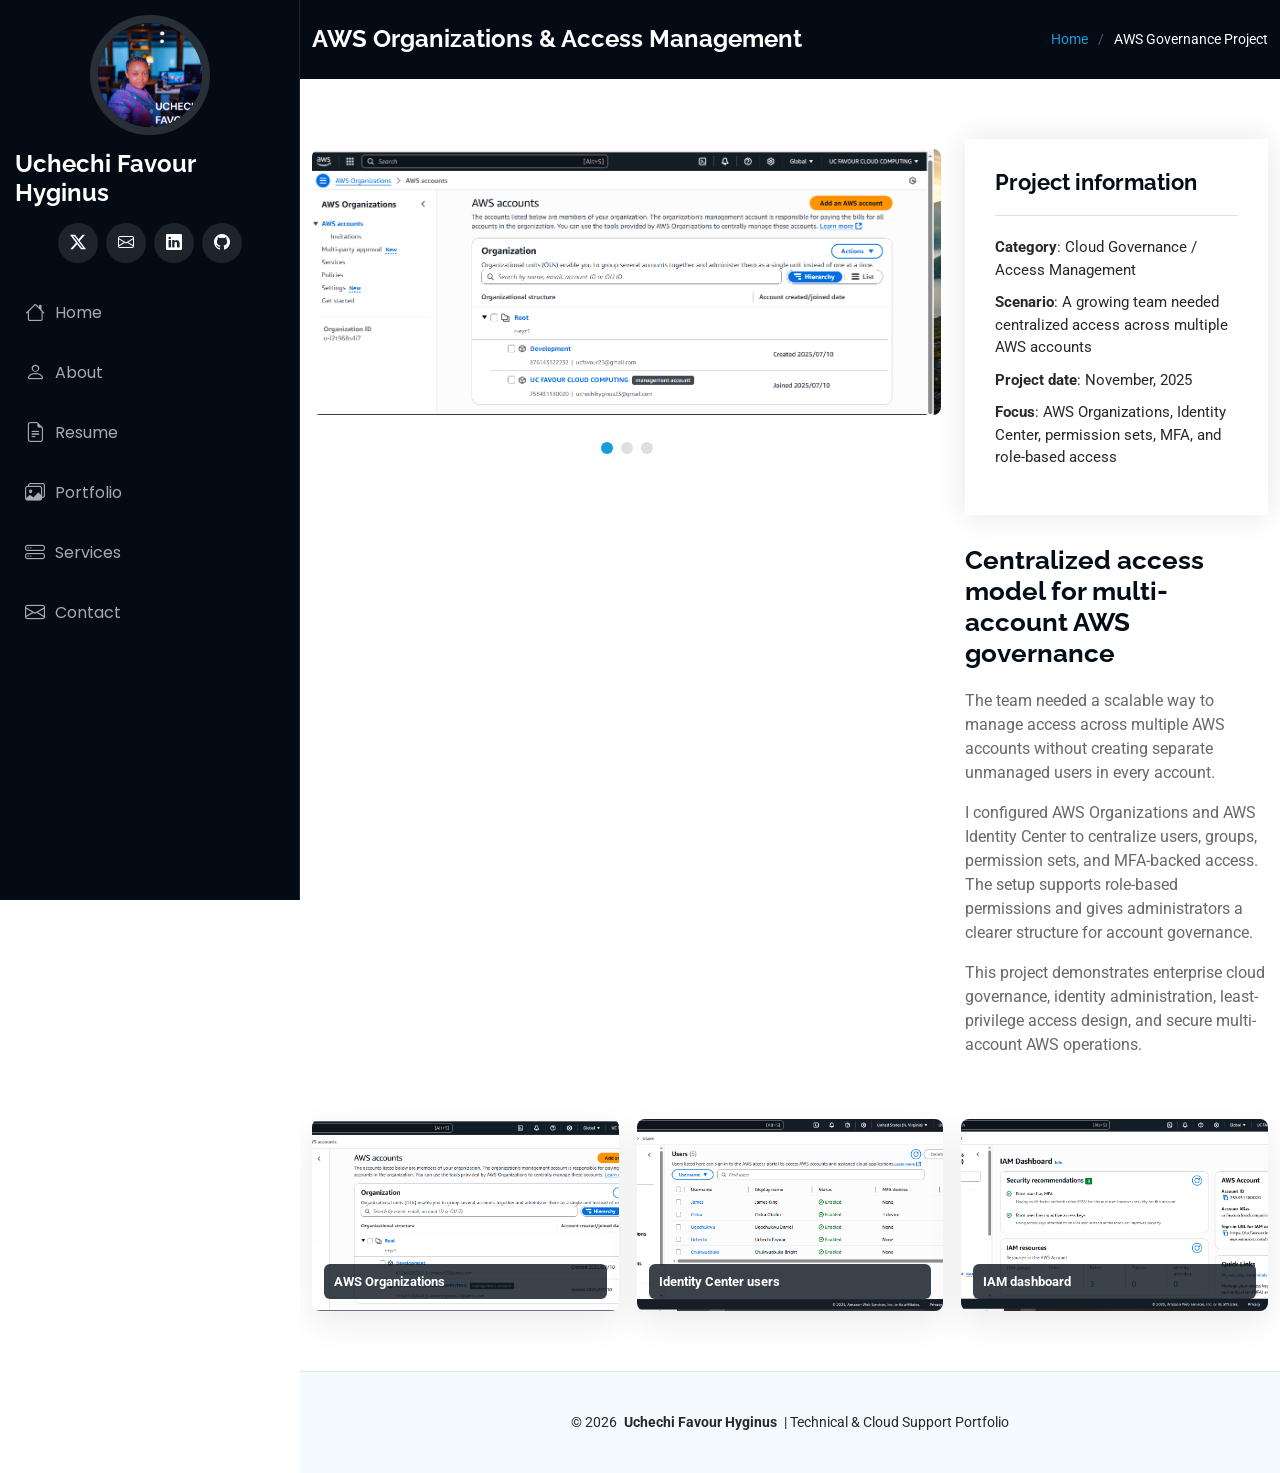
<file: organization-access-management.html>
<!DOCTYPE html>
<html lang="en">

<head>
  <meta charset="utf-8">
  <meta content="width=device-width, initial-scale=1.0" name="viewport">
  <title>AWS Organizations & Access Management - UC Favour Hyginus</title>
  <meta content="AWS Organizations and Identity Center governance project showing centralized multi-account access, users, permission sets, and MFA-backed access." name="description">
  <meta content="AWS Organizations, Identity Center, SSO, permission sets, MFA, cloud governance" name="keywords">

  <!-- Favicons -->
  <link href="assets/img/favicon.png" rel="icon">
  <link href="assets/img/apple-touch-icon.png" rel="apple-touch-icon">

  <!-- Fonts -->
  <link href="https://fonts.googleapis.com" rel="preconnect">
  <link href="https://fonts.gstatic.com" rel="preconnect" crossorigin>
  <link href="https://fonts.googleapis.com/css2?family=Roboto:ital,wght@0,100;0,300;0,400;0,500;0,700;0,900;1,100;1,300;1,400;1,500;1,700;1,900&family=Poppins:ital,wght@0,100;0,200;0,300;0,400;0,500;0,600;0,700;0,800;0,900;1,100;1,200;1,300;1,400;1,500;1,600;1,700;1,800;1,900&family=Raleway:ital,wght@0,100;0,200;0,300;0,400;0,500;0,600;0,700;0,800;0,900;1,100;1,200;1,300;1,400;1,500;1,600;1,700;1,800;1,900&display=swap" rel="stylesheet">

  <!-- Vendor CSS Files -->
  <link href="assets/vendor/bootstrap/css/bootstrap.min.css" rel="stylesheet">
  <link href="assets/vendor/bootstrap-icons/bootstrap-icons.css" rel="stylesheet">
  <link href="assets/vendor/aos/aos.css" rel="stylesheet">
  <link href="assets/vendor/glightbox/css/glightbox.min.css" rel="stylesheet">
  <link href="assets/vendor/swiper/swiper-bundle.min.css" rel="stylesheet">

  <!-- Main CSS File -->
  <link href="assets/css/main.css" rel="stylesheet">
</head>

<body class="portfolio-details-page">

  <header id="header" class="header dark-background d-flex flex-column">
    <i class="header-toggle d-xl-none bi bi-list"></i>

    <div class="profile-img">
      <img src="assets/img/my-profile-img.jpg" alt="" class="img-fluid rounded-circle">
    </div>

    <a href="index.html" class="logo d-flex align-items-center justify-content-center">
      <!-- Uncomment the line below if you also wish to use an image logo -->
      <!-- <img src="assets/img/logo.png" alt=""> -->
      <h1 class="sitename">Uchechi Favour Hyginus</h1>
    </a>

        <div class="social-links text-center">
      <a href="https://x.com/ucfavour23" target="_blank"><i class="bi bi-twitter-x"></i></a>
      <a href="mailto:ucfavour23@gmail.com"><i class="bi bi-envelope"></i></a>
      <a href="https://linkedin.com/in/uchechifavour" target="_blank"><i class="bi bi-linkedin"></i></a>
      <a href="https://github.com/ucfavour23" target="_blank"><i class="bi bi-github"></i></a>
    </div>

        <nav id="navmenu" class="navmenu">
      <ul>
        <li><a href="index.html#hero"><i class="bi bi-house navicon"></i>Home</a></li>
        <li><a href="index.html#about"><i class="bi bi-person navicon"></i> About</a></li>
        <li><a href="index.html#resume"><i class="bi bi-file-earmark-text navicon"></i> Resume</a></li>
        <li><a href="index.html#portfolio"><i class="bi bi-images navicon"></i> Portfolio</a></li>
        <li><a href="index.html#services"><i class="bi bi-hdd-stack navicon"></i> Services</a></li>
        <li><a href="index.html#contact"><i class="bi bi-envelope navicon"></i> Contact</a></li>
      </ul>
    </nav>

  </header>

  <main class="main">

    <!-- Page Title -->
    <div class="page-title dark-background">
      <div class="container d-lg-flex justify-content-between align-items-center">
        <h1 class="mb-2 mb-lg-0">AWS Organizations & Access Management</h1>
        <nav class="breadcrumbs">
          <ol>
            <li><a href="index.html">Home</a></li>
            <li class="current">AWS Governance Project</li>
          </ol>
        </nav>
      </div>
    </div><!-- End Page Title -->

    <!-- Portfolio Details Section -->
    <section id="portfolio-details" class="portfolio-details section">

      <div class="container" data-aos="fade-up" data-aos-delay="100">

        <div class="row gy-4">

          <div class="col-lg-8">
            <div class="portfolio-details-slider swiper init-swiper">

              <script type="application/json" class="swiper-config">
                {
                  "loop": true,
                  "speed": 600,
                  "autoplay": {
                    "delay": 5000
                  },
                  "slidesPerView": "auto",
                  "pagination": {
                    "el": ".swiper-pagination",
                    "type": "bullets",
                    "clickable": true
                  }
                }
              </script>

              <div class="swiper-wrapper align-items-center">

                <div class="swiper-slide">
                  <img src="assets/img/portfolio/app-1.jpg" alt="AWS Organizations account structure">
                </div>

                <div class="swiper-slide">
                  <img src="assets/img/portfolio/app-3.jpg" alt="AWS Identity Center users for centralized access">
                </div>

                <div class="swiper-slide">
                  <img src="assets/img/portfolio/app-2.jpg" alt="AWS IAM security recommendations and access resources">
                </div>

              </div>
              <div class="swiper-pagination"></div>
            </div>
          </div>

          <div class="col-lg-4">
            <div class="portfolio-info" data-aos="fade-up" data-aos-delay="200">
              <h3>Project information</h3>
              <ul>
                <li><strong>Category</strong>: Cloud Governance / Access Management</li>
                <li><strong>Scenario</strong>: A growing team needed centralized access across multiple AWS accounts</li>
                <li><strong>Project date</strong>: November, 2025</li>
                <li><strong>Focus</strong>: AWS Organizations, Identity Center, permission sets, MFA, and role-based access</li>
              </ul>
            </div>
            <div class="portfolio-description" data-aos="fade-up" data-aos-delay="300">
              <h2>Centralized access model for multi-account AWS governance</h2>
              <p>
                The team needed a scalable way to manage access across multiple AWS accounts without creating separate unmanaged users in every account.
              </p>
              <p>
                I configured AWS Organizations and AWS Identity Center to centralize users, groups, permission sets, and MFA-backed access. The setup supports role-based permissions and gives administrators a clearer structure for account governance.
              </p>
              <p>
                This project demonstrates enterprise cloud governance, identity administration, least-privilege access design, and secure multi-account AWS operations.
              </p>
            </div>
          </div>

        </div>

        <div class="evidence-grid" data-aos="fade-up" data-aos-delay="150">
          <a href="assets/img/portfolio/app-1.jpg" class="glightbox" data-gallery="governance-evidence"><img src="assets/img/portfolio/app-1.jpg" alt="AWS Organizations"><span>AWS Organizations</span></a>
          <a href="assets/img/portfolio/app-3.jpg" class="glightbox" data-gallery="governance-evidence"><img src="assets/img/portfolio/app-3.jpg" alt="Identity Center users"><span>Identity Center users</span></a>
          <a href="assets/img/portfolio/app-2.jpg" class="glightbox" data-gallery="governance-evidence"><img src="assets/img/portfolio/app-2.jpg" alt="IAM dashboard"><span>IAM dashboard</span></a>
        </div>

      </div>

    </section><!-- /Portfolio Details Section -->

  </main>

  <footer id="footer" class="footer position-relative light-background">

    <div class="container">
      <div class="copyright text-center">
        <p>&copy; 2026 <strong class="px-1 sitename">Uchechi Favour Hyginus</strong> | Technical & Cloud Support Portfolio</p>
      </div>
    </div>

  </footer>

  <!-- Scroll Top -->
  <a href="#" id="scroll-top" class="scroll-top d-flex align-items-center justify-content-center"><i class="bi bi-arrow-up-short"></i></a>

  <!-- Preloader -->
  <div id="preloader"></div>

  <!-- Vendor JS Files -->
  <script src="assets/vendor/bootstrap/js/bootstrap.bundle.min.js"></script>
  <script src="assets/vendor/php-email-form/validate.js"></script>
  <script src="assets/vendor/aos/aos.js"></script>
  <script src="assets/vendor/typed.js/typed.umd.js"></script>
  <script src="assets/vendor/purecounter/purecounter_vanilla.js"></script>
  <script src="assets/vendor/waypoints/noframework.waypoints.js"></script>
  <script src="assets/vendor/glightbox/js/glightbox.min.js"></script>
  <script src="assets/vendor/imagesloaded/imagesloaded.pkgd.min.js"></script>
  <script src="assets/vendor/isotope-layout/isotope.pkgd.min.js"></script>
  <script src="assets/vendor/swiper/swiper-bundle.min.js"></script>

  <!-- Main JS File -->
  <script src="assets/js/main.js"></script>

</body>

</html>
</file>
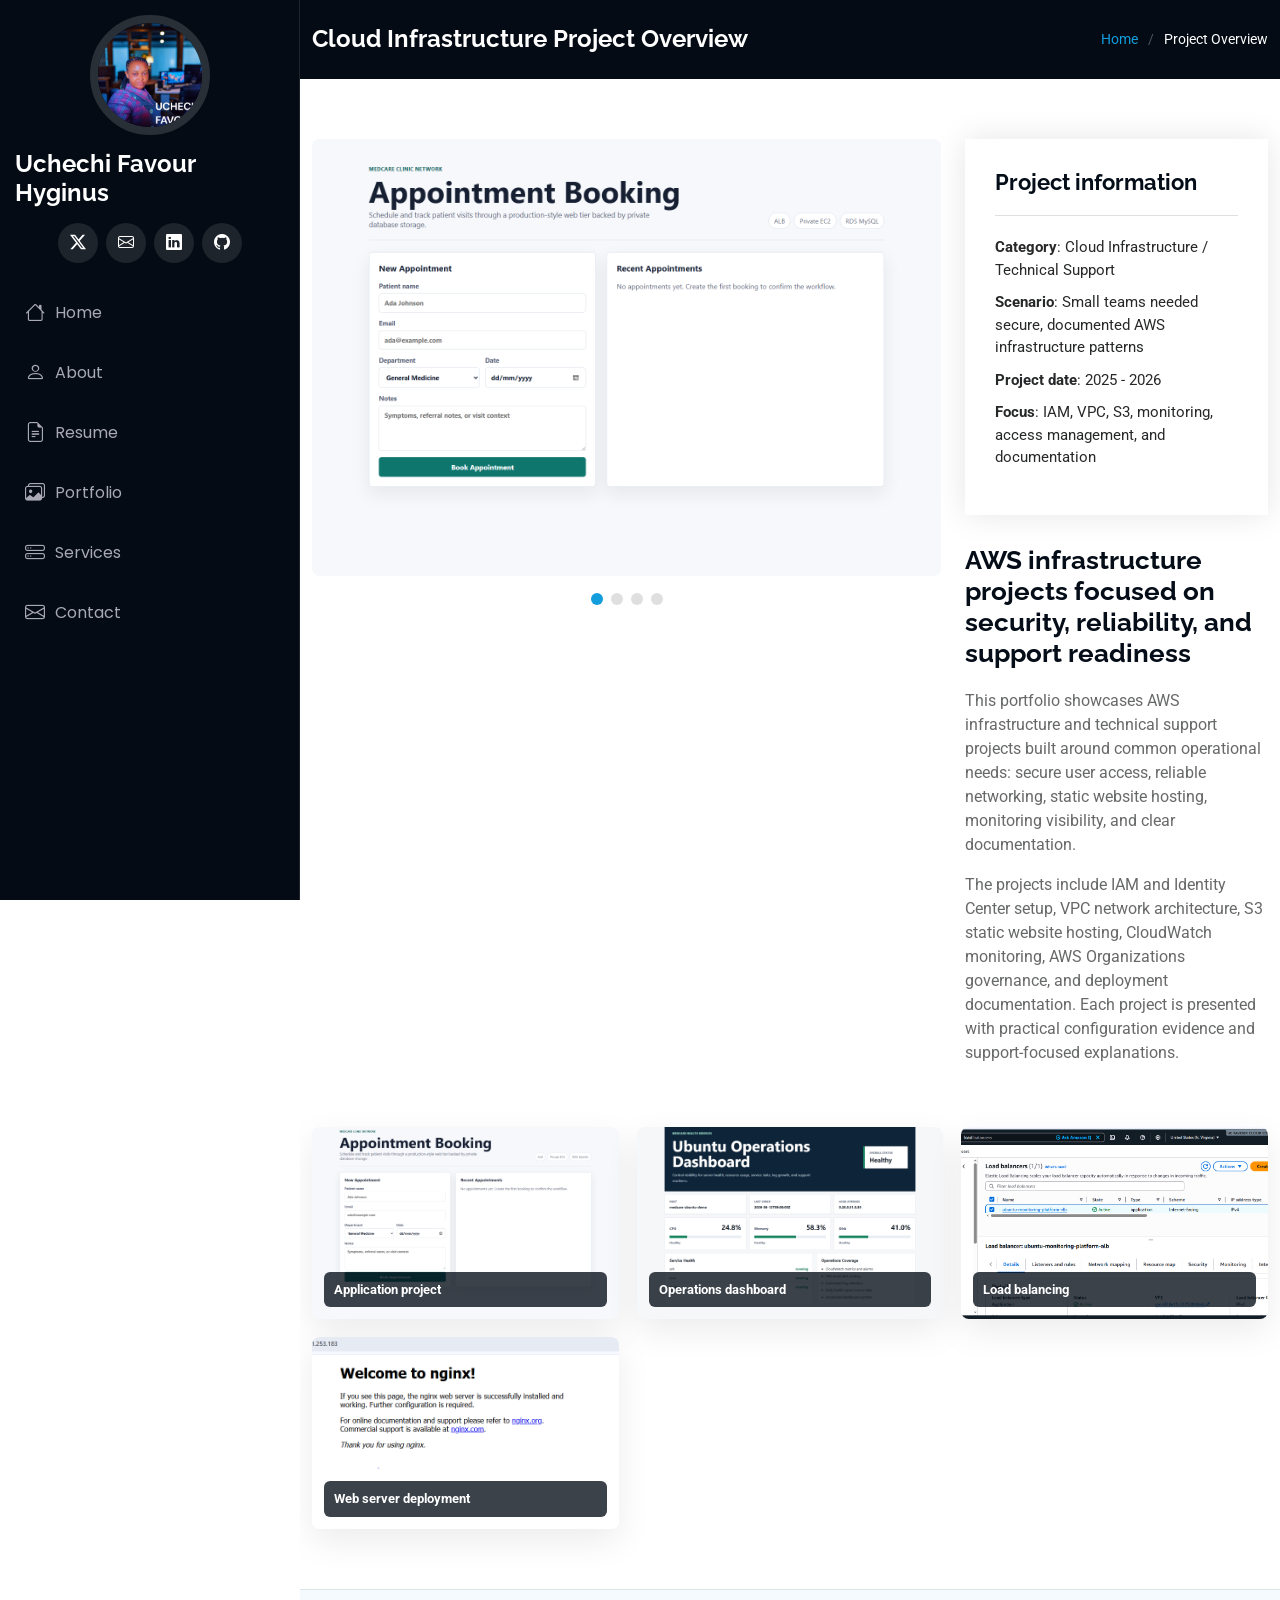
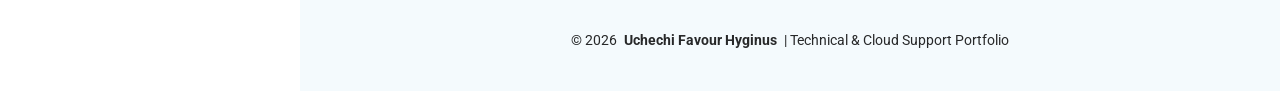
<file: portfolio-details.html>
<!DOCTYPE html>
<html lang="en">

<head>
  <meta charset="utf-8">
  <meta content="width=device-width, initial-scale=1.0" name="viewport">
  <title>Cloud Infrastructure Project Overview - UC Favour Hyginus</title>
  <meta content="Overview of AWS infrastructure, application hosting, monitoring, access management, and documentation projects by Uchechi Favour Hyginus." name="description">
  <meta content="AWS portfolio, cloud support, Terraform, monitoring, IAM, VPC, application hosting" name="keywords">

  <!-- Favicons -->
  <link href="assets/img/favicon.png" rel="icon">
  <link href="assets/img/apple-touch-icon.png" rel="apple-touch-icon">

  <!-- Fonts -->
  <link href="https://fonts.googleapis.com" rel="preconnect">
  <link href="https://fonts.gstatic.com" rel="preconnect" crossorigin>
  <link href="https://fonts.googleapis.com/css2?family=Roboto:ital,wght@0,100;0,300;0,400;0,500;0,700;0,900;1,100;1,300;1,400;1,500;1,700;1,900&family=Poppins:ital,wght@0,100;0,200;0,300;0,400;0,500;0,600;0,700;0,800;0,900;1,100;1,200;1,300;1,400;1,500;1,600;1,700;1,800;1,900&family=Raleway:ital,wght@0,100;0,200;0,300;0,400;0,500;0,600;0,700;0,800;0,900;1,100;1,200;1,300;1,400;1,500;1,600;1,700;1,800;1,900&display=swap" rel="stylesheet">

  <!-- Vendor CSS Files -->
  <link href="assets/vendor/bootstrap/css/bootstrap.min.css" rel="stylesheet">
  <link href="assets/vendor/bootstrap-icons/bootstrap-icons.css" rel="stylesheet">
  <link href="assets/vendor/aos/aos.css" rel="stylesheet">
  <link href="assets/vendor/glightbox/css/glightbox.min.css" rel="stylesheet">
  <link href="assets/vendor/swiper/swiper-bundle.min.css" rel="stylesheet">

  <!-- Main CSS File -->
  <link href="assets/css/main.css" rel="stylesheet">
</head>

<body class="portfolio-details-page">

  <header id="header" class="header dark-background d-flex flex-column">
    <i class="header-toggle d-xl-none bi bi-list"></i>

    <div class="profile-img">
      <img src="assets/img/my-profile-img.jpg" alt="" class="img-fluid rounded-circle">
    </div>

    <a href="index.html" class="logo d-flex align-items-center justify-content-center">
      <!-- Uncomment the line below if you also wish to use an image logo -->
      <!-- <img src="assets/img/logo.png" alt=""> -->
      <h1 class="sitename">Uchechi Favour Hyginus</h1>
    </a>

        <div class="social-links text-center">
      <a href="https://x.com/ucfavour23" target="_blank"><i class="bi bi-twitter-x"></i></a>
      <a href="mailto:ucfavour23@gmail.com"><i class="bi bi-envelope"></i></a>
      <a href="https://linkedin.com/in/uchechifavour" target="_blank"><i class="bi bi-linkedin"></i></a>
      <a href="https://github.com/ucfavour23" target="_blank"><i class="bi bi-github"></i></a>
    </div>

        <nav id="navmenu" class="navmenu">
      <ul>
        <li><a href="index.html#hero"><i class="bi bi-house navicon"></i>Home</a></li>
        <li><a href="index.html#about"><i class="bi bi-person navicon"></i> About</a></li>
        <li><a href="index.html#resume"><i class="bi bi-file-earmark-text navicon"></i> Resume</a></li>
        <li><a href="index.html#portfolio"><i class="bi bi-images navicon"></i> Portfolio</a></li>
        <li><a href="index.html#services"><i class="bi bi-hdd-stack navicon"></i> Services</a></li>
        <li><a href="index.html#contact"><i class="bi bi-envelope navicon"></i> Contact</a></li>
      </ul>
    </nav>

  </header>

  <main class="main">

    <!-- Page Title -->
    <div class="page-title dark-background">
      <div class="container d-lg-flex justify-content-between align-items-center">
        <h1 class="mb-2 mb-lg-0">Cloud Infrastructure Project Overview</h1>
        <nav class="breadcrumbs">
          <ol>
            <li><a href="index.html">Home</a></li>
            <li class="current">Project Overview</li>
          </ol>
        </nav>
      </div>
    </div><!-- End Page Title -->

    <!-- Portfolio Details Section -->
    <section id="portfolio-details" class="portfolio-details section">

      <div class="container" data-aos="fade-up" data-aos-delay="100">

        <div class="row gy-4">

          <div class="col-lg-8">
            <div class="portfolio-details-slider swiper init-swiper">

              <script type="application/json" class="swiper-config">
                {
                  "loop": true,
                  "speed": 600,
                  "autoplay": {
                    "delay": 5000
                  },
                  "slidesPerView": "auto",
                  "pagination": {
                    "el": ".swiper-pagination",
                    "type": "bullets",
                    "clickable": true
                  }
                }
              </script>

              <div class="swiper-wrapper align-items-center">

                <div class="swiper-slide">
                  <img src="assets/img/portfolio/medcare-appointment-booking-platform/app-local.png" alt="MedCare appointment booking application">
                </div>

                <div class="swiper-slide">
                  <img src="assets/img/portfolio/medcare-ubuntu-ops-monitoring/dashboard-local.png" alt="MedCare operations dashboard">
                </div>

                <div class="swiper-slide">
                  <img src="assets/img/portfolio/aws-ubuntu-monitoring-platform/Load-Balancer.png" alt="AWS load balancer evidence">
                </div>

                <div class="swiper-slide">
                  <img src="assets/img/portfolio/nginx-webserver-successfully-deployed.png" alt="EC2 NGINX deployment evidence">
                </div>

              </div>
              <div class="swiper-pagination"></div>
            </div>
          </div>

          <div class="col-lg-4">
            <div class="portfolio-info" data-aos="fade-up" data-aos-delay="200">
              <h3>Project information</h3>
              <ul>
                <li><strong>Category</strong>: Cloud Infrastructure / Technical Support</li>
                <li><strong>Scenario</strong>: Small teams needed secure, documented AWS infrastructure patterns</li>
                <li><strong>Project date</strong>: 2025 - 2026</li>
                <li><strong>Focus</strong>: IAM, VPC, S3, monitoring, access management, and documentation</li>
              </ul>
            </div>
            <div class="portfolio-description" data-aos="fade-up" data-aos-delay="300">
              <h2>AWS infrastructure projects focused on security, reliability, and support readiness</h2>
              <p>
                This portfolio showcases AWS infrastructure and technical support projects built around common operational needs: secure user access, reliable networking, static website hosting, monitoring visibility, and clear documentation.
              </p>
              <p>
                The projects include IAM and Identity Center setup, VPC network architecture, S3 static website hosting, CloudWatch monitoring, AWS Organizations governance, and deployment documentation. Each project is presented with practical configuration evidence and support-focused explanations.
              </p>
            </div>
          </div>

        </div>

        <div class="evidence-grid" data-aos="fade-up" data-aos-delay="150">
          <a href="assets/img/portfolio/medcare-appointment-booking-platform/app-local.png" class="glightbox" data-gallery="overview-evidence"><img src="assets/img/portfolio/medcare-appointment-booking-platform/app-local.png" alt="Appointment app"><span>Application project</span></a>
          <a href="assets/img/portfolio/medcare-ubuntu-ops-monitoring/dashboard-local.png" class="glightbox" data-gallery="overview-evidence"><img src="assets/img/portfolio/medcare-ubuntu-ops-monitoring/dashboard-local.png" alt="Operations dashboard"><span>Operations dashboard</span></a>
          <a href="assets/img/portfolio/aws-ubuntu-monitoring-platform/Load-Balancer.png" class="glightbox" data-gallery="overview-evidence"><img src="assets/img/portfolio/aws-ubuntu-monitoring-platform/Load-Balancer.png" alt="Load balancer"><span>Load balancing</span></a>
          <a href="assets/img/portfolio/nginx-webserver-successfully-deployed.png" class="glightbox" data-gallery="overview-evidence"><img src="assets/img/portfolio/nginx-webserver-successfully-deployed.png" alt="NGINX deployment"><span>Web server deployment</span></a>
        </div>

      </div>

    </section><!-- /Portfolio Details Section -->

  </main>

  <footer id="footer" class="footer position-relative light-background">

    <div class="container">
      <div class="copyright text-center">
        <p>&copy; 2026 <strong class="px-1 sitename">Uchechi Favour Hyginus</strong> | Technical & Cloud Support Portfolio</p>
      </div>
    </div>

  </footer>

  <!-- Scroll Top -->
  <a href="#" id="scroll-top" class="scroll-top d-flex align-items-center justify-content-center"><i class="bi bi-arrow-up-short"></i></a>

  <!-- Preloader -->
  <div id="preloader"></div>

  <!-- Vendor JS Files -->
  <script src="assets/vendor/bootstrap/js/bootstrap.bundle.min.js"></script>
  <script src="assets/vendor/php-email-form/validate.js"></script>
  <script src="assets/vendor/aos/aos.js"></script>
  <script src="assets/vendor/typed.js/typed.umd.js"></script>
  <script src="assets/vendor/purecounter/purecounter_vanilla.js"></script>
  <script src="assets/vendor/waypoints/noframework.waypoints.js"></script>
  <script src="assets/vendor/glightbox/js/glightbox.min.js"></script>
  <script src="assets/vendor/imagesloaded/imagesloaded.pkgd.min.js"></script>
  <script src="assets/vendor/isotope-layout/isotope.pkgd.min.js"></script>
  <script src="assets/vendor/swiper/swiper-bundle.min.js"></script>

  <!-- Main JS File -->
  <script src="assets/js/main.js"></script>

</body>

</html>
</file>
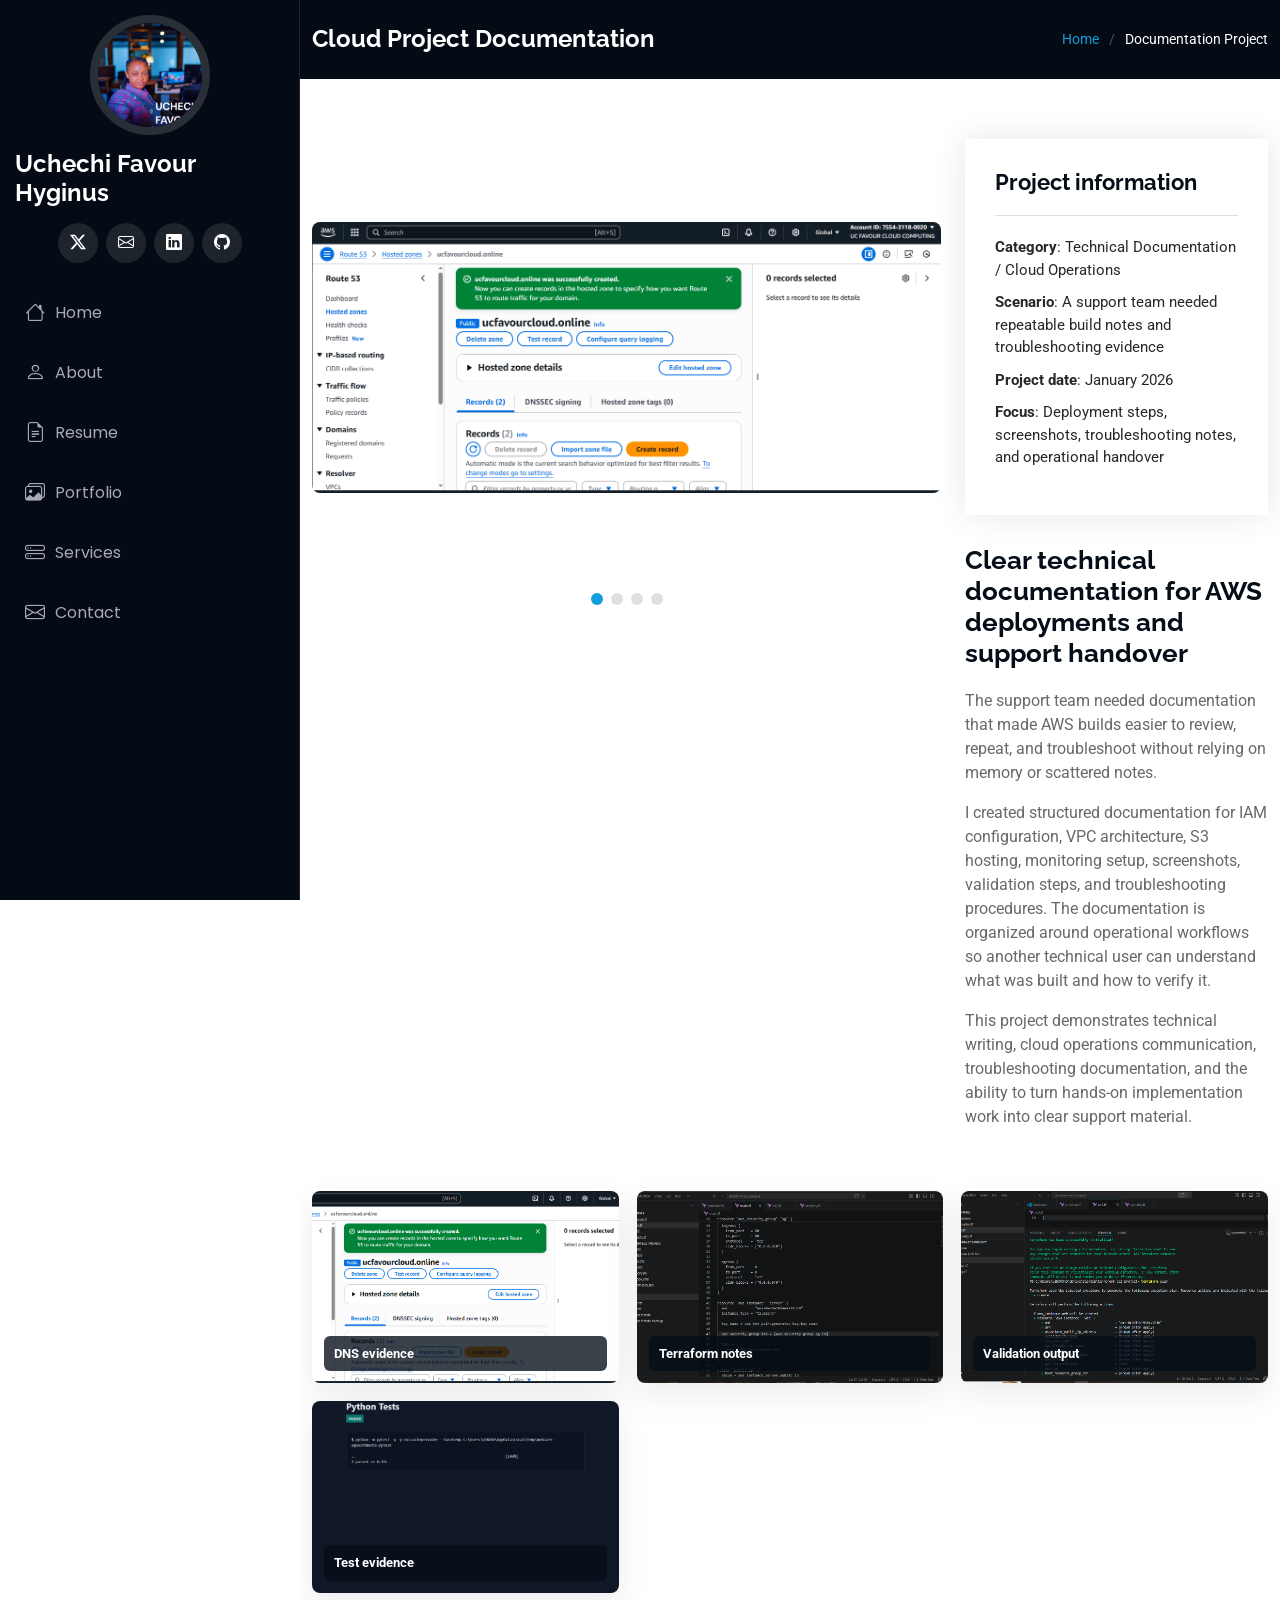
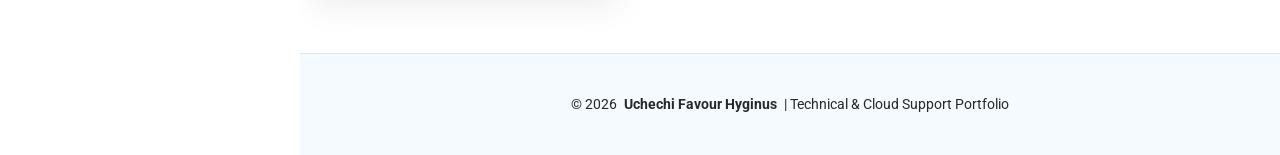
<file: project-documentation.html>
<!DOCTYPE html>
<html lang="en">

<head>
  <meta charset="utf-8">
  <meta content="width=device-width, initial-scale=1.0" name="viewport">
  <title>Cloud Project Documentation - UC Favour Hyginus</title>
  <meta content="Cloud project documentation portfolio entry covering deployment notes, screenshots, validation records, troubleshooting steps, and support handover." name="description">
  <meta content="technical documentation, AWS documentation, deployment evidence, troubleshooting, support handover" name="keywords">

  <!-- Favicons -->
  <link href="assets/img/favicon.png" rel="icon">
  <link href="assets/img/apple-touch-icon.png" rel="apple-touch-icon">

  <!-- Fonts -->
  <link href="https://fonts.googleapis.com" rel="preconnect">
  <link href="https://fonts.gstatic.com" rel="preconnect" crossorigin>
  <link href="https://fonts.googleapis.com/css2?family=Roboto:ital,wght@0,100;0,300;0,400;0,500;0,700;0,900;1,100;1,300;1,400;1,500;1,700;1,900&family=Poppins:ital,wght@0,100;0,200;0,300;0,400;0,500;0,600;0,700;0,800;0,900;1,100;1,200;1,300;1,400;1,500;1,600;1,700;1,800;1,900&family=Raleway:ital,wght@0,100;0,200;0,300;0,400;0,500;0,600;0,700;0,800;0,900;1,100;1,200;1,300;1,400;1,500;1,600;1,700;1,800;1,900&display=swap" rel="stylesheet">

  <!-- Vendor CSS Files -->
  <link href="assets/vendor/bootstrap/css/bootstrap.min.css" rel="stylesheet">
  <link href="assets/vendor/bootstrap-icons/bootstrap-icons.css" rel="stylesheet">
  <link href="assets/vendor/aos/aos.css" rel="stylesheet">
  <link href="assets/vendor/glightbox/css/glightbox.min.css" rel="stylesheet">
  <link href="assets/vendor/swiper/swiper-bundle.min.css" rel="stylesheet">

  <!-- Main CSS File -->
  <link href="assets/css/main.css" rel="stylesheet">
</head>

<body class="portfolio-details-page">

  <header id="header" class="header dark-background d-flex flex-column">
    <i class="header-toggle d-xl-none bi bi-list"></i>

    <div class="profile-img">
      <img src="assets/img/my-profile-img.jpg" alt="" class="img-fluid rounded-circle">
    </div>

    <a href="index.html" class="logo d-flex align-items-center justify-content-center">
      <!-- Uncomment the line below if you also wish to use an image logo -->
      <!-- <img src="assets/img/logo.png" alt=""> -->
      <h1 class="sitename">Uchechi Favour Hyginus</h1>
    </a>

        <div class="social-links text-center">
      <a href="https://x.com/ucfavour23" target="_blank"><i class="bi bi-twitter-x"></i></a>
      <a href="mailto:ucfavour23@gmail.com"><i class="bi bi-envelope"></i></a>
      <a href="https://linkedin.com/in/uchechifavour" target="_blank"><i class="bi bi-linkedin"></i></a>
      <a href="https://github.com/ucfavour23" target="_blank"><i class="bi bi-github"></i></a>
    </div>

        <nav id="navmenu" class="navmenu">
      <ul>
        <li><a href="index.html#hero"><i class="bi bi-house navicon"></i>Home</a></li>
        <li><a href="index.html#about"><i class="bi bi-person navicon"></i> About</a></li>
        <li><a href="index.html#resume"><i class="bi bi-file-earmark-text navicon"></i> Resume</a></li>
        <li><a href="index.html#portfolio"><i class="bi bi-images navicon"></i> Portfolio</a></li>
        <li><a href="index.html#services"><i class="bi bi-hdd-stack navicon"></i> Services</a></li>
        <li><a href="index.html#contact"><i class="bi bi-envelope navicon"></i> Contact</a></li>
      </ul>
    </nav>

  </header>

  <main class="main">

    <!-- Page Title -->
    <div class="page-title dark-background">
      <div class="container d-lg-flex justify-content-between align-items-center">
        <h1 class="mb-2 mb-lg-0">Cloud Project Documentation</h1>
        <nav class="breadcrumbs">
          <ol>
            <li><a href="index.html">Home</a></li>
            <li class="current">Documentation Project</li>
          </ol>
        </nav>
      </div>
    </div><!-- End Page Title -->

    <!-- Portfolio Details Section -->
    <section id="portfolio-details" class="portfolio-details section">

      <div class="container" data-aos="fade-up" data-aos-delay="100">

        <div class="row gy-4">

          <div class="col-lg-8">
            <div class="portfolio-details-slider swiper init-swiper">

              <script type="application/json" class="swiper-config">
                {
                  "loop": true,
                  "speed": 600,
                  "autoplay": {
                    "delay": 5000
                  },
                  "slidesPerView": "auto",
                  "pagination": {
                    "el": ".swiper-pagination",
                    "type": "bullets",
                    "clickable": true
                  }
                }
              </script>

              <div class="swiper-wrapper align-items-center">

                <div class="swiper-slide">
                  <img src="assets/img/portfolio/books-1.jpg" alt="Route 53 documentation and validation evidence">
                </div>

                <div class="swiper-slide">
                  <img src="assets/img/portfolio/Terraform code for EC2, key pair, and security group.PNG" alt="Terraform code documentation evidence">
                </div>

                <div class="swiper-slide">
                  <img src="assets/img/portfolio/terraform-plan.png" alt="Terraform plan validation evidence">
                </div>

                <div class="swiper-slide">
                  <img src="assets/img/portfolio/medcare-appointment-booking-platform/tests-passing.png" alt="Test validation documentation evidence">
                </div>

              </div>
              <div class="swiper-pagination"></div>
            </div>
          </div>

          <div class="col-lg-4">
            <div class="portfolio-info" data-aos="fade-up" data-aos-delay="200">
              <h3>Project information</h3>
              <ul>
                <li><strong>Category</strong>: Technical Documentation / Cloud Operations</li>
                <li><strong>Scenario</strong>: A support team needed repeatable build notes and troubleshooting evidence</li>
                <li><strong>Project date</strong>: January 2026</li>
                <li><strong>Focus</strong>: Deployment steps, screenshots, troubleshooting notes, and operational handover</li>
              </ul>
            </div>
            <div class="portfolio-description" data-aos="fade-up" data-aos-delay="300">
              <h2>Clear technical documentation for AWS deployments and support handover</h2>
              <p>
                The support team needed documentation that made AWS builds easier to review, repeat, and troubleshoot without relying on memory or scattered notes.
              </p>
              <p>
                I created structured documentation for IAM configuration, VPC architecture, S3 hosting, monitoring setup, screenshots, validation steps, and troubleshooting procedures. The documentation is organized around operational workflows so another technical user can understand what was built and how to verify it.
              </p>
              <p>
                This project demonstrates technical writing, cloud operations communication, troubleshooting documentation, and the ability to turn hands-on implementation work into clear support material.
              </p>
            </div>
          </div>

        </div>

        <div class="evidence-grid" data-aos="fade-up" data-aos-delay="150">
          <a href="assets/img/portfolio/books-1.jpg" class="glightbox" data-gallery="documentation-evidence"><img src="assets/img/portfolio/books-1.jpg" alt="Route 53 evidence"><span>DNS evidence</span></a>
          <a href="assets/img/portfolio/Terraform code for EC2, key pair, and security group.PNG" class="glightbox" data-gallery="documentation-evidence"><img src="assets/img/portfolio/Terraform code for EC2, key pair, and security group.PNG" alt="Terraform code"><span>Terraform notes</span></a>
          <a href="assets/img/portfolio/terraform-plan.png" class="glightbox" data-gallery="documentation-evidence"><img src="assets/img/portfolio/terraform-plan.png" alt="Terraform plan"><span>Validation output</span></a>
          <a href="assets/img/portfolio/medcare-appointment-booking-platform/tests-passing.png" class="glightbox" data-gallery="documentation-evidence"><img src="assets/img/portfolio/medcare-appointment-booking-platform/tests-passing.png" alt="Tests passing"><span>Test evidence</span></a>
        </div>

      </div>

    </section><!-- /Portfolio Details Section -->

  </main>

  <footer id="footer" class="footer position-relative light-background">

    <div class="container">
      <div class="copyright text-center">
        <p>&copy; 2026 <strong class="px-1 sitename">Uchechi Favour Hyginus</strong> | Technical & Cloud Support Portfolio</p>
      </div>
    </div>

  </footer>

  <!-- Scroll Top -->
  <a href="#" id="scroll-top" class="scroll-top d-flex align-items-center justify-content-center"><i class="bi bi-arrow-up-short"></i></a>

  <!-- Preloader -->
  <div id="preloader"></div>

  <!-- Vendor JS Files -->
  <script src="assets/vendor/bootstrap/js/bootstrap.bundle.min.js"></script>
  <script src="assets/vendor/php-email-form/validate.js"></script>
  <script src="assets/vendor/aos/aos.js"></script>
  <script src="assets/vendor/typed.js/typed.umd.js"></script>
  <script src="assets/vendor/purecounter/purecounter_vanilla.js"></script>
  <script src="assets/vendor/waypoints/noframework.waypoints.js"></script>
  <script src="assets/vendor/glightbox/js/glightbox.min.js"></script>
  <script src="assets/vendor/imagesloaded/imagesloaded.pkgd.min.js"></script>
  <script src="assets/vendor/isotope-layout/isotope.pkgd.min.js"></script>
  <script src="assets/vendor/swiper/swiper-bundle.min.js"></script>

  <!-- Main JS File -->
  <script src="assets/js/main.js"></script>

</body>

</html>
</file>
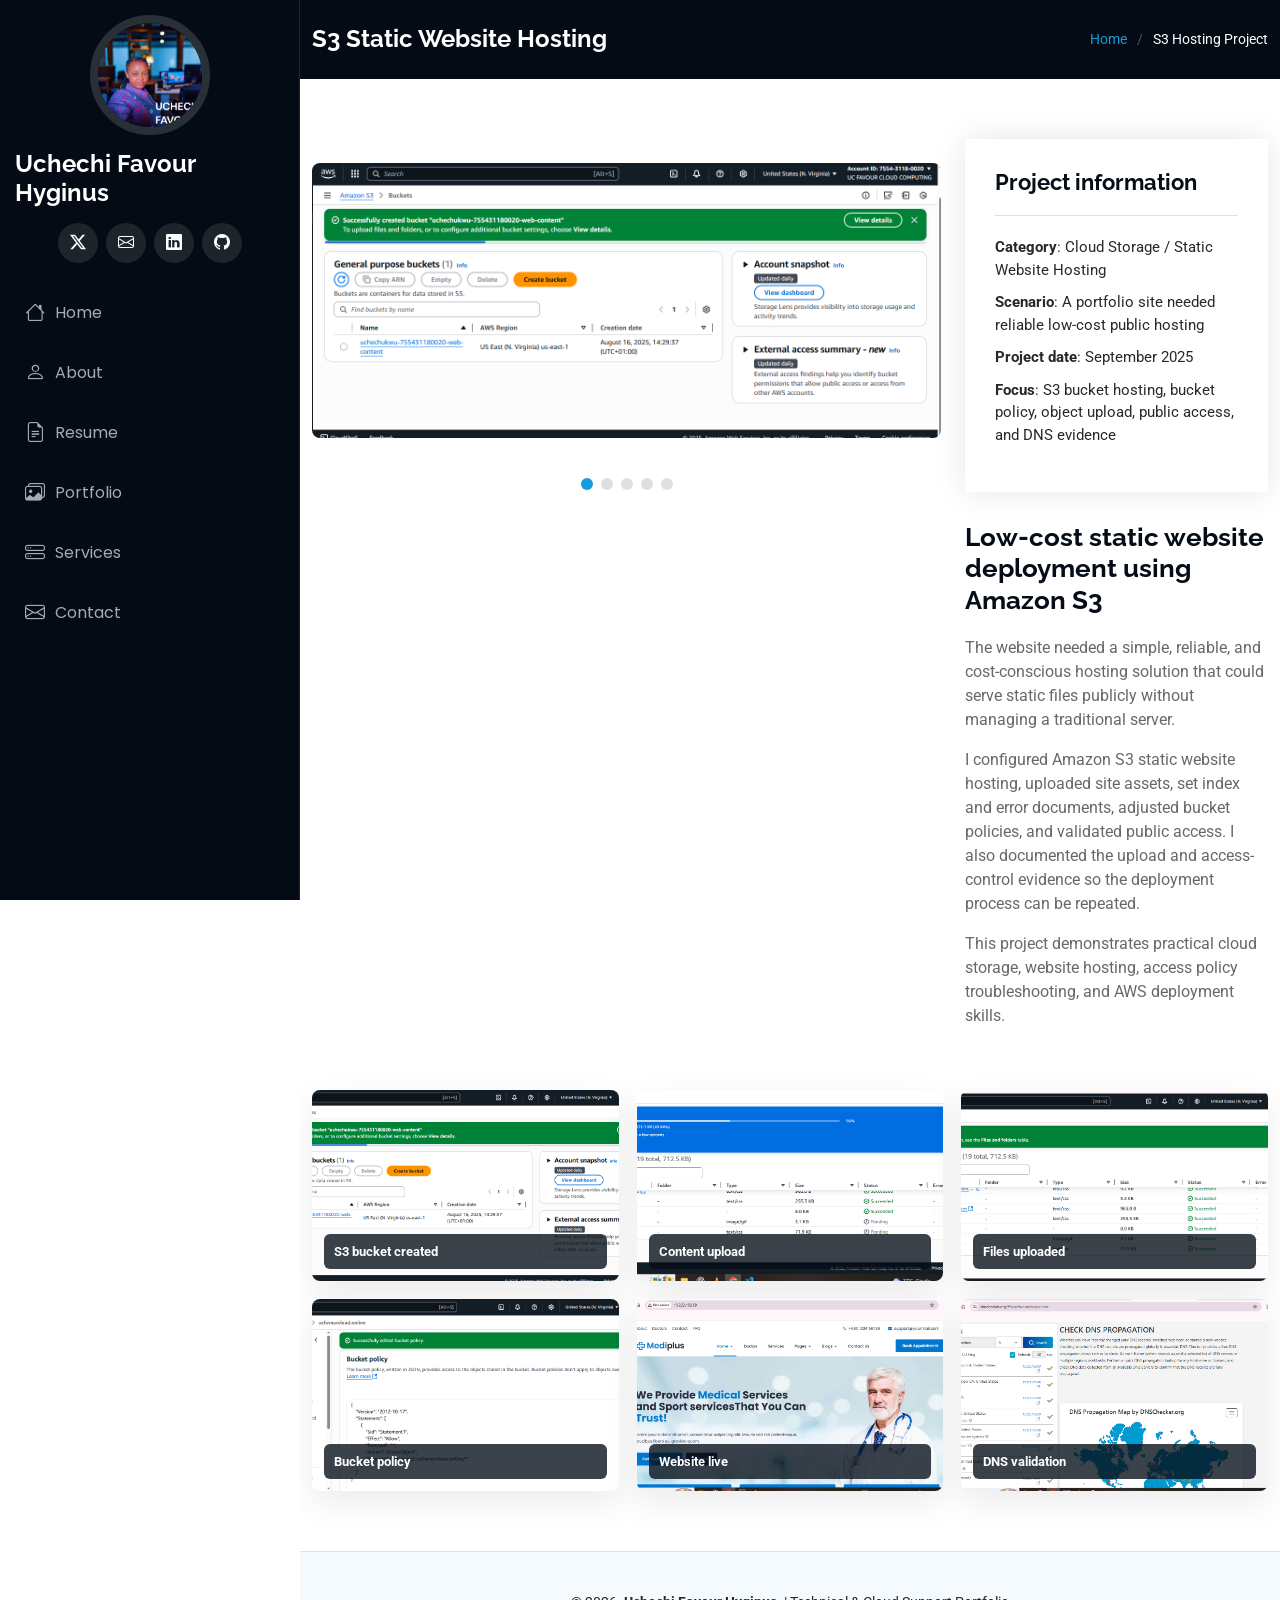
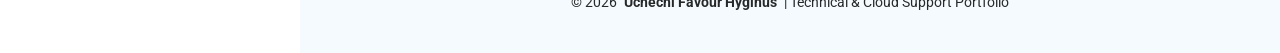
<file: s3-website.html>
<!DOCTYPE html>
<html lang="en">

<head>
  <meta charset="utf-8">
  <meta content="width=device-width, initial-scale=1.0" name="viewport">
  <title>S3 Static Website Hosting - UC Favour Hyginus</title>
  <meta content="Amazon S3 static website hosting project with bucket setup, file upload, bucket policy, public access, website validation, and DNS evidence." name="description">
  <meta content="AWS S3, static website hosting, bucket policy, DNS, cloud hosting" name="keywords">

  <!-- Favicons -->
  <link href="assets/img/favicon.png" rel="icon">
  <link href="assets/img/apple-touch-icon.png" rel="apple-touch-icon">

  <!-- Fonts -->
  <link href="https://fonts.googleapis.com" rel="preconnect">
  <link href="https://fonts.gstatic.com" rel="preconnect" crossorigin>
  <link href="https://fonts.googleapis.com/css2?family=Roboto:ital,wght@0,100;0,300;0,400;0,500;0,700;0,900;1,100;1,300;1,400;1,500;1,700;1,900&family=Poppins:ital,wght@0,100;0,200;0,300;0,400;0,500;0,600;0,700;0,800;0,900;1,100;1,200;1,300;1,400;1,500;1,600;1,700;1,800;1,900&family=Raleway:ital,wght@0,100;0,200;0,300;0,400;0,500;0,600;0,700;0,800;0,900;1,100;1,200;1,300;1,400;1,500;1,600;1,700;1,800;1,900&display=swap" rel="stylesheet">

  <!-- Vendor CSS Files -->
  <link href="assets/vendor/bootstrap/css/bootstrap.min.css" rel="stylesheet">
  <link href="assets/vendor/bootstrap-icons/bootstrap-icons.css" rel="stylesheet">
  <link href="assets/vendor/aos/aos.css" rel="stylesheet">
  <link href="assets/vendor/glightbox/css/glightbox.min.css" rel="stylesheet">
  <link href="assets/vendor/swiper/swiper-bundle.min.css" rel="stylesheet">

  <!-- Main CSS File -->
  <link href="assets/css/main.css" rel="stylesheet">
</head>

<body class="portfolio-details-page">

  <header id="header" class="header dark-background d-flex flex-column">
    <i class="header-toggle d-xl-none bi bi-list"></i>

    <div class="profile-img">
      <img src="assets/img/my-profile-img.jpg" alt="" class="img-fluid rounded-circle">
    </div>

    <a href="index.html" class="logo d-flex align-items-center justify-content-center">
      <!-- Uncomment the line below if you also wish to use an image logo -->
      <!-- <img src="assets/img/logo.png" alt=""> -->
      <h1 class="sitename">Uchechi Favour Hyginus</h1>
    </a>

        <div class="social-links text-center">
      <a href="https://x.com/ucfavour23" target="_blank"><i class="bi bi-twitter-x"></i></a>
      <a href="mailto:ucfavour23@gmail.com"><i class="bi bi-envelope"></i></a>
      <a href="https://linkedin.com/in/uchechifavour" target="_blank"><i class="bi bi-linkedin"></i></a>
      <a href="https://github.com/ucfavour23" target="_blank"><i class="bi bi-github"></i></a>
    </div>

        <nav id="navmenu" class="navmenu">
      <ul>
        <li><a href="index.html#hero"><i class="bi bi-house navicon"></i>Home</a></li>
        <li><a href="index.html#about"><i class="bi bi-person navicon"></i> About</a></li>
        <li><a href="index.html#resume"><i class="bi bi-file-earmark-text navicon"></i> Resume</a></li>
        <li><a href="index.html#portfolio"><i class="bi bi-images navicon"></i> Portfolio</a></li>
        <li><a href="index.html#services"><i class="bi bi-hdd-stack navicon"></i> Services</a></li>
        <li><a href="index.html#contact"><i class="bi bi-envelope navicon"></i> Contact</a></li>
      </ul>
    </nav>

  </header>

  <main class="main">

    <!-- Page Title -->
    <div class="page-title dark-background">
      <div class="container d-lg-flex justify-content-between align-items-center">
        <h1 class="mb-2 mb-lg-0">S3 Static Website Hosting</h1>
        <nav class="breadcrumbs">
          <ol>
            <li><a href="index.html">Home</a></li>
            <li class="current">S3 Hosting Project</li>
          </ol>
        </nav>
      </div>
    </div><!-- End Page Title -->

    <!-- Portfolio Details Section -->
    <section id="portfolio-details" class="portfolio-details section">

      <div class="container" data-aos="fade-up" data-aos-delay="100">

        <div class="row gy-4">

          <div class="col-lg-8">
            <div class="portfolio-details-slider swiper init-swiper">

              <script type="application/json" class="swiper-config">
                {
                  "loop": true,
                  "speed": 600,
                  "autoplay": {
                    "delay": 5000
                  },
                  "slidesPerView": "auto",
                  "pagination": {
                    "el": ".swiper-pagination",
                    "type": "bullets",
                    "clickable": true
                  }
                }
              </script>

              <div class="swiper-wrapper align-items-center">

                <div class="swiper-slide">
                  <img src="assets/img/portfolio/S3 Bucket created.PNG" alt="S3 bucket created for static website hosting">
                </div>

                <div class="swiper-slide">
                  <img src="assets/img/portfolio/uploading content to S3 bucket.PNG" alt="Uploading static website files to S3 bucket">
                </div>

                <div class="swiper-slide">
                  <img src="assets/img/portfolio/files succesful upload.PNG" alt="Static website files successfully uploaded to S3">
                </div>

                <div class="swiper-slide">
                  <img src="assets/img/portfolio/BUCKET POLICY SUCCESFULLY UPDATED.PNG" alt="S3 bucket policy successfully updated">
                </div>

                <div class="swiper-slide">
                  <img src="assets/img/portfolio/mediplus website up and running.PNG" alt="Static website running from S3 hosting">
                </div>

              </div>
              <div class="swiper-pagination"></div>
            </div>
          </div>

          <div class="col-lg-4">
            <div class="portfolio-info" data-aos="fade-up" data-aos-delay="200">
              <h3>Project information</h3>
              <ul>
                <li><strong>Category</strong>: Cloud Storage / Static Website Hosting</li>
                <li><strong>Scenario</strong>: A portfolio site needed reliable low-cost public hosting</li>
                <li><strong>Project date</strong>: September 2025</li>
                <li><strong>Focus</strong>: S3 bucket hosting, bucket policy, object upload, public access, and DNS evidence</li>
              </ul>
            </div>
            <div class="portfolio-description" data-aos="fade-up" data-aos-delay="300">
              <h2>Low-cost static website deployment using Amazon S3</h2>
              <p>
                The website needed a simple, reliable, and cost-conscious hosting solution that could serve static files publicly without managing a traditional server.
              </p>
              <p>
                I configured Amazon S3 static website hosting, uploaded site assets, set index and error documents, adjusted bucket policies, and validated public access. I also documented the upload and access-control evidence so the deployment process can be repeated.
              </p>
              <p>
                This project demonstrates practical cloud storage, website hosting, access policy troubleshooting, and AWS deployment skills.
              </p>
            </div>
          </div>

        </div>

        <div class="evidence-grid" data-aos="fade-up" data-aos-delay="150">
          <a href="assets/img/portfolio/S3 Bucket created.PNG" class="glightbox" data-gallery="s3-hosting-evidence"><img src="assets/img/portfolio/S3 Bucket created.PNG" alt="S3 bucket created"><span>S3 bucket created</span></a>
          <a href="assets/img/portfolio/uploading content to S3 bucket.PNG" class="glightbox" data-gallery="s3-hosting-evidence"><img src="assets/img/portfolio/uploading content to S3 bucket.PNG" alt="Uploading content"><span>Content upload</span></a>
          <a href="assets/img/portfolio/files succesful upload.PNG" class="glightbox" data-gallery="s3-hosting-evidence"><img src="assets/img/portfolio/files succesful upload.PNG" alt="Files uploaded"><span>Files uploaded</span></a>
          <a href="assets/img/portfolio/BUCKET POLICY SUCCESFULLY UPDATED.PNG" class="glightbox" data-gallery="s3-hosting-evidence"><img src="assets/img/portfolio/BUCKET POLICY SUCCESFULLY UPDATED.PNG" alt="Bucket policy updated"><span>Bucket policy</span></a>
          <a href="assets/img/portfolio/mediplus website up and running.PNG" class="glightbox" data-gallery="s3-hosting-evidence"><img src="assets/img/portfolio/mediplus website up and running.PNG" alt="Website live"><span>Website live</span></a>
          <a href="assets/img/portfolio/my DNS CHECKER.PNG" class="glightbox" data-gallery="s3-hosting-evidence"><img src="assets/img/portfolio/my DNS CHECKER.PNG" alt="DNS validation"><span>DNS validation</span></a>
        </div>

      </div>

    </section><!-- /Portfolio Details Section -->

  </main>

  <footer id="footer" class="footer position-relative light-background">

    <div class="container">
      <div class="copyright text-center">
        <p>&copy; 2026 <strong class="px-1 sitename">Uchechi Favour Hyginus</strong> | Technical & Cloud Support Portfolio</p>
      </div>
    </div>

  </footer>

  <!-- Scroll Top -->
  <a href="#" id="scroll-top" class="scroll-top d-flex align-items-center justify-content-center"><i class="bi bi-arrow-up-short"></i></a>

  <!-- Preloader -->
  <div id="preloader"></div>

  <!-- Vendor JS Files -->
  <script src="assets/vendor/bootstrap/js/bootstrap.bundle.min.js"></script>
  <script src="assets/vendor/php-email-form/validate.js"></script>
  <script src="assets/vendor/aos/aos.js"></script>
  <script src="assets/vendor/typed.js/typed.umd.js"></script>
  <script src="assets/vendor/purecounter/purecounter_vanilla.js"></script>
  <script src="assets/vendor/waypoints/noframework.waypoints.js"></script>
  <script src="assets/vendor/glightbox/js/glightbox.min.js"></script>
  <script src="assets/vendor/imagesloaded/imagesloaded.pkgd.min.js"></script>
  <script src="assets/vendor/isotope-layout/isotope.pkgd.min.js"></script>
  <script src="assets/vendor/swiper/swiper-bundle.min.js"></script>

  <!-- Main JS File -->
  <script src="assets/js/main.js"></script>

</body>

</html>
</file>
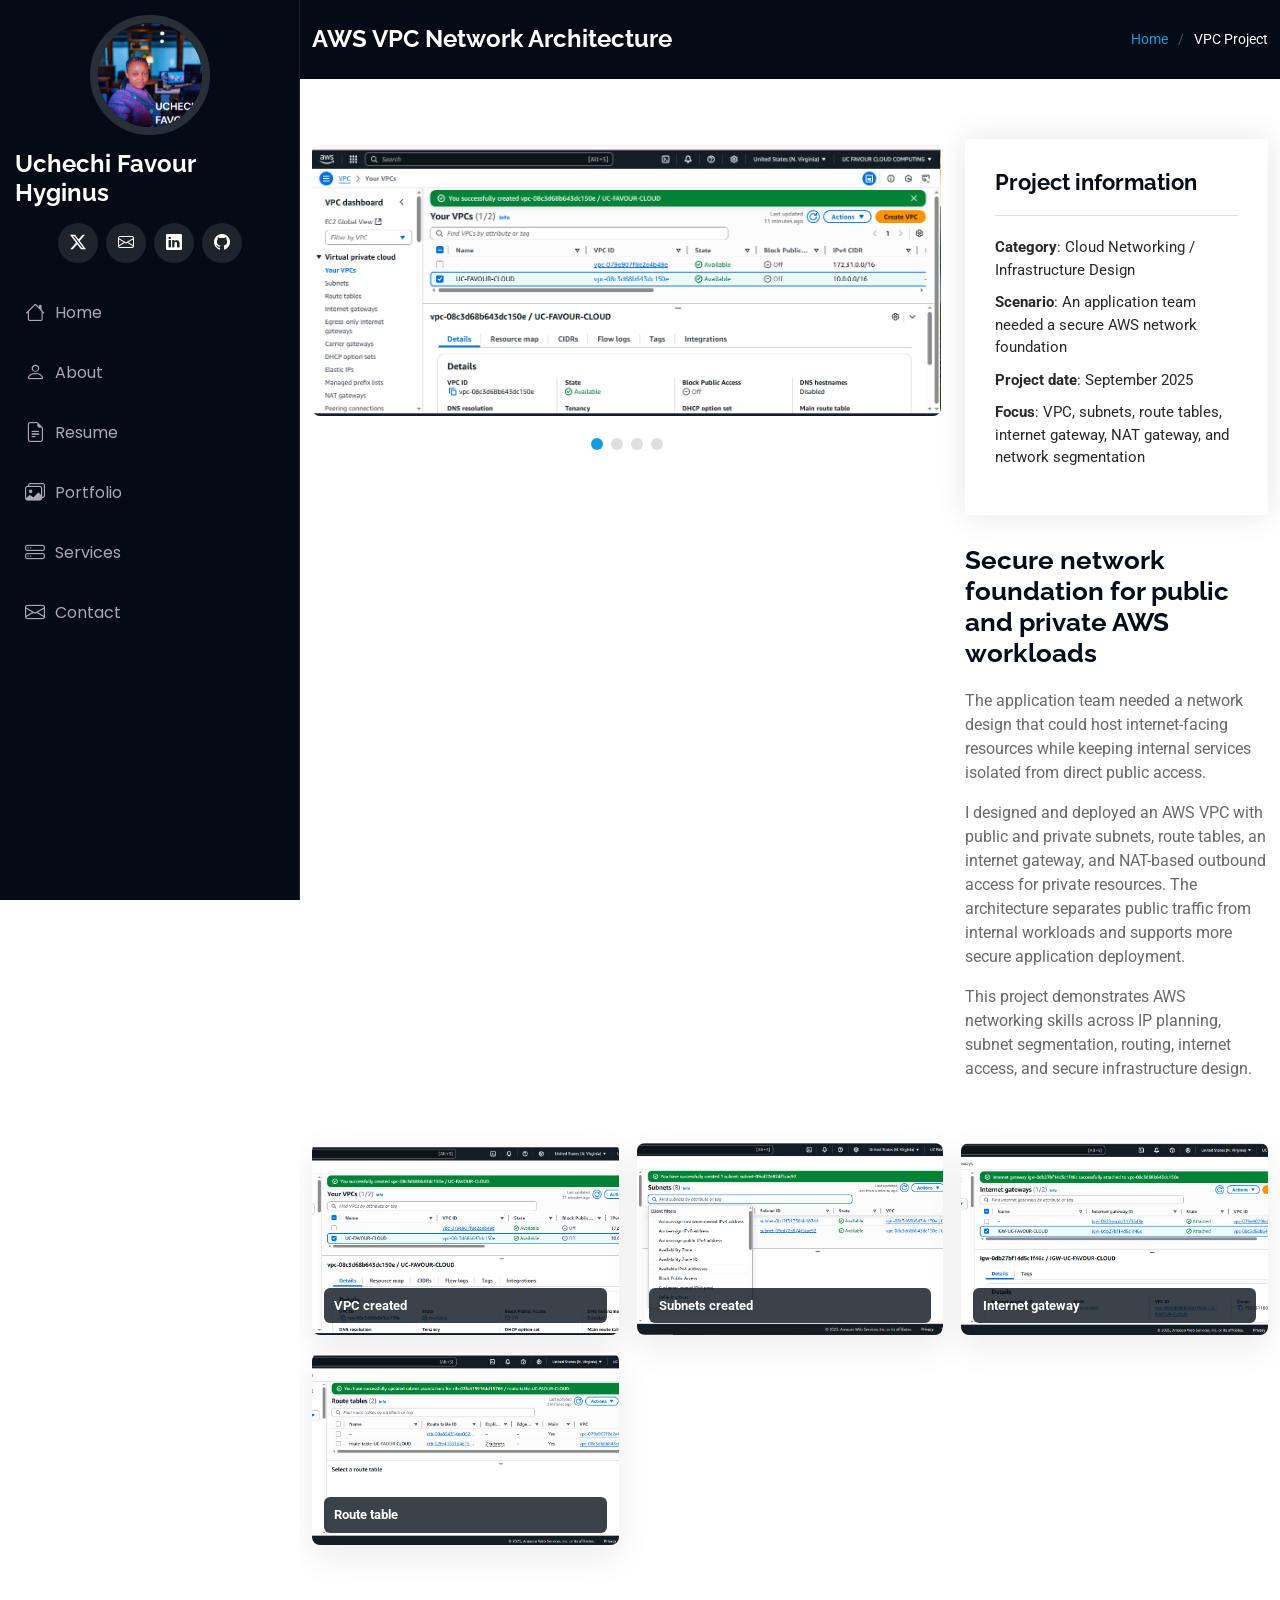
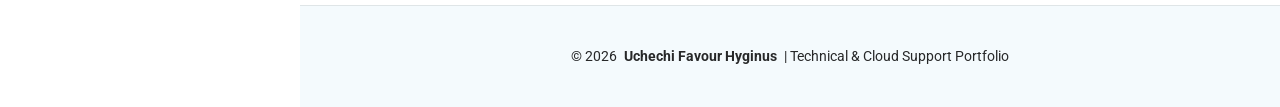
<file: vpc-project.html>
<!DOCTYPE html>
<html lang="en">

<head>
  <meta charset="utf-8">
  <meta content="width=device-width, initial-scale=1.0" name="viewport">
  <title>AWS VPC Network Architecture - UC Favour Hyginus</title>
  <meta content="AWS VPC network architecture project with subnets, route tables, internet gateway, NAT access, and security group segmentation." name="description">
  <meta content="AWS VPC, subnets, route tables, internet gateway, NAT gateway, cloud networking" name="keywords">

  <!-- Favicons -->
  <link href="assets/img/favicon.png" rel="icon">
  <link href="assets/img/apple-touch-icon.png" rel="apple-touch-icon">

  <!-- Fonts -->
  <link href="https://fonts.googleapis.com" rel="preconnect">
  <link href="https://fonts.gstatic.com" rel="preconnect" crossorigin>
  <link href="https://fonts.googleapis.com/css2?family=Roboto:ital,wght@0,100;0,300;0,400;0,500;0,700;0,900;1,100;1,300;1,400;1,500;1,700;1,900&family=Poppins:ital,wght@0,100;0,200;0,300;0,400;0,500;0,600;0,700;0,800;0,900;1,100;1,200;1,300;1,400;1,500;1,600;1,700;1,800;1,900&family=Raleway:ital,wght@0,100;0,200;0,300;0,400;0,500;0,600;0,700;0,800;0,900;1,100;1,200;1,300;1,400;1,500;1,600;1,700;1,800;1,900&display=swap" rel="stylesheet">

  <!-- Vendor CSS Files -->
  <link href="assets/vendor/bootstrap/css/bootstrap.min.css" rel="stylesheet">
  <link href="assets/vendor/bootstrap-icons/bootstrap-icons.css" rel="stylesheet">
  <link href="assets/vendor/aos/aos.css" rel="stylesheet">
  <link href="assets/vendor/glightbox/css/glightbox.min.css" rel="stylesheet">
  <link href="assets/vendor/swiper/swiper-bundle.min.css" rel="stylesheet">

  <!-- Main CSS File -->
  <link href="assets/css/main.css" rel="stylesheet">
</head>

<body class="portfolio-details-page">

  <header id="header" class="header dark-background d-flex flex-column">
    <i class="header-toggle d-xl-none bi bi-list"></i>

    <div class="profile-img">
      <img src="assets/img/my-profile-img.jpg" alt="" class="img-fluid rounded-circle">
    </div>

    <a href="index.html" class="logo d-flex align-items-center justify-content-center">
      <!-- Uncomment the line below if you also wish to use an image logo -->
      <!-- <img src="assets/img/logo.png" alt=""> -->
      <h1 class="sitename">Uchechi Favour Hyginus</h1>
    </a>

        <div class="social-links text-center">
      <a href="https://x.com/ucfavour23" target="_blank"><i class="bi bi-twitter-x"></i></a>
      <a href="mailto:ucfavour23@gmail.com"><i class="bi bi-envelope"></i></a>
      <a href="https://linkedin.com/in/uchechifavour" target="_blank"><i class="bi bi-linkedin"></i></a>
      <a href="https://github.com/ucfavour23" target="_blank"><i class="bi bi-github"></i></a>
    </div>

        <nav id="navmenu" class="navmenu">
      <ul>
        <li><a href="index.html#hero"><i class="bi bi-house navicon"></i>Home</a></li>
        <li><a href="index.html#about"><i class="bi bi-person navicon"></i> About</a></li>
        <li><a href="index.html#resume"><i class="bi bi-file-earmark-text navicon"></i> Resume</a></li>
        <li><a href="index.html#portfolio"><i class="bi bi-images navicon"></i> Portfolio</a></li>
        <li><a href="index.html#services"><i class="bi bi-hdd-stack navicon"></i> Services</a></li>
        <li><a href="index.html#contact"><i class="bi bi-envelope navicon"></i> Contact</a></li>
      </ul>
    </nav>

  </header>

  <main class="main">

    <!-- Page Title -->
    <div class="page-title dark-background">
      <div class="container d-lg-flex justify-content-between align-items-center">
        <h1 class="mb-2 mb-lg-0">AWS VPC Network Architecture</h1>
        <nav class="breadcrumbs">
          <ol>
            <li><a href="index.html">Home</a></li>
            <li class="current">VPC Project</li>
          </ol>
        </nav>
      </div>
    </div><!-- End Page Title -->

    <!-- Portfolio Details Section -->
    <section id="portfolio-details" class="portfolio-details section">

      <div class="container" data-aos="fade-up" data-aos-delay="100">

        <div class="row gy-4">

          <div class="col-lg-8">
            <div class="portfolio-details-slider swiper init-swiper">

              <script type="application/json" class="swiper-config">
                {
                  "loop": true,
                  "speed": 600,
                  "autoplay": {
                    "delay": 5000
                  },
                  "slidesPerView": "auto",
                  "pagination": {
                    "el": ".swiper-pagination",
                    "type": "bullets",
                    "clickable": true
                  }
                }
              </script>

              <div class="swiper-wrapper align-items-center">

                <div class="swiper-slide">
                  <img src="assets/img/portfolio/VPC CREATED.PNG" alt="AWS VPC created">
                </div>

                <div class="swiper-slide">
                  <img src="assets/img/portfolio/2 SUBNET successfully created.PNG" alt="AWS public and private subnets created">
                </div>

                <div class="swiper-slide">
                  <img src="assets/img/portfolio/Internet gateway Attached.PNG" alt="Internet gateway attached to VPC">
                </div>

                <div class="swiper-slide">
                  <img src="assets/img/portfolio/ROUTE-TABLE SUCCESSFULLY ASSOCIATED.PNG" alt="Route table successfully associated">
                </div>

              </div>
              <div class="swiper-pagination"></div>
            </div>
          </div>

          <div class="col-lg-4">
            <div class="portfolio-info" data-aos="fade-up" data-aos-delay="200">
              <h3>Project information</h3>
              <ul>
                <li><strong>Category</strong>: Cloud Networking / Infrastructure Design</li>
                <li><strong>Scenario</strong>: An application team needed a secure AWS network foundation</li>
                <li><strong>Project date</strong>: September 2025</li>
                <li><strong>Focus</strong>: VPC, subnets, route tables, internet gateway, NAT gateway, and network segmentation</li>
              </ul>
            </div>
            <div class="portfolio-description" data-aos="fade-up" data-aos-delay="300">
              <h2>Secure network foundation for public and private AWS workloads</h2>
              <p>
                The application team needed a network design that could host internet-facing resources while keeping internal services isolated from direct public access.
              </p>
              <p>
                I designed and deployed an AWS VPC with public and private subnets, route tables, an internet gateway, and NAT-based outbound access for private resources. The architecture separates public traffic from internal workloads and supports more secure application deployment.
              </p>
              <p>
                This project demonstrates AWS networking skills across IP planning, subnet segmentation, routing, internet access, and secure infrastructure design.
              </p>
            </div>
          </div>

        </div>

        <div class="evidence-grid" data-aos="fade-up" data-aos-delay="150">
          <a href="assets/img/portfolio/VPC CREATED.PNG" class="glightbox" data-gallery="vpc-evidence"><img src="assets/img/portfolio/VPC CREATED.PNG" alt="VPC created"><span>VPC created</span></a>
          <a href="assets/img/portfolio/2 SUBNET successfully created.PNG" class="glightbox" data-gallery="vpc-evidence"><img src="assets/img/portfolio/2 SUBNET successfully created.PNG" alt="Subnets created"><span>Subnets created</span></a>
          <a href="assets/img/portfolio/Internet gateway Attached.PNG" class="glightbox" data-gallery="vpc-evidence"><img src="assets/img/portfolio/Internet gateway Attached.PNG" alt="Internet gateway"><span>Internet gateway</span></a>
          <a href="assets/img/portfolio/ROUTE-TABLE SUCCESSFULLY ASSOCIATED.PNG" class="glightbox" data-gallery="vpc-evidence"><img src="assets/img/portfolio/ROUTE-TABLE SUCCESSFULLY ASSOCIATED.PNG" alt="Route table association"><span>Route table</span></a>
        </div>

      </div>

    </section><!-- /Portfolio Details Section -->

  </main>

  <footer id="footer" class="footer position-relative light-background">

    <div class="container">
      <div class="copyright text-center">
        <p>&copy; 2026 <strong class="px-1 sitename">Uchechi Favour Hyginus</strong> | Technical & Cloud Support Portfolio</p>
      </div>
    </div>

  </footer>

  <!-- Scroll Top -->
  <a href="#" id="scroll-top" class="scroll-top d-flex align-items-center justify-content-center"><i class="bi bi-arrow-up-short"></i></a>

  <!-- Preloader -->
  <div id="preloader"></div>

  <!-- Vendor JS Files -->
  <script src="assets/vendor/bootstrap/js/bootstrap.bundle.min.js"></script>
  <script src="assets/vendor/php-email-form/validate.js"></script>
  <script src="assets/vendor/aos/aos.js"></script>
  <script src="assets/vendor/typed.js/typed.umd.js"></script>
  <script src="assets/vendor/purecounter/purecounter_vanilla.js"></script>
  <script src="assets/vendor/waypoints/noframework.waypoints.js"></script>
  <script src="assets/vendor/glightbox/js/glightbox.min.js"></script>
  <script src="assets/vendor/imagesloaded/imagesloaded.pkgd.min.js"></script>
  <script src="assets/vendor/isotope-layout/isotope.pkgd.min.js"></script>
  <script src="assets/vendor/swiper/swiper-bundle.min.js"></script>

  <!-- Main JS File -->
  <script src="assets/js/main.js"></script>

</body>

</html>
</file>
<file: assets/css/main.css>
/*--------------------------------------------------------------
# Font & Color Variables
# Help: https://bootstrapmade.com/color-system/
--------------------------------------------------------------*/
/* Fonts */
:root {
  --default-font: "Roboto",  system-ui, -apple-system, "Segoe UI", Roboto, "Helvetica Neue", Arial, "Noto Sans", "Liberation Sans", sans-serif, "Apple Color Emoji", "Segoe UI Emoji", "Segoe UI Symbol", "Noto Color Emoji";
  --heading-font: "Raleway",  sans-serif;
  --nav-font: "Poppins",  sans-serif;
}

/* Global Colors - The following color variables are used throughout the website. Updating them here will change the color scheme of the entire website */
:root { 
  --background-color: #ffffff; /* Background color for the entire website, including individual sections */
  --default-color: #272829; /* Default color used for the majority of the text content across the entire website */
  --heading-color: #050d18; /* Color for headings, subheadings and title throughout the website */
  --accent-color: #149ddd; /* Accent color that represents your brand on the website. It's used for buttons, links, and other elements that need to stand out */
  --surface-color: #ffffff; /* The surface color is used as a background of boxed elements within sections, such as cards, icon boxes, or other elements that require a visual separation from the global background. */
  --contrast-color: #ffffff; /* Contrast color for text, ensuring readability against backgrounds of accent, heading, or default colors. */
}

/* Nav Menu Colors - The following color variables are used specifically for the navigation menu. They are separate from the global colors to allow for more customization options */
:root {
  --nav-color: #a8a9b4;  /* The default color of the main navmenu links */
  --nav-hover-color: #ffffff; /* Applied to main navmenu links when they are hovered over or active */
  --nav-mobile-background-color: #040b14; /* Used as the background color for mobile navigation menu */
  --nav-dropdown-background-color: #040b14; /* Used as the background color for dropdown items that appear when hovering over primary navigation items */
  --nav-dropdown-color: #a8a9b4; /* Used for navigation links of the dropdown items in the navigation menu. */
  --nav-dropdown-hover-color: #ffffff; /* Similar to --nav-hover-color, this color is applied to dropdown navigation links when they are hovered over. */
}

/* Color Presets - These classes override global colors when applied to any section or element, providing reuse of the sam color scheme. */

.light-background {
  --background-color: #f4fafd;
  --surface-color: #ffffff;
}

.dark-background {
  --background-color: #040b14;
  --default-color: #ffffff;
  --heading-color: #ffffff;
  --surface-color: #151f2b;
  --contrast-color: #ffffff;
}

/* Smooth scroll */
:root {
  scroll-behavior: smooth;
}

/*--------------------------------------------------------------
# General Styling & Shared Classes
--------------------------------------------------------------*/
body {
  color: var(--default-color);
  background-color: var(--background-color);
  font-family: var(--default-font);
}

a {
  color: var(--accent-color);
  text-decoration: none;
  transition: 0.3s;
}

a:hover {
  color: color-mix(in srgb, var(--accent-color), transparent 25%);
  text-decoration: none;
}

h1,
h2,
h3,
h4,
h5,
h6 {
  color: var(--heading-color);
  font-family: var(--heading-font);
}

/* PHP Email Form Messages
------------------------------*/
.php-email-form .error-message {
  display: none;
  background: #df1529;
  color: #ffffff;
  text-align: left;
  padding: 15px;
  margin-bottom: 24px;
  font-weight: 600;
}

.php-email-form .sent-message {
  display: none;
  color: #ffffff;
  background: #059652;
  text-align: center;
  padding: 15px;
  margin-bottom: 24px;
  font-weight: 600;
}

.php-email-form .loading {
  display: none;
  background: var(--surface-color);
  text-align: center;
  padding: 15px;
  margin-bottom: 24px;
}

.php-email-form .loading:before {
  content: "";
  display: inline-block;
  border-radius: 50%;
  width: 24px;
  height: 24px;
  margin: 0 10px -6px 0;
  border: 3px solid var(--accent-color);
  border-top-color: var(--surface-color);
  animation: php-email-form-loading 1s linear infinite;
}

@keyframes php-email-form-loading {
  0% {
    transform: rotate(0deg);
  }

  100% {
    transform: rotate(360deg);
  }
}

/*--------------------------------------------------------------
# Global Header
--------------------------------------------------------------*/
.header {
  color: var(--default-color);
  background-color: var(--background-color);
  position: fixed;
  top: 0;
  left: 0;
  bottom: 0;
  padding: 0 15px;
  width: 300px;
  transition: all ease-in-out 0.3s;
  overflow-y: auto;
  z-index: 997;
  border-right: 1px solid color-mix(in srgb, var(--default-color), transparent 90%);
}

.header .profile-img img {
  margin: 15px auto;
  display: block;
  width: 120px;
  border: 8px solid color-mix(in srgb, var(--default-color), transparent 85%);
}

.header .logo {
  line-height: 1;
  margin-bottom: 15px;
}

.header .logo img {
  max-height: 32px;
  margin-right: 8px;
}

.header .logo h1 {
  font-size: 24px;
  margin: 0;
  font-weight: 700;
  color: var(--heading-color);
}

.header .social-links {
  margin: 0 0 20px 0;
}

.header .social-links a {
  font-size: 16px;
  display: inline-flex;
  align-items: center;
  justify-content: center;
  background: color-mix(in srgb, var(--default-color), transparent 90%);
  color: var(--default-color);
  margin: 0 2px;
  border-radius: 50%;
  text-align: center;
  width: 40px;
  height: 40px;
  transition: 0.3s;
}

.header .social-links a:hover {
  color: var(--contrast-color);
  background: var(--accent-color);
}

@media (min-width: 1200px) {

  .header~main,
  .header~#footer {
    margin-left: 300px;
  }
}

@media (max-width: 1199px) {
  .header {
    left: -100%;
  }
}

.header.header-show {
  left: 0;
}

.header .header-toggle {
  color: var(--contrast-color);
  background-color: var(--accent-color);
  font-size: 22px;
  display: flex;
  align-items: center;
  justify-content: center;
  width: 40px;
  height: 40px;
  border-radius: 50%;
  cursor: pointer;
  position: fixed;
  top: 15px;
  right: 15px;
  z-index: 9999;
  transition: background-color 0.3s;
}

.header .header-toggle:hover {
  color: var(--contrast-color);
  background-color: color-mix(in srgb, var(--accent-color) 90%, white 15%);
}

/*--------------------------------------------------------------
# Navigation Menu
--------------------------------------------------------------*/
.mobile-nav-toggle {
  display: none;
}

.navmenu {
  padding: 0;
  z-index: 9997;
}

.navmenu ul {
  list-style: none;
  padding: 0 0 20px 0;
  margin: 0;
}

.navmenu a,
.navmenu a:focus {
  color: var(--nav-color);
  padding: 15px 10px;
  font-family: var(--nav-font);
  font-size: 16px;
  font-weight: 400;
  display: flex;
  align-items: center;
  white-space: nowrap;
  transition: 0.3s;
  width: 100%;
}

.navmenu a .navicon,
.navmenu a:focus .navicon {
  font-size: 20px;
  margin-right: 10px;
}

.navmenu a .toggle-dropdown,
.navmenu a:focus .toggle-dropdown {
  font-size: 12px;
  line-height: 0;
  margin-left: auto;
  width: 30px;
  height: 30px;
  display: flex;
  align-items: center;
  justify-content: center;
  border-radius: 50%;
  transition: 0.3s;
  flex-shrink: 0;
  background-color: color-mix(in srgb, var(--accent-color), transparent 90%);
}

.navmenu a .toggle-dropdown:hover,
.navmenu a:focus .toggle-dropdown:hover {
  background-color: var(--accent-color);
  color: var(--contrast-color);
}

.navmenu a:hover,
.navmenu .active,
.navmenu .active:focus {
  color: var(--nav-hover-color);
}

.navmenu a:hover .navicon,
.navmenu .active .navicon,
.navmenu .active:focus .navicon {
  color: var(--accent-color);
}

.navmenu .active .toggle-dropdown,
.navmenu .active:focus .toggle-dropdown {
  background-color: var(--accent-color);
  color: var(--contrast-color);
  transform: rotate(180deg);
}

.navmenu .dropdown {
  display: block;
}

.navmenu .dropdown a,
.navmenu .dropdown a:focus {
  color: --nav-dropdown-color;
}

.navmenu .dropdown a:hover,
.navmenu .dropdown .active,
.navmenu .dropdown .active:focus {
  color: var(--nav-dropdown-hover-color);
}

.navmenu .dropdown ul {
  position: static;
  display: none;
  z-index: 99;
  padding: 5px 10px;
  margin: 5px 10px;
  background-color: var(--nav-dropdown-background-color);
  border: 1px solid color-mix(in srgb, var(--default-color), transparent 90%);
  box-shadow: none;
  transition: all 0.5s ease-in-out;
}

.navmenu .dropdown ul ul {
  background-color: rgba(33, 37, 41, 0.1);
}

.navmenu .dropdown>.dropdown-active {
  display: block;
  background-color: rgba(33, 37, 41, 0.03);
}

/*--------------------------------------------------------------
# Global Footer
--------------------------------------------------------------*/
.footer {
  color: var(--default-color);
  background-color: var(--background-color);
  font-size: 14px;
  padding: 40px 0;
  position: relative;
  border-top: 1px solid color-mix(in srgb, var(--default-color), transparent 90%);
}

.footer .copyright p {
  margin-bottom: 0;
}

.footer .credits {
  margin-top: 4px;
  font-size: 13px;
  text-align: center;
}

/*--------------------------------------------------------------
# Preloader
--------------------------------------------------------------*/
#preloader {
  position: fixed;
  inset: 0;
  z-index: 999999;
  overflow: hidden;
  background: var(--background-color);
  transition: all 0.6s ease-out;
}

#preloader:before {
  content: "";
  position: fixed;
  top: calc(50% - 30px);
  left: calc(50% - 30px);
  border: 6px solid #ffffff;
  border-color: var(--accent-color) transparent var(--accent-color) transparent;
  border-radius: 50%;
  width: 60px;
  height: 60px;
  animation: animate-preloader 1.5s linear infinite;
}

@keyframes animate-preloader {
  0% {
    transform: rotate(0deg);
  }

  100% {
    transform: rotate(360deg);
  }
}

/*--------------------------------------------------------------
# Scroll Top Button
--------------------------------------------------------------*/
.scroll-top {
  position: fixed;
  visibility: hidden;
  opacity: 0;
  right: 15px;
  bottom: -15px;
  z-index: 99999;
  background-color: var(--accent-color);
  width: 44px;
  height: 44px;
  border-radius: 50px;
  transition: all 0.4s;
}

.scroll-top i {
  font-size: 24px;
  color: var(--contrast-color);
  line-height: 0;
}

.scroll-top:hover {
  background-color: color-mix(in srgb, var(--accent-color), transparent 20%);
  color: var(--contrast-color);
}

.scroll-top.active {
  visibility: visible;
  opacity: 1;
  bottom: 15px;
}

/*--------------------------------------------------------------
# Disable aos animation delay on mobile devices
--------------------------------------------------------------*/
@media screen and (max-width: 768px) {
  [data-aos-delay] {
    transition-delay: 0 !important;
  }
}

/*--------------------------------------------------------------
# Global Page Titles & Breadcrumbs
--------------------------------------------------------------*/
.page-title {
  color: var(--default-color);
  background-color: var(--background-color);
  padding: 25px 0;
  position: relative;
}

.page-title h1 {
  font-size: 24px;
  font-weight: 700;
}

.page-title .breadcrumbs ol {
  display: flex;
  flex-wrap: wrap;
  list-style: none;
  padding: 0;
  margin: 0;
  font-size: 14px;
  font-weight: 400;
}

.page-title .breadcrumbs ol li+li {
  padding-left: 10px;
}

.page-title .breadcrumbs ol li+li::before {
  content: "/";
  display: inline-block;
  padding-right: 10px;
  color: color-mix(in srgb, var(--default-color), transparent 70%);
}

/*--------------------------------------------------------------
# Global Sections
--------------------------------------------------------------*/
section,
.section {
  color: var(--default-color);
  background-color: var(--background-color);
  padding: 60px 0;
  overflow: clip;
}

/*--------------------------------------------------------------
# Global Section Titles
--------------------------------------------------------------*/
.section-title {
  padding-bottom: 60px;
  position: relative;
}

.section-title h2 {
  font-size: 32px;
  font-weight: 700;
  margin-bottom: 20px;
  padding-bottom: 20px;
  position: relative;
}

.section-title h2:after {
  content: "";
  position: absolute;
  display: block;
  width: 50px;
  height: 3px;
  background: var(--accent-color);
  left: 0;
  bottom: 0;
}

.section-title p {
  margin-bottom: 0;
}

/*--------------------------------------------------------------
# Hero Section
--------------------------------------------------------------*/
.hero {
  width: 100%;
  min-height: 100vh;
  position: relative;
  padding: 80px 0;
  display: flex;
  align-items: center;
  justify-content: center;
}

.hero img {
  position: absolute;
  inset: 0;
  display: block;
  width: 100%;
  height: 100%;
  object-fit: cover;
  z-index: 1;
}

.hero:before {
  content: "";
  background: color-mix(in srgb, var(--background-color), transparent 70%);
  position: absolute;
  inset: 0;
  z-index: 2;
}

.hero .container {
  position: relative;
  z-index: 3;
}

.hero h2 {
  margin: 0;
  font-size: 64px;
  font-weight: 700;
}

.hero p {
  margin: 5px 0 0 0;
  font-size: 26px;
}

.hero p span {
  letter-spacing: 1px;
  border-bottom: 2px solid var(--accent-color);
}

.hero .hero-summary {
  max-width: 760px;
  margin-top: 16px;
  font-size: 20px;
  line-height: 1.6;
}

.hero .hero-summary,
.hero .visitor-counter {
  color: color-mix(in srgb, var(--default-color), transparent 12%);
}

.hero .visitor-counter {
  margin-top: 18px;
  font-size: 14px;
}

.hero-actions {
  display: flex;
  flex-wrap: wrap;
  gap: 12px;
  margin-top: 24px;
}

.hero-btn {
  display: inline-flex;
  align-items: center;
  gap: 8px;
  border-radius: 6px;
  padding: 12px 16px;
  font-size: 15px;
  font-weight: 700;
}

.hero-btn.primary {
  background: var(--accent-color);
  color: var(--contrast-color);
}

.hero-btn.primary:hover {
  color: var(--contrast-color);
  background: color-mix(in srgb, var(--accent-color), black 14%);
}

.hero-btn.secondary {
  border: 1px solid color-mix(in srgb, var(--contrast-color), transparent 55%);
  color: var(--contrast-color);
}

.hero-btn.secondary:hover {
  color: var(--contrast-color);
  background: color-mix(in srgb, var(--contrast-color), transparent 88%);
}

.hero .social-links {
  margin-top: 25px;
}

.hero .social-links a {
  font-size: 24px;
  display: inline-block;
  color: color-mix(in srgb, var(--default-color), transparent 50%);
  line-height: 1;
  margin-right: 20px;
  transition: 0.3s;
}

.hero .social-links a:hover {
  color: var(--accent-color);
}

@media (max-width: 768px) {
  .hero h2 {
    font-size: 32px;
  }

  .hero p {
    font-size: 20px;
  }

  .hero .hero-summary {
    font-size: 16px;
  }

  .hero-actions {
    flex-direction: column;
    align-items: flex-start;
  }
}

/*--------------------------------------------------------------
# About Section
--------------------------------------------------------------*/
.about .content h2 {
  font-weight: 700;
  font-size: 24px;
}

.about .content ul {
  list-style: none;
  padding: 0;
}

.about .content ul li {
  margin-bottom: 20px;
  display: flex;
  align-items: center;
}

.about .content ul strong {
  margin-right: 10px;
}

.about .content ul i {
  font-size: 16px;
  margin-right: 5px;
  color: var(--accent-color);
  line-height: 0;
}

/*--------------------------------------------------------------
# Stats Section
--------------------------------------------------------------*/
.stats .stats-item {
  padding: 30px;
  width: 100%;
}

.stats .stats-item i {
  color: var(--accent-color);
  display: block;
  font-size: 44px;
  float: left;
  line-height: 0;
}

.stats .stats-item .purecounter {
  color: var(--heading-color);
  font-size: 48px;
  line-height: 40px;
  display: block;
  font-weight: 700;
  margin-left: 60px;
}

.stats .stats-item p {
  color: color-mix(in srgb, var(--default-color), transparent 40%);
  padding: 15px 0 0 0;
  margin: 0 0 0 60px;
  font-family: var(--heading-font);
  font-size: 14px;
}

/*--------------------------------------------------------------
# Skills Section
--------------------------------------------------------------*/
.skill-group,
.value-item {
  background: var(--surface-color);
  border: 1px solid color-mix(in srgb, var(--default-color), transparent 88%);
  border-radius: 8px;
  padding: 26px;
  box-shadow: 0 12px 34px rgba(5, 13, 24, 0.06);
}

.skill-group i,
.value-item i {
  display: inline-flex;
  align-items: center;
  justify-content: center;
  width: 46px;
  height: 46px;
  margin-bottom: 18px;
  border-radius: 50%;
  color: var(--contrast-color);
  background: var(--accent-color);
  font-size: 22px;
}

.skill-group h4,
.value-item h3 {
  font-size: 18px;
  font-weight: 700;
  margin-bottom: 10px;
}

.skill-group p,
.value-item p {
  color: color-mix(in srgb, var(--default-color), transparent 28%);
  line-height: 1.7;
  margin: 0;
}

/*--------------------------------------------------------------
# Resume Section
--------------------------------------------------------------*/
.resume .resume-title {
  color: var(--heading-color);
  font-size: 26px;
  font-weight: 700;
  margin-top: 20px;
  margin-bottom: 20px;
}

.resume .resume-item {
  padding: 0 0 20px 20px;
  margin-top: -2px;
  border-left: 2px solid var(--accent-color);
  position: relative;
}

.resume .resume-item h4 {
  line-height: 18px;
  font-size: 18px;
  font-weight: 600;
  text-transform: uppercase;
  color: color-mix(in srgb, var(--default-color), transparent 20%);
  margin-bottom: 10px;
}

.resume .resume-item h5 {
  font-size: 16px;
  padding: 5px 15px;
  display: inline-block;
  font-weight: 600;
  margin-bottom: 10px;
}

.resume .resume-item ul {
  padding-left: 20px;
}

.resume .resume-item ul li {
  padding-bottom: 10px;
}

.resume .resume-item:last-child {
  padding-bottom: 0;
}

.resume .resume-item::before {
  content: "";
  position: absolute;
  width: 16px;
  height: 16px;
  border-radius: 50px;
  left: -9px;
  top: 0;
  background: var(--background-color);
  border: 2px solid var(--accent-color);
}

/*--------------------------------------------------------------
# Portfolio Section
--------------------------------------------------------------*/
.portfolio .portfolio-filters {
  padding: 0;
  margin: 0 auto 20px auto;
  list-style: none;
  text-align: center;
}

.portfolio .portfolio-filters li {
  cursor: pointer;
  display: inline-block;
  padding: 0;
  font-size: 14px;
  font-weight: 400;
  margin: 0 10px;
  line-height: 1;
  text-transform: uppercase;
  margin-bottom: 10px;
  transition: all 0.3s ease-in-out;
}

.portfolio .portfolio-filters li:hover,
.portfolio .portfolio-filters li.filter-active {
  color: var(--accent-color);
}

.portfolio .portfolio-filters li:first-child {
  margin-left: 0;
}

.portfolio .portfolio-filters li:last-child {
  margin-right: 0;
}

@media (max-width: 575px) {
  .portfolio .portfolio-filters li {
    font-size: 14px;
    margin: 0 5px;
  }
}

.portfolio .portfolio-content {
  position: relative;
  overflow: hidden;
  border-radius: 8px;
  background: var(--surface-color);
  box-shadow: 0 12px 34px rgba(5, 13, 24, 0.08);
}

.portfolio .portfolio-content img {
  transition: 0.3s;
  width: 100%;
  aspect-ratio: 16 / 10;
  object-fit: cover;
}

.portfolio .portfolio-content .portfolio-info {
  opacity: 0;
  position: absolute;
  inset: 0;
  z-index: 3;
  transition: all ease-in-out 0.3s;
  background: rgba(0, 0, 0, 0.6);
  padding: 15px;
}

.portfolio .portfolio-content .portfolio-info h4 {
  font-size: 14px;
  padding: 5px 10px;
  font-weight: 400;
  color: #ffffff;
  display: inline-block;
  background-color: var(--accent-color);
}

.portfolio .portfolio-content .portfolio-info p {
  position: absolute;
  bottom: 10px;
  text-align: center;
  display: inline-block;
  left: 0;
  right: 0;
  font-size: 16px;
  font-weight: 600;
  color: rgba(255, 255, 255, 0.8);
}

.portfolio .portfolio-content .portfolio-info .preview-link,
.portfolio .portfolio-content .portfolio-info .details-link {
  position: absolute;
  left: calc(50% - 40px);
  font-size: 26px;
  top: calc(50% - 14px);
  color: #fff;
  transition: 0.3s;
  line-height: 1.2;
}

.portfolio .portfolio-content .portfolio-info .preview-link:hover,
.portfolio .portfolio-content .portfolio-info .details-link:hover {
  color: var(--accent-color);
}

.portfolio .portfolio-content .portfolio-info .details-link {
  left: 50%;
  font-size: 34px;
  line-height: 0;
}

.portfolio .portfolio-content:hover .portfolio-info {
  opacity: 1;
}

.portfolio .portfolio-content:hover img {
  transform: scale(1.1);
}

.featured-projects {
  margin-bottom: 46px;
}

.featured-project-card {
  background: var(--surface-color);
  border: 1px solid color-mix(in srgb, var(--default-color), transparent 88%);
  border-radius: 8px;
  overflow: hidden;
  box-shadow: 0 18px 45px rgba(5, 13, 24, 0.08);
}

.featured-project-image {
  display: block;
  background: #eef6fb;
}

.featured-project-image img {
  width: 100%;
  aspect-ratio: 16 / 9;
  object-fit: cover;
  display: block;
}

.featured-project-body {
  padding: 26px;
}

.project-eyebrow {
  color: var(--accent-color);
  font-family: var(--nav-font);
  font-size: 12px;
  font-weight: 700;
  text-transform: uppercase;
  margin-bottom: 10px;
}

.featured-project-body h3 {
  font-size: 24px;
  font-weight: 700;
  margin-bottom: 12px;
}

.featured-project-body p {
  color: color-mix(in srgb, var(--default-color), transparent 22%);
  line-height: 1.7;
  margin-bottom: 18px;
}

.project-tags {
  display: flex;
  flex-wrap: wrap;
  gap: 8px;
  margin-bottom: 22px;
}

.project-tags span {
  border: 1px solid color-mix(in srgb, var(--accent-color), transparent 72%);
  color: color-mix(in srgb, var(--heading-color), transparent 18%);
  border-radius: 999px;
  font-size: 12px;
  font-weight: 600;
  padding: 6px 10px;
  background: color-mix(in srgb, var(--accent-color), transparent 94%);
}

.project-actions {
  display: flex;
  flex-wrap: wrap;
  gap: 10px;
}

.btn-project,
.btn-project-outline {
  display: inline-flex;
  align-items: center;
  gap: 8px;
  border-radius: 6px;
  padding: 10px 14px;
  font-size: 14px;
  font-weight: 700;
}

.btn-project {
  background: var(--accent-color);
  color: var(--contrast-color);
}

.btn-project:hover {
  color: var(--contrast-color);
  background: color-mix(in srgb, var(--accent-color), black 15%);
}

.btn-project-outline {
  border: 1px solid color-mix(in srgb, var(--accent-color), transparent 55%);
  color: var(--accent-color);
}

.btn-project-outline:hover {
  background: color-mix(in srgb, var(--accent-color), transparent 92%);
}

.section-subtitle {
  margin: 0 0 22px;
}

.section-subtitle h3 {
  font-size: 22px;
  font-weight: 700;
  margin-bottom: 6px;
}

.section-subtitle p {
  color: color-mix(in srgb, var(--default-color), transparent 30%);
  margin: 0;
}

.lab-capability-grid {
  display: grid;
  grid-template-columns: repeat(3, minmax(0, 1fr));
  gap: 24px;
}

.lab-card {
  background: var(--surface-color);
  border: 1px solid color-mix(in srgb, var(--default-color), transparent 88%);
  border-radius: 8px;
  overflow: hidden;
  box-shadow: 0 14px 34px rgba(5, 13, 24, 0.07);
  display: flex;
  flex-direction: column;
}

.lab-card-featured {
  grid-column: span 2;
}

.lab-card-image {
  display: block;
  background: #eef6fb;
}

.lab-card-image img {
  width: 100%;
  aspect-ratio: 16 / 9;
  object-fit: cover;
  display: block;
}

.lab-card-body {
  padding: 22px;
  display: flex;
  flex: 1;
  flex-direction: column;
}

.lab-card-body h4 {
  font-size: 20px;
  font-weight: 700;
  margin-bottom: 10px;
}

.lab-card-body p {
  color: color-mix(in srgb, var(--default-color), transparent 24%);
  line-height: 1.65;
  margin-bottom: 18px;
}

.lab-card .project-tags {
  margin-top: auto;
}

.lab-link {
  display: inline-flex;
  align-items: center;
  gap: 6px;
  color: var(--accent-color);
  font-weight: 700;
}

.lab-link:hover {
  color: color-mix(in srgb, var(--accent-color), black 16%);
}

/*--------------------------------------------------------------
# Services Section
--------------------------------------------------------------*/
.services .service-item {
  position: relative;
}

.services .service-item .icon {
  background: var(--accent-color);
  display: flex;
  align-items: center;
  justify-content: center;
  width: 54px;
  height: 54px;
  border-radius: 50%;
  transition: 0.5s;
  border: 1px solid var(--accent-color);
  margin-right: 20px;
}

.services .service-item .icon i {
  color: var(--contrast-color);
  font-size: 24px;
  line-height: 0;
}

.services .service-item:hover .icon {
  background: var(--surface-color);
}

.services .service-item:hover .icon i {
  color: var(--accent-color);
}

.services .service-item .title {
  font-weight: 700;
  margin-bottom: 15px;
  font-size: 18px;
}

.services .service-item .title a {
  color: var(--heading-color);
}

.services .service-item .title a:hover {
  color: var(--accent-color);
}

.services .service-item .description {
  line-height: 24px;
  font-size: 14px;
}

/*--------------------------------------------------------------
# Testimonials Section
--------------------------------------------------------------*/
.testimonials .testimonials-carousel,
.testimonials .testimonials-slider {
  overflow: hidden;
}

.testimonials .testimonial-item {
  box-sizing: content-box;
  text-align: center;
  min-height: 320px;
}

.testimonials .testimonial-item .testimonial-img {
  width: 90px;
  border-radius: 50%;
  margin: 0 auto;
}

.testimonials .testimonial-item h3 {
  font-size: 18px;
  font-weight: bold;
  margin: 10px 0 5px 0;
}

.testimonials .testimonial-item h4 {
  font-size: 14px;
  color: color-mix(in srgb, var(--default-color), transparent 20%);
  margin: 0;
}

.testimonials .testimonial-item .quote-icon-left,
.testimonials .testimonial-item .quote-icon-right {
  color: color-mix(in srgb, var(--accent-color), transparent 40%);
  font-size: 26px;
  line-height: 0;
}

.testimonials .testimonial-item .quote-icon-left {
  display: inline-block;
  left: -5px;
  position: relative;
}

.testimonials .testimonial-item .quote-icon-right {
  display: inline-block;
  right: -5px;
  position: relative;
  top: 10px;
  transform: scale(-1, -1);
}

.testimonials .testimonial-item p {
  font-style: italic;
  margin: 0 15px 15px 15px;
  padding: 20px;
  background-color: var(--surface-color);
  position: relative;
  margin-bottom: 35px;
  border-radius: 6px;
  box-shadow: 0px 2px 15px rgba(0, 0, 0, 0.1);
}

.testimonials .testimonial-item p::after {
  content: "";
  width: 0;
  height: 0;
  border-top: 20px solid var(--surface-color);
  border-right: 20px solid transparent;
  border-left: 20px solid transparent;
  position: absolute;
  bottom: -20px;
  left: calc(50% - 20px);
}

.testimonials .swiper-wrapper {
  height: auto;
}

.testimonials .swiper-pagination {
  margin-top: 40px;
  position: relative;
}

.testimonials .swiper-pagination .swiper-pagination-bullet {
  width: 12px;
  height: 12px;
  background-color: var(--background-color);
  opacity: 1;
  border: 1px solid var(--accent-color);
}

.testimonials .swiper-pagination .swiper-pagination-bullet-active {
  background-color: var(--accent-color);
}

/*--------------------------------------------------------------
# Contact Section
--------------------------------------------------------------*/
.contact .info-wrap {
  background-color: var(--surface-color);
  box-shadow: 0px 0px 20px rgba(0, 0, 0, 0.1);
  padding: 30px;
}

@media (max-width: 575px) {
  .contact .info-wrap {
    padding: 20px;
  }
}

.contact .info-item {
  margin-bottom: 40px;
}

.contact .info-item i {
  font-size: 20px;
  color: var(--accent-color);
  background: color-mix(in srgb, var(--accent-color), transparent 92%);
  width: 44px;
  height: 44px;
  display: flex;
  justify-content: center;
  align-items: center;
  border-radius: 50px;
  transition: all 0.3s ease-in-out;
  margin-right: 15px;
}

.contact .info-item h3 {
  padding: 0;
  font-size: 18px;
  font-weight: 700;
  margin-bottom: 5px;
}

.contact .info-item p {
  padding: 0;
  margin-bottom: 0;
  font-size: 14px;
}

.contact .info-item:hover i {
  background: var(--accent-color);
  color: var(--contrast-color);
}

.contact .php-email-form {
  background-color: var(--surface-color);
  height: 100%;
  padding: 30px;
  box-shadow: 0px 0px 20px rgba(0, 0, 0, 0.1);
}

@media (max-width: 575px) {
  .contact .php-email-form {
    padding: 20px;
  }
}

.contact .php-email-form input[type=text],
.contact .php-email-form input[type=email],
.contact .php-email-form textarea {
  font-size: 14px;
  padding: 10px 15px;
  box-shadow: none;
  border-radius: 0;
  color: var(--default-color);
  background-color: var(--surface-color);
  border-color: color-mix(in srgb, var(--default-color), transparent 80%);
}

.contact .php-email-form input[type=text]:focus,
.contact .php-email-form input[type=email]:focus,
.contact .php-email-form textarea:focus {
  border-color: var(--accent-color);
}

.contact .php-email-form input[type=text]::placeholder,
.contact .php-email-form input[type=email]::placeholder,
.contact .php-email-form textarea::placeholder {
  color: color-mix(in srgb, var(--default-color), transparent 70%);
}

.contact .php-email-form button[type=submit] {
  color: var(--contrast-color);
  background: var(--accent-color);
  border: 0;
  padding: 10px 30px;
  transition: 0.4s;
  border-radius: 50px;
}

.contact .php-email-form button[type=submit]:hover {
  background: color-mix(in srgb, var(--accent-color), transparent 25%);
}

/*--------------------------------------------------------------
# Portfolio Details Section
--------------------------------------------------------------*/
.portfolio-details .portfolio-details-slider img {
  width: 100%;
  max-height: 620px;
  object-fit: contain;
  background: #f4fafd;
  border-radius: 8px;
}

.portfolio-details .portfolio-details-slider .swiper-pagination {
  margin-top: 20px;
  position: relative;
}

.portfolio-details .portfolio-details-slider .swiper-pagination .swiper-pagination-bullet {
  width: 12px;
  height: 12px;
  background-color: color-mix(in srgb, var(--default-color), transparent 85%);
  opacity: 1;
}

.portfolio-details .portfolio-details-slider .swiper-pagination .swiper-pagination-bullet-active {
  background-color: var(--accent-color);
}

.portfolio-details .portfolio-info {
  padding: 30px;
  box-shadow: 0px 0 30px rgba(0, 0, 0, 0.1);
}

.portfolio-details .portfolio-info h3 {
  font-size: 22px;
  font-weight: 700;
  margin-bottom: 20px;
  padding-bottom: 20px;
  border-bottom: 1px solid color-mix(in srgb, var(--default-color), transparent 85%);
}

.portfolio-details .portfolio-info ul {
  list-style: none;
  padding: 0;
  font-size: 15px;
}

.portfolio-details .portfolio-info ul li+li {
  margin-top: 10px;
}

.portfolio-details .portfolio-description {
  padding-top: 30px;
}

.portfolio-details .portfolio-description h2 {
  font-size: 26px;
  font-weight: 700;
  margin-bottom: 20px;
}

.portfolio-details .portfolio-description p {
  padding: 0;
  color: color-mix(in srgb, var(--default-color), transparent 30%);
}

.evidence-grid {
  display: grid;
  grid-template-columns: repeat(3, minmax(0, 1fr));
  gap: 18px;
  margin-top: 46px;
}

.evidence-grid a {
  position: relative;
  display: block;
  overflow: hidden;
  border-radius: 8px;
  background: var(--surface-color);
  box-shadow: 0 12px 34px rgba(5, 13, 24, 0.08);
  color: var(--contrast-color);
}

.evidence-grid img {
  width: 100%;
  aspect-ratio: 16 / 10;
  object-fit: cover;
  display: block;
  transition: transform 0.3s ease;
}

.evidence-grid span {
  position: absolute;
  left: 12px;
  right: 12px;
  bottom: 12px;
  background: rgba(5, 13, 24, 0.78);
  border-radius: 6px;
  padding: 8px 10px;
  color: #ffffff;
  font-size: 13px;
  font-weight: 700;
}

.evidence-grid a:hover img {
  transform: scale(1.05);
}

@media (max-width: 991px) {
  .lab-capability-grid {
    grid-template-columns: repeat(2, minmax(0, 1fr));
  }

  .lab-card-featured {
    grid-column: span 2;
  }

  .evidence-grid {
    grid-template-columns: repeat(2, minmax(0, 1fr));
  }
}

@media (max-width: 575px) {
  .featured-project-body {
    padding: 20px;
  }

  .featured-project-body h3 {
    font-size: 21px;
  }

  .project-actions {
    flex-direction: column;
  }

  .btn-project,
  .btn-project-outline {
    justify-content: center;
  }

  .lab-capability-grid {
    grid-template-columns: 1fr;
  }

  .lab-card-featured {
    grid-column: auto;
  }

  .lab-card-body {
    padding: 20px;
  }

  .evidence-grid {
    grid-template-columns: 1fr;
  }
}

/*--------------------------------------------------------------
# Service Details Section
--------------------------------------------------------------*/
.service-details .services-list {
  padding: 10px 30px;
  border: 1px solid color-mix(in srgb, var(--default-color), transparent 90%);
  margin-bottom: 20px;
}

.service-details .services-list a {
  display: block;
  line-height: 1;
  padding: 8px 0 8px 15px;
  border-left: 3px solid color-mix(in srgb, var(--default-color), transparent 70%);
  margin: 20px 0;
  color: color-mix(in srgb, var(--default-color), transparent 20%);
  transition: 0.3s;
}

.service-details .services-list a.active {
  color: var(--heading-color);
  font-weight: 700;
  border-color: var(--accent-color);
}

.service-details .services-list a:hover {
  border-color: var(--accent-color);
}

.service-details .services-img {
  margin-bottom: 20px;
}

.service-details h3 {
  font-size: 26px;
  font-weight: 700;
}

.service-details h4 {
  font-size: 20px;
  font-weight: 700;
}

.service-details p {
  font-size: 15px;
}

.service-details ul {
  list-style: none;
  padding: 0;
  font-size: 15px;
}

.service-details ul li {
  padding: 5px 0;
  display: flex;
  align-items: center;
}

.service-details ul i {
  font-size: 20px;
  margin-right: 8px;
  color: var(--accent-color);
}
</file>
